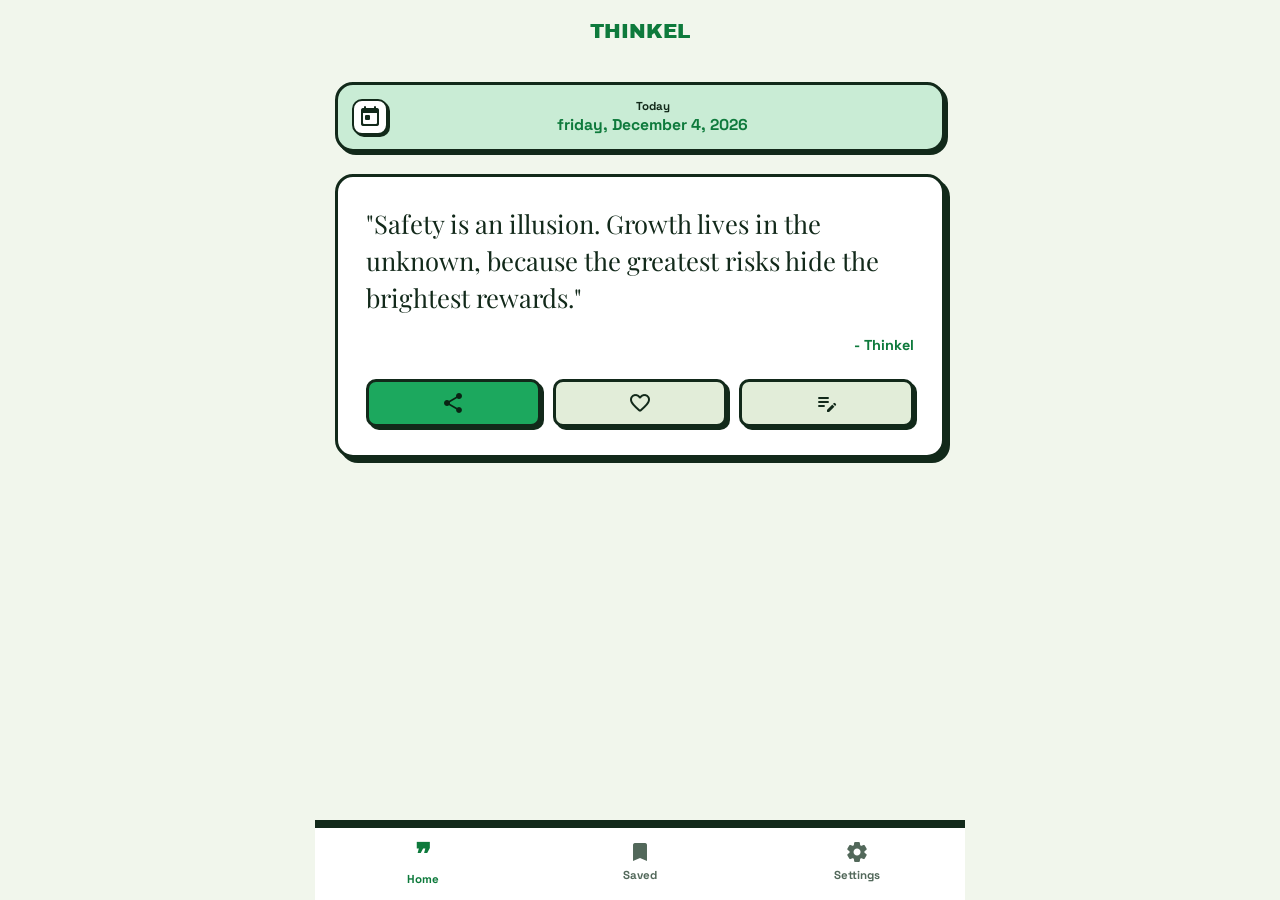
<file: index.html>
<!DOCTYPE html>
<html lang="en">
<head>
    <meta charset="UTF-8">
    <meta name="viewport" content="width=device-width, initial-scale=1.0, viewport-fit=cover">
    <meta name="mobile-web-app-capable" content="yes">
    <meta name="apple-mobile-web-app-capable" content="yes">
    <meta name="apple-mobile-web-app-status-bar-style" content="black-translucent">
    <meta name="theme-color" content="#F1F6EC">
    <link rel="manifest" href="manifest.json">
    <link rel="icon" href="data:image/svg+xml,%3Csvg xmlns='http://www.w3.org/2000/svg' viewBox='0 0 32 32'%3E%3Crect x='2' y='4' width='27' height='27' rx='6' fill='%231CA85E'/%3E%3Crect x='5' y='1' width='27' height='27' rx='6' fill='%23FFFFFF' stroke='%2312291A' stroke-width='2'/%3E%3Ctext x='18' y='21' font-size='15' font-family='Arial Black,Arial,sans-serif' font-weight='900' text-anchor='middle' fill='%2312291A'%3ET%3C/text%3E%3C/svg%3E">
    <link rel="apple-touch-icon" href="icons/icon-192x192.png">

    <title>Thinkel – Daily Inspiration | Dnevna inspiracija</title>
    <meta name="description" content="A new thought-provoking quote every day — save favorites, write private notes and share any quote as a 9:16 image. Free bilingual (EN/SI) PWA.">
    <link rel="canonical" href="https://thinkel.labram.workers.dev/">

    <!-- Open Graph -->
    <meta property="og:type" content="website">
    <meta property="og:site_name" content="Thinkel">
    <meta property="og:url" content="https://thinkel.labram.workers.dev/">
    <meta property="og:title" content="Thinkel – Daily Inspiration | Dnevna inspiracija">
    <meta property="og:description" content="A new quote every day, favorites, notes and a wallpaper editor. | Vsak dan nov citat za razmislek, priljubljeni citati, zapiski in urejevalnik ozadij.">
    <meta property="og:image" content="https://thinkel.labram.workers.dev/og-image.png">
    <meta property="og:image:width" content="1200">
    <meta property="og:image:height" content="630">
    <meta property="og:image:alt" content="Thinkel – dnevna inspiracija | daily inspiration">
    <meta property="og:locale" content="en_US">
    <meta property="og:locale:alternate" content="sl_SI">

    <!-- Twitter Card -->
    <meta name="twitter:card" content="summary_large_image">
    <meta name="twitter:title" content="Thinkel – Daily Inspiration | Dnevna inspiracija">
    <meta name="twitter:description" content="A new quote every day. | Vsak dan nov citat za razmislek.">
    <meta name="twitter:image" content="https://thinkel.labram.workers.dev/og-image.png">

    <!-- Structured data -->
    <script type="application/ld+json">
    {
      "@context": "https://schema.org",
      "@type": "WebApplication",
      "name": "Thinkel",
      "alternateName": "Thinkel – Dnevna inspiracija",
      "url": "https://thinkel.labram.workers.dev/",
      "applicationCategory": "LifestyleApplication",
      "operatingSystem": "Any",
      "description": "A new thought-provoking quote every day, a personal journal and a wallpaper editor. Bilingual PWA (EN/SI).",
      "inLanguage": "en",
      "isAccessibleForFree": true,
      "offers": {
        "@type": "Offer",
        "price": "0",
        "priceCurrency": "EUR"
      }
    }
    </script>

    <link rel="preconnect" href="https://fonts.googleapis.com">
    <link rel="preconnect" href="https://fonts.gstatic.com" crossorigin>
    <link href="https://fonts.googleapis.com/icon?family=Material+Icons+Round" rel="stylesheet">
    <link href="https://fonts.googleapis.com/css2?family=Archivo+Black&family=Space+Grotesk:wght@400;500;700&family=Playfair+Display:ital,wght@0,400;0,700;1,400&display=swap" rel="stylesheet">
    <link rel="stylesheet" href="css/style.css?v=12">
</head>
<body data-page="home">

    <div id="app-container">
        <header>
            <h1>Thinkel</h1>
        </header>

        <main>
            <div class="card date-card">
                <button class="date-picker-btn" onclick="openDatePicker()" aria-label="Choose date">
                    <span class="material-icons-round" aria-hidden="true">today</span>
                </button>
                <div class="date-content">
                    <div id="date-label" class="date-label" data-i18n="today">Today</div>
                    <div id="current-date" class="date-text">...</div>
                </div>
                <input type="date" id="hidden-date-input" onchange="handleDateChange(this.value)" tabindex="-1" aria-label="Change date" style="opacity: 0; position: absolute; pointer-events: none; width:1px; height:1px;">
            </div>

            <div class="card">
                <div id="quote-content-wrapper">
                    <div id="daily-quote-text" class="quote-text">...</div>
                    <div id="daily-quote-author" class="quote-author"></div>
                    <div id="daily-quote-source" class="quote-source" style="display:none;"></div>
                    <div class="action-buttons">
                        <button class="action-btn primary" onclick="onShareClick()" aria-label="Share quote">
                            <span class="material-icons-round" aria-hidden="true">share</span>
                        </button>
                        <button id="btn-fav-daily" class="action-btn fav" onclick="toggleFavorite(currentQuote.id)" aria-label="Save to favorites">
                            <span class="material-icons-round" aria-hidden="true">favorite_border</span>
                        </button>
                        <button class="action-btn" onclick="openNotesModal()" aria-label="Add a thought">
                            <span class="material-icons-round" aria-hidden="true">edit_note</span>
                        </button>
                    </div>
                </div>
            </div>
        </main>

        <!-- Bottom Navigation -->
        <nav class="bottom-nav">
            <a href="./" class="nav-item active">
                <span class="nav-quote-icon" aria-hidden="true">❞</span>
                <span data-i18n="nav_today">Home</span>
            </a>
            <a href="saved" class="nav-item">
                <span class="material-icons-round" aria-hidden="true">bookmark</span>
                <span data-i18n="nav_saved">Saved</span>
            </a>
            <a href="settings" class="nav-item">
                <span class="material-icons-round" aria-hidden="true">settings</span>
                <span data-i18n="nav_settings">Settings</span>
            </a>
        </nav>
    </div>

    <!-- Notes Modal -->
    <div id="notes-modal" class="modal-overlay" role="dialog" aria-modal="true" aria-labelledby="notes-modal-title">
        <div class="modal-card">
            <div class="modal-header">
                <h3 class="modal-title" id="notes-modal-title" data-i18n="my_thoughts">My Thoughts</h3>
                <button class="btn btn-icon-only btn-secondary" style="width:auto;" onclick="closeNotesModal()">
                    <span class="material-icons-round" aria-hidden="true">close</span>
                </button>
            </div>
            <div id="modal-quote-ref" class="modal-quote-ref">
                <span id="modal-quote-text" class="modal-quote-text">...</span>
                <span id="modal-quote-author" class="modal-quote-author">...</span>
            </div>

            <textarea id="modal-note-input" class="modal-note-area" placeholder="..." oninput="saveNoteFromModal()"></textarea>
            <button class="btn btn-primary" onclick="closeNotesModal()" data-i18n="save_close">Save & Close</button>
        </div>
    </div>

    <!-- Share Modal -->
    <div id="share-modal" class="modal-overlay" role="dialog" aria-modal="true" aria-labelledby="share-modal-title">
        <div class="modal-card">
            <div class="modal-header">
                <h3 class="modal-title" id="share-modal-title" data-i18n="share_quote">Share Quote</h3>
                <button class="btn btn-icon-only btn-secondary" style="width:auto;" onclick="closeShareModal()">
                    <span class="material-icons-round" aria-hidden="true">close</span>
                </button>
            </div>
            <div id="share-quote-ref" class="modal-quote-ref">
                <span id="share-quote-text" class="modal-quote-text">...</span>
                <span id="share-quote-author" class="modal-quote-author">...</span>
            </div>

            <div class="share-options">
                <button class="share-option" onclick="shareDesktopAction('download')">
                    <span class="share-icon si-download"><span class="material-icons-round" aria-hidden="true">download</span></span>
                    <span class="share-label" data-i18n="share_download">Download image</span>
                    <span class="share-hint" data-i18n="share_hint_download">9:16 image</span>
                </button>
                <button class="share-option" onclick="shareDesktopAction('copy')">
                    <span class="share-icon si-copy"><span class="material-icons-round" aria-hidden="true">content_copy</span></span>
                    <span class="share-label" data-i18n="share_copy_text">Copy quote</span>
                    <span class="share-hint" data-i18n="share_hint_text">text + link</span>
                </button>
            </div>

            <p class="share-note" data-i18n="share_note">The image is 9:16 — perfect for an Instagram story or wallpaper. On phones, the Share button opens the system share sheet right away, with the image and the quote.</p>
        </div>
    </div>

    <!-- Toast -->
    <div id="toast" class="toast" role="status" aria-live="polite">
        <span class="material-icons-round toast-icon" aria-hidden="true">check_circle</span>
        <span id="toast-message">Message</span>
    </div>

    <script src="js/app.js?v=12"></script>
    <script>
        function openDatePicker() {
            const input = document.getElementById('hidden-date-input');
            if (input.showPicker) {
                try {
                    input.showPicker();
                } catch (e) {
                    input.click();
                }
            } else {
                input.click();
            }
        }

        // Initialize home page
        document.addEventListener('DOMContentLoaded', () => {
            loadSettings();
            loadDate();
            loadDailyQuote();
            updateTexts();
        });
    </script>
</body>
</html>
</file>
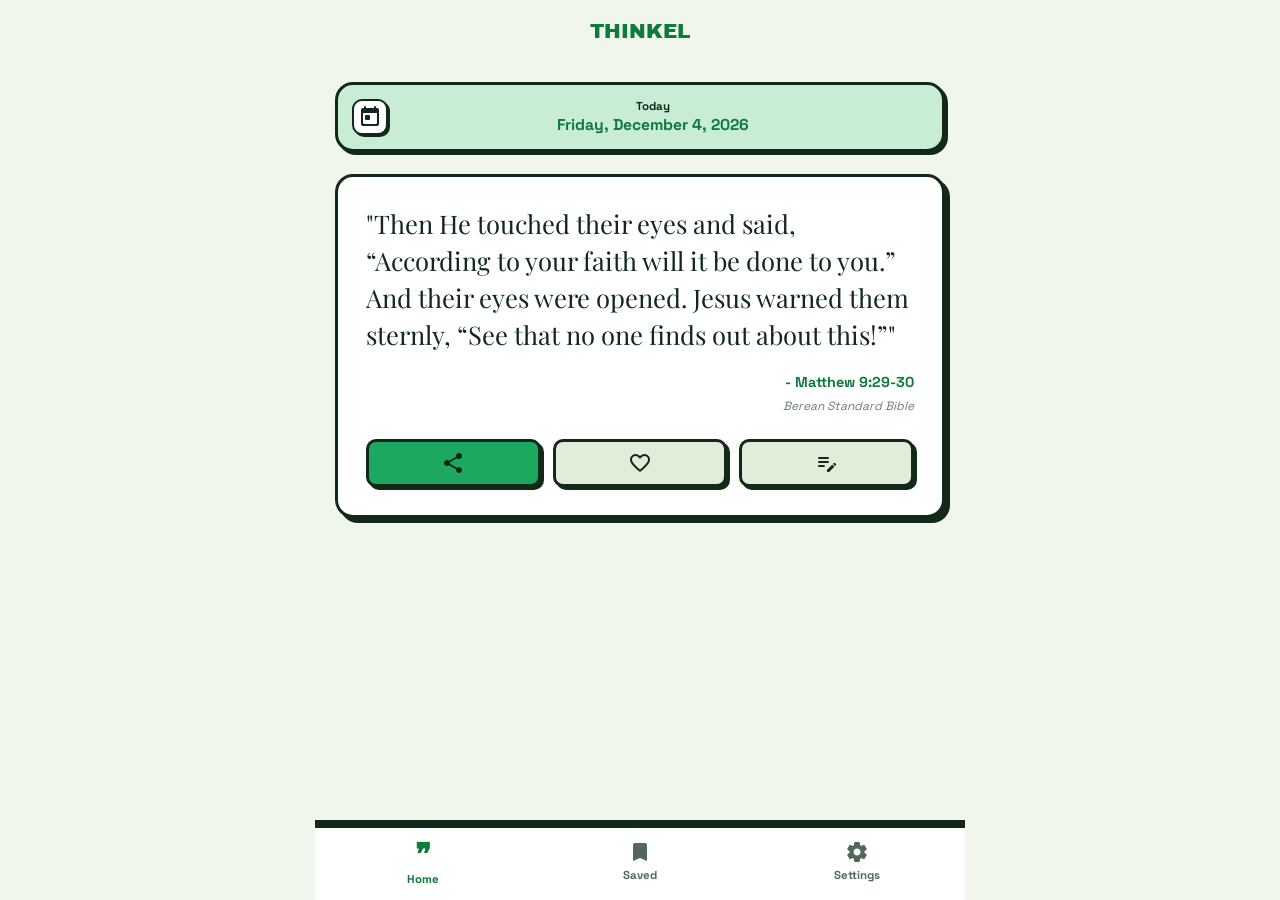
<file: public/index.html>
<!DOCTYPE html>
<html lang="en">
<head>
    <meta charset="UTF-8">
    <meta name="viewport" content="width=device-width, initial-scale=1.0, viewport-fit=cover">
    <meta name="mobile-web-app-capable" content="yes">
    <meta name="apple-mobile-web-app-capable" content="yes">
    <meta name="apple-mobile-web-app-status-bar-style" content="black-translucent">
    <meta name="theme-color" content="#F1F6EC">
    <link rel="manifest" href="manifest.json">
    <link rel="icon" href="data:image/svg+xml,%3Csvg xmlns='http://www.w3.org/2000/svg' viewBox='0 0 32 32'%3E%3Crect x='2' y='4' width='27' height='27' rx='6' fill='%231CA85E'/%3E%3Crect x='5' y='1' width='27' height='27' rx='6' fill='%23FFFFFF' stroke='%2312291A' stroke-width='2'/%3E%3Ctext x='18' y='21' font-size='15' font-family='Arial Black,Arial,sans-serif' font-weight='900' text-anchor='middle' fill='%2312291A'%3ET%3C/text%3E%3C/svg%3E">
    <link rel="apple-touch-icon" href="icons/icon-192x192.png">

    <title>Thinkel – Daily Gospel Verse</title>
    <meta name="description" content="A daily Bible verse — the Gospel passage of the day from the Berean Standard Bible (BSB). Save favorites, write private notes and share it as a 9:16 image. Free web app and PWA.">
    <meta name="keywords" content="daily bible verse, gospel of the day, daily gospel, berean standard bible, bsb, scripture, bible passages, liturgical calendar, christian web app, bible pwa">
    <meta name="author" content="Lovro Abram">
    <link rel="canonical" href="https://thinkel.labram.workers.dev/">

    <!-- Open Graph -->
    <meta property="og:type" content="website">
    <meta property="og:site_name" content="Thinkel">
    <meta property="og:url" content="https://thinkel.labram.workers.dev/">
    <meta property="og:title" content="Thinkel – Daily Gospel Verse">
    <meta property="og:description" content="A Gospel verse every day — favorites, notes and a wallpaper editor. Free Bible web app.">
    <meta property="og:image" content="https://thinkel.labram.workers.dev/og-image.png">
    <meta property="og:image:width" content="1200">
    <meta property="og:image:height" content="630">
    <meta property="og:image:alt" content="Thinkel – daily Gospel verse, Berean Standard Bible">
    <meta property="og:locale" content="en_US">

    <!-- Twitter Card -->
    <meta name="twitter:card" content="summary_large_image">
    <meta name="twitter:title" content="Thinkel – Daily Gospel Verse">
    <meta name="twitter:description" content="A Gospel verse every day — from the Berean Standard Bible.">
    <meta name="twitter:image" content="https://thinkel.labram.workers.dev/og-image.png">

    <!-- Structured data -->
    <script type="application/ld+json">
    {
      "@context": "https://schema.org",
      "@type": "WebApplication",
      "name": "Thinkel",
      "alternateName": "Thinkel – Daily Gospel Verse",
      "url": "https://thinkel.labram.workers.dev/",
      "applicationCategory": "LifestyleApplication",
      "operatingSystem": "Any",
      "description": "A Bible (Gospel) verse every day from the Berean Standard Bible (public domain), following the daily liturgical calendar. Save favorites, write notes and create wallpapers. Free English-language PWA.",
      "inLanguage": "en",
      "isAccessibleForFree": true,
      "offers": {
        "@type": "Offer",
        "price": "0",
        "priceCurrency": "EUR"
      }
    }
    </script>

    <link rel="preconnect" href="https://fonts.googleapis.com">
    <link rel="preconnect" href="https://fonts.gstatic.com" crossorigin>
    <link href="https://fonts.googleapis.com/icon?family=Material+Icons+Round" rel="stylesheet">
    <link href="https://fonts.googleapis.com/css2?family=Archivo+Black&family=Space+Grotesk:wght@400;500;700&family=Playfair+Display:ital,wght@0,400;0,700;1,400&display=swap" rel="stylesheet">
    <link rel="stylesheet" href="css/style.css?v=16">
</head>
<body data-page="home">

    <div id="app-container">
        <header>
            <h1>Thinkel</h1>
        </header>

        <main>
            <div class="card date-card">
                <button class="date-picker-btn" onclick="openDatePicker()" aria-label="Choose date">
                    <span class="material-icons-round" aria-hidden="true">today</span>
                </button>
                <div class="date-content">
                    <div id="date-label" class="date-label" data-i18n="today">Today</div>
                    <div id="current-date" class="date-text">...</div>
                </div>
                <input type="date" id="hidden-date-input" onchange="handleDateChange(this.value)" tabindex="-1" aria-label="Change date" style="opacity: 0; position: absolute; pointer-events: none; width:1px; height:1px;">
            </div>

            <div class="card">
                <div id="quote-content-wrapper">
                    <div id="daily-quote-text" class="quote-text">...</div>
                    <div id="daily-quote-author" class="quote-author"></div>
                    <div id="daily-quote-source" class="quote-source" style="display:none;"></div>
                    <div class="action-buttons">
                        <button class="action-btn primary" onclick="onShareClick()" aria-label="Share passage">
                            <span class="material-icons-round" aria-hidden="true">share</span>
                        </button>
                        <button id="btn-fav-daily" class="action-btn fav" onclick="toggleFavorite(currentQuote.id)" aria-label="Save to favorites">
                            <span class="material-icons-round" aria-hidden="true">favorite_border</span>
                        </button>
                        <button class="action-btn" onclick="openNotesModal()" aria-label="Add a thought">
                            <span class="material-icons-round" aria-hidden="true">edit_note</span>
                        </button>
                    </div>
                </div>
            </div>
        </main>

        <!-- Bottom Navigation -->
        <nav class="bottom-nav">
            <a href="./" class="nav-item active">
                <span class="nav-quote-icon" aria-hidden="true">❞</span>
                <span data-i18n="nav_today">Home</span>
            </a>
            <a href="saved" class="nav-item">
                <span class="material-icons-round" aria-hidden="true">bookmark</span>
                <span data-i18n="nav_saved">Saved</span>
            </a>
            <a href="settings" class="nav-item">
                <span class="material-icons-round" aria-hidden="true">settings</span>
                <span data-i18n="nav_settings">Settings</span>
            </a>
        </nav>
    </div>

    <!-- Notes Modal -->
    <div id="notes-modal" class="modal-overlay" role="dialog" aria-modal="true" aria-labelledby="notes-modal-title">
        <div class="modal-card">
            <div class="modal-header">
                <h3 class="modal-title" id="notes-modal-title" data-i18n="my_thoughts">My Thoughts</h3>
                <button class="btn btn-icon-only btn-secondary" style="width:auto;" onclick="closeNotesModal()">
                    <span class="material-icons-round" aria-hidden="true">close</span>
                </button>
            </div>
            <div id="modal-quote-ref" class="modal-quote-ref">
                <span id="modal-quote-text" class="modal-quote-text">...</span>
                <span id="modal-quote-author" class="modal-quote-author">...</span>
            </div>

            <textarea id="modal-note-input" class="modal-note-area" placeholder="..." oninput="saveNoteFromModal()"></textarea>
            <button class="btn btn-primary" onclick="closeNotesModal()" data-i18n="save_close">Save & Close</button>
        </div>
    </div>

    <!-- Share Modal -->
    <div id="share-modal" class="modal-overlay" role="dialog" aria-modal="true" aria-labelledby="share-modal-title">
        <div class="modal-card">
            <div class="modal-header">
                <h3 class="modal-title" id="share-modal-title" data-i18n="share_quote">Share Passage</h3>
                <button class="btn btn-icon-only btn-secondary" style="width:auto;" onclick="closeShareModal()">
                    <span class="material-icons-round" aria-hidden="true">close</span>
                </button>
            </div>
            <div id="share-quote-ref" class="modal-quote-ref">
                <span id="share-quote-text" class="modal-quote-text">...</span>
                <span id="share-quote-author" class="modal-quote-author">...</span>
            </div>

            <div class="share-options">
                <button class="share-option" onclick="shareDesktopAction('download')">
                    <span class="share-icon si-download"><span class="material-icons-round" aria-hidden="true">download</span></span>
                    <span class="share-label" data-i18n="share_download">Download image</span>
                    <span class="share-hint" data-i18n="share_hint_download">9:16 image</span>
                </button>
                <button class="share-option" onclick="shareDesktopAction('copy')">
                    <span class="share-icon si-copy"><span class="material-icons-round" aria-hidden="true">content_copy</span></span>
                    <span class="share-label" data-i18n="share_copy_text">Copy passage</span>
                    <span class="share-hint" data-i18n="share_hint_text">text + link</span>
                </button>
            </div>

            <p class="share-note" data-i18n="share_note">The image is 9:16 — perfect for an Instagram story or wallpaper. On phones, the Share button opens the system share sheet right away, with the image and the passage.</p>
        </div>
    </div>

    <!-- Toast -->
    <div id="toast" class="toast" role="status" aria-live="polite">
        <span class="material-icons-round toast-icon" aria-hidden="true">check_circle</span>
        <span id="toast-message">Message</span>
    </div>

    <script src="js/app.js?v=16"></script>
    <script>
        function openDatePicker() {
            const input = document.getElementById('hidden-date-input');
            if (input.showPicker) {
                try {
                    input.showPicker();
                } catch (e) {
                    input.click();
                }
            } else {
                input.click();
            }
        }

        // Initialize home page
        document.addEventListener('DOMContentLoaded', () => {
            loadSettings();
            loadDate();
            loadDailyQuote();
            updateTexts();
        });
    </script>
</body>
</html>
</file>
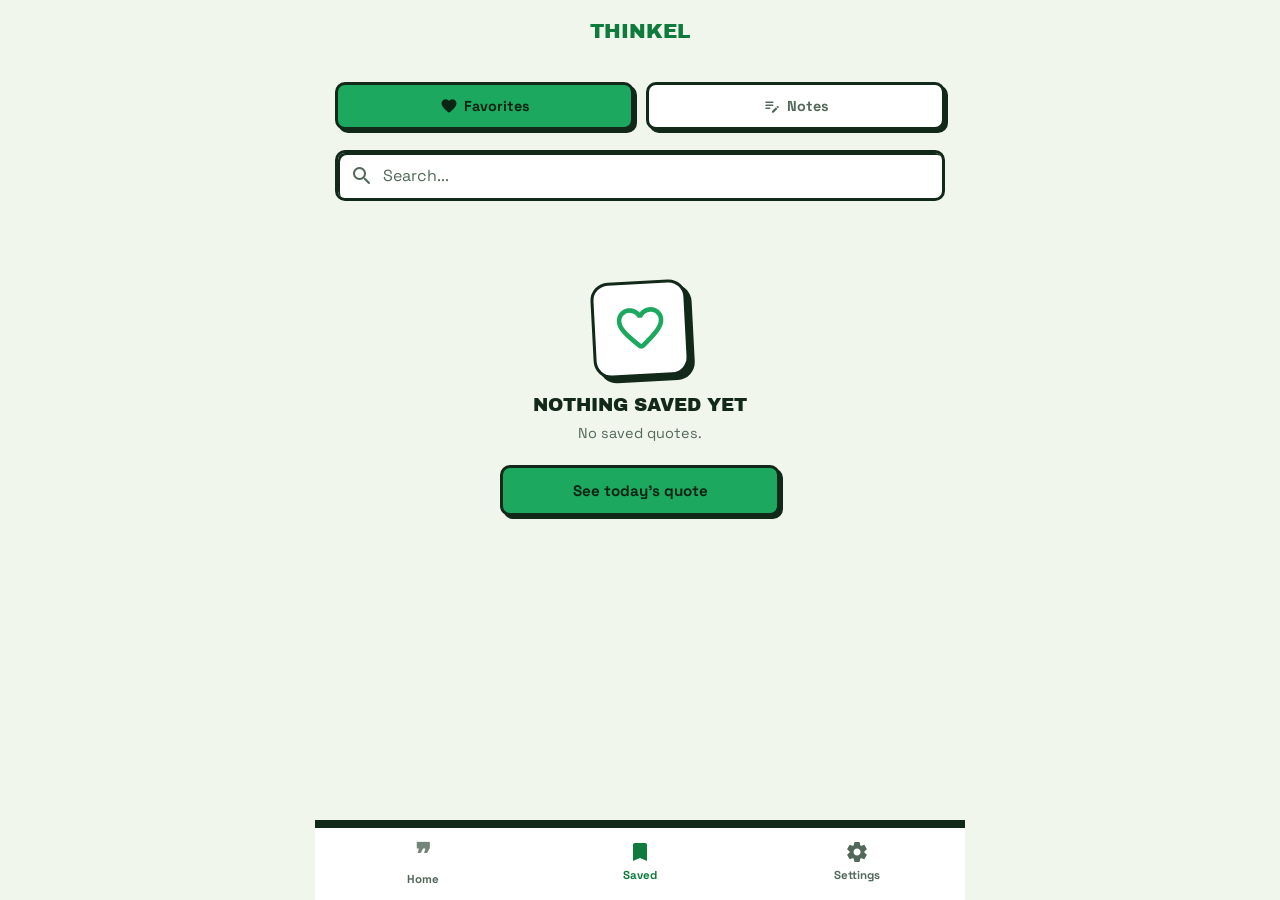
<file: saved.html>
<!DOCTYPE html>
<html lang="en">
<head>
    <meta charset="UTF-8">
    <meta name="viewport" content="width=device-width, initial-scale=1.0, viewport-fit=cover">
    <meta name="mobile-web-app-capable" content="yes">
    <meta name="apple-mobile-web-app-capable" content="yes">
    <meta name="apple-mobile-web-app-status-bar-style" content="black-translucent">
    <meta name="theme-color" content="#F1F6EC">
    <link rel="manifest" href="manifest.json">
    <link rel="icon" href="data:image/svg+xml,%3Csvg xmlns='http://www.w3.org/2000/svg' viewBox='0 0 32 32'%3E%3Crect x='2' y='4' width='27' height='27' rx='6' fill='%231CA85E'/%3E%3Crect x='5' y='1' width='27' height='27' rx='6' fill='%23FFFFFF' stroke='%2312291A' stroke-width='2'/%3E%3Ctext x='18' y='21' font-size='15' font-family='Arial Black,Arial,sans-serif' font-weight='900' text-anchor='middle' fill='%2312291A'%3ET%3C/text%3E%3C/svg%3E">
    <link rel="apple-touch-icon" href="icons/icon-192x192.png">
    
    <title>Saved | Shranjeno – Thinkel</title>
    <meta name="description" content="Your saved quotes and personal notes in the Thinkel app.">
    <meta name="robots" content="noindex, follow">
    <link rel="canonical" href="https://thinkel.labram.workers.dev/saved">
    
    <!-- Open Graph -->
    <meta property="og:type" content="website">
    <meta property="og:site_name" content="Thinkel">
    <meta property="og:url" content="https://thinkel.labram.workers.dev/saved">
    <meta property="og:title" content="Saved | Shranjeno – Thinkel">
    <meta property="og:description" content="Your saved quotes and personal notes. | Vaši shranjeni citati in osebni zapiski.">
    <meta property="og:image" content="https://thinkel.labram.workers.dev/og-image.png">
    <meta property="og:locale" content="en_US">
    <meta property="og:locale:alternate" content="sl_SI">
    
    <link rel="preconnect" href="https://fonts.googleapis.com">
    <link rel="preconnect" href="https://fonts.gstatic.com" crossorigin>
    <link href="https://fonts.googleapis.com/icon?family=Material+Icons+Round" rel="stylesheet">
    <link href="https://fonts.googleapis.com/css2?family=Archivo+Black&family=Space+Grotesk:wght@400;500;700&family=Playfair+Display:ital,wght@0,400;0,700;1,400&display=swap" rel="stylesheet">
    <link rel="stylesheet" href="css/style.css?v=12">
</head>
<body data-page="saved">

    <div id="app-container">
        <header>
            <h1>Thinkel</h1>
        </header>

        <main>
            <h2 class="vh" data-i18n="nav_saved">Saved</h2>
            <div class="saved-tabs" role="tablist" aria-label="Saved content">
                <button type="button" class="saved-tab active" id="tab-fav" role="tab" aria-selected="true" aria-controls="saved-favorites-container" onclick="switchSavedTab('fav')">
                    <span class="material-icons-round" aria-hidden="true">favorite</span>
                    <span data-i18n="favorites">Favorites</span>
                </button>
                <button type="button" class="saved-tab" id="tab-notes" role="tab" aria-selected="false" aria-controls="saved-notes-container" onclick="switchSavedTab('notes')">
                    <span class="material-icons-round" aria-hidden="true">edit_note</span>
                    <span data-i18n="notes">Notes</span>
                </button>
            </div>

            <div class="search-container">
                <div class="search-input-wrapper">
                    <span class="material-icons-round" aria-hidden="true">search</span>
                    <input type="text" id="search-input" class="search-input" placeholder="Search..." oninput="handleSearch(this.value)">
                </div>
            </div>

            <div id="saved-favorites-container" role="tabpanel" aria-labelledby="tab-fav">
                <div id="favorites-list"></div>
                <div id="no-favorites" class="empty-state" style="display:none;">
                    <span class="material-icons-round empty-icon" aria-hidden="true">favorite_border</span>
                    <div class="empty-title" data-i18n="empty_fav_title">Nothing saved yet</div>
                    <p data-i18n="no_fav">No saved quotes.</p>
                    <a href="./" class="btn btn-primary" data-i18n="empty_cta">See today's quote</a>
                </div>
            </div>

            <div id="saved-notes-container" role="tabpanel" aria-labelledby="tab-notes" style="display: none;">
                <div id="notes-list"></div>
                <div id="no-notes" class="empty-state" style="display:none;">
                    <span class="material-icons-round empty-icon" aria-hidden="true">edit_note</span>
                    <div class="empty-title" data-i18n="empty_notes_title">No thoughts yet</div>
                    <p data-i18n="no_notes">No thoughts written.</p>
                    <a href="./" class="btn btn-primary" data-i18n="empty_cta">See today's quote</a>
                </div>
            </div>
        </main>

        <!-- Bottom Navigation -->
        <nav class="bottom-nav">
            <a href="./" class="nav-item">
                <span class="nav-quote-icon" aria-hidden="true">❞</span>
                <span data-i18n="nav_today">Home</span>
            </a>
            <a href="saved" class="nav-item active">
                <span class="material-icons-round" aria-hidden="true">bookmark</span>
                <span data-i18n="nav_saved">Saved</span>
            </a>
            <a href="settings" class="nav-item">
                <span class="material-icons-round" aria-hidden="true">settings</span>
                <span data-i18n="nav_settings">Settings</span>
            </a>
        </nav>
    </div>

    <!-- Notes Modal -->
    <div id="notes-modal" class="modal-overlay" role="dialog" aria-modal="true" aria-labelledby="notes-modal-title">
        <div class="modal-card">
            <div class="modal-header">
                <h3 class="modal-title" id="notes-modal-title" data-i18n="my_thoughts">My Thoughts</h3>
                <button class="btn btn-icon-only btn-secondary" style="width:auto;" onclick="closeNotesModal()">
                    <span class="material-icons-round" aria-hidden="true">close</span>
                </button>
            </div>
            <div id="modal-quote-ref" class="modal-quote-ref">
                <span id="modal-quote-text" class="modal-quote-text">...</span>
                <span id="modal-quote-author" class="modal-quote-author">...</span>
            </div>
            
            <textarea id="modal-note-input" class="modal-note-area" placeholder="..." oninput="saveNoteFromModal()"></textarea>
            <button class="btn btn-primary" onclick="closeNotesModal()" data-i18n="save_close">Save & Close</button>
        </div>
    </div>

    <!-- Delete Modal -->
    <div id="delete-modal" class="modal-overlay" role="dialog" aria-modal="true" aria-labelledby="delete-modal-title" onclick="closeDeleteModal(event)">
        <div class="modal-card">
            <span class="material-icons-round" aria-hidden="true" style="color:var(--red); font-size:48px; display:block; width:100%; text-align:center; margin-bottom:15px;">warning</span>
            <h3 class="modal-title" style="text-align:center;" id="delete-modal-title" data-i18n="delete_confirm_title">Remove Favorite?</h3>
            <p style="color:var(--ink-soft); margin-bottom:25px; text-align:center;" id="delete-modal-text" data-i18n="delete_confirm_text">Are you sure you want to remove this quote from your favorites?</p>
            <div style="display:flex; flex-direction:column; gap:10px;">
                <button class="btn btn-secondary" onclick="closeDeleteModal(null, true)" data-i18n="cancel">Cancel</button>
                <button class="btn btn-danger" id="confirm-delete-btn" onclick="confirmDelete()" data-i18n="delete_yes">Yes, Delete</button>
            </div>
        </div>
    </div>

    <!-- Toast -->
    <div id="toast" class="toast" role="status" aria-live="polite">
        <span class="material-icons-round toast-icon" aria-hidden="true">check_circle</span>
        <span id="toast-message">Message</span>
    </div>

    <script src="js/app.js?v=12"></script>
    <script>
        // Initialize saved page
        document.addEventListener('DOMContentLoaded', () => {
            loadSettings();
            updateTexts();
            document.getElementById('search-input').value = "";
            searchQuery = "";
            renderSaved();
        });
    </script>
</body>
</html>
</file>
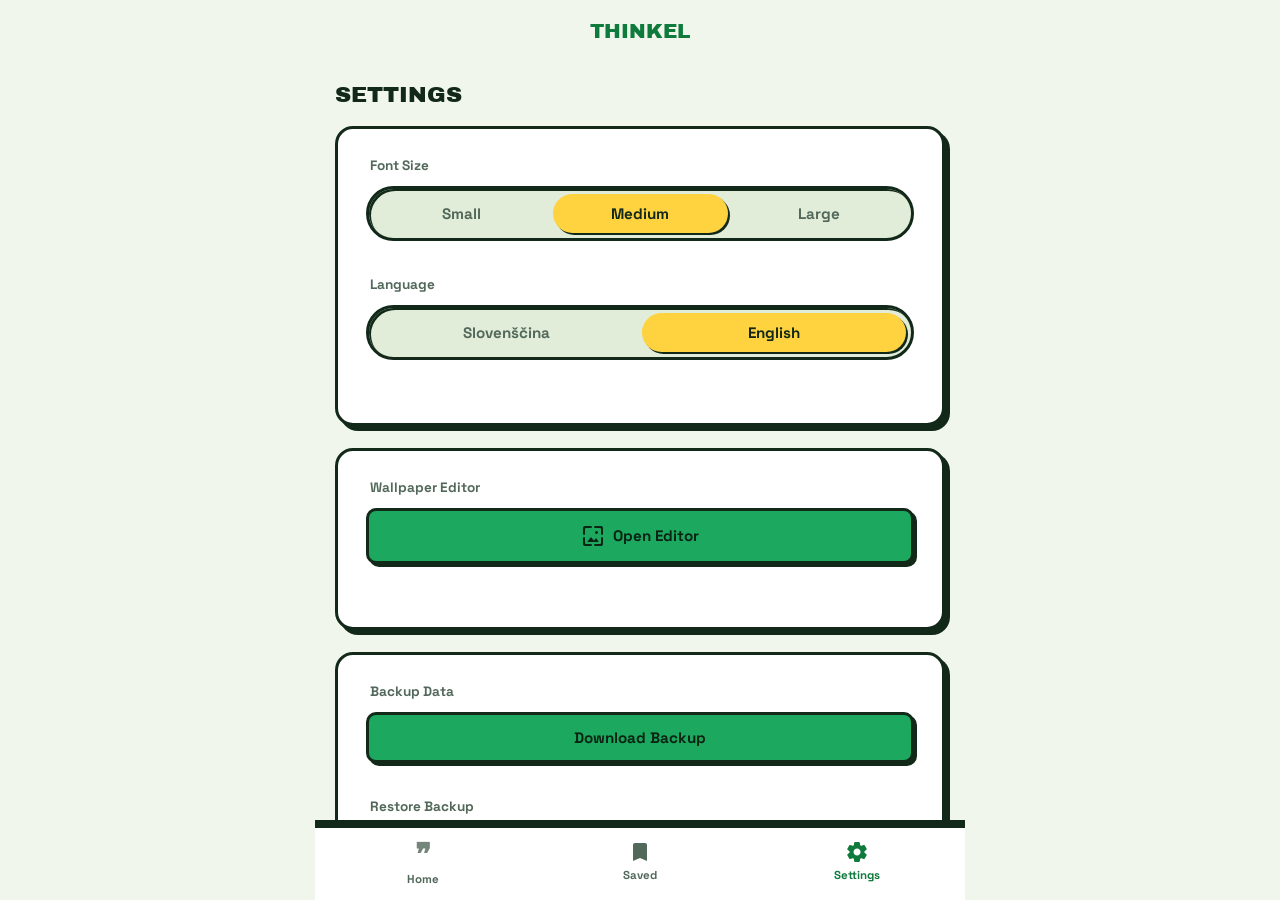
<file: settings.html>
<!DOCTYPE html>
<html lang="en">
<head>
    <meta charset="UTF-8">
    <meta name="viewport" content="width=device-width, initial-scale=1.0, viewport-fit=cover">
    <meta name="mobile-web-app-capable" content="yes">
    <meta name="apple-mobile-web-app-capable" content="yes">
    <meta name="apple-mobile-web-app-status-bar-style" content="black-translucent">
    <meta name="theme-color" content="#F1F6EC">
    <link rel="manifest" href="manifest.json">
    <link rel="icon" href="data:image/svg+xml,%3Csvg xmlns='http://www.w3.org/2000/svg' viewBox='0 0 32 32'%3E%3Crect x='2' y='4' width='27' height='27' rx='6' fill='%231CA85E'/%3E%3Crect x='5' y='1' width='27' height='27' rx='6' fill='%23FFFFFF' stroke='%2312291A' stroke-width='2'/%3E%3Ctext x='18' y='21' font-size='15' font-family='Arial Black,Arial,sans-serif' font-weight='900' text-anchor='middle' fill='%2312291A'%3ET%3C/text%3E%3C/svg%3E">
    <link rel="apple-touch-icon" href="icons/icon-192x192.png">
    
    <title>Settings | Nastavitve – Thinkel</title>
    <meta name="description" content="Thinkel app settings: font size, language, wallpaper editor, backup.">
    <meta name="robots" content="noindex, follow">
    <link rel="canonical" href="https://thinkel.labram.workers.dev/settings">
    
    <!-- Open Graph -->
    <meta property="og:type" content="website">
    <meta property="og:site_name" content="Thinkel">
    <meta property="og:url" content="https://thinkel.labram.workers.dev/settings">
    <meta property="og:title" content="Settings | Nastavitve – Thinkel">
    <meta property="og:description" content="Thinkel app settings. | Nastavitve aplikacije Thinkel.">
    <meta property="og:image" content="https://thinkel.labram.workers.dev/og-image.png">
    <meta property="og:locale" content="en_US">
    <meta property="og:locale:alternate" content="sl_SI">
    
    <link rel="preconnect" href="https://fonts.googleapis.com">
    <link rel="preconnect" href="https://fonts.gstatic.com" crossorigin>
    <link href="https://fonts.googleapis.com/icon?family=Material+Icons+Round" rel="stylesheet">
    <link href="https://fonts.googleapis.com/css2?family=Archivo+Black&family=Space+Grotesk:wght@400;500;700&family=Playfair+Display:ital,wght@0,400;0,700;1,400&display=swap" rel="stylesheet">
    <link rel="stylesheet" href="css/style.css?v=12">
</head>
<body data-page="settings">

    <div id="app-container">
        <header>
            <h1>Thinkel</h1>
        </header>

        <main>
            <h2 style="margin-top:0; font-size: 1.4rem; color: var(--ink); font-family: var(--font-display); font-weight: 400; text-transform: uppercase;" data-i18n="settings">Settings</h2>
            
            <div id="install-pwa-btn" class="card" style="display: none; align-items: center; justify-content: space-between; border-color: var(--green); padding: 20px;">
                <div style="display: flex; align-items: center; gap: 15px;">
                    <span class="material-icons-round" aria-hidden="true" style="color: var(--accent-color); font-size: 32px;">download_for_offline</span>
                    <div>
                        <div style="font-weight: 700; color: var(--text-primary);" data-i18n="pwa_install_title">Download App</div>
                        <div style="font-size: 0.8rem; color: var(--text-secondary);" data-i18n="pwa_install_desc">Use Thinkel anywhere, even offline.</div>
                    </div>
                </div>
                <button class="btn btn-primary" onclick="installPWA()" style="width: auto; padding: 10px 20px;" data-i18n="pwa_install_btn">Install</button>
            </div>

            <div class="card">
                <div class="setting-item">
                    <label class="setting-label" id="font-size-label" data-i18n="font_size">Font Size</label>
                    <div class="segment-control" id="font-control" role="radiogroup" aria-labelledby="font-size-label">
                        <div class="segment-pill" aria-hidden="true"></div>
                        <button type="button" class="segment-opt" role="radio" aria-checked="false" data-value="small" onclick="changeFontSize('small')" data-i18n="small">Small</button>
                        <button type="button" class="segment-opt" role="radio" aria-checked="false" data-value="medium" onclick="changeFontSize('medium')" data-i18n="medium">Medium</button>
                        <button type="button" class="segment-opt" role="radio" aria-checked="false" data-value="large" onclick="changeFontSize('large')" data-i18n="large">Large</button>
                    </div>
                </div>

                <div class="setting-item">
                    <label class="setting-label" id="lang-label" data-i18n="language">Language</label>
                    <div class="segment-control" id="lang-control" role="radiogroup" aria-labelledby="lang-label">
                        <div class="segment-pill" aria-hidden="true"></div>
                        <button type="button" class="segment-opt" role="radio" aria-checked="false" data-value="sl" onclick="changeLanguage('sl')">Slovenščina</button>
                        <button type="button" class="segment-opt" role="radio" aria-checked="false" data-value="en" onclick="changeLanguage('en')">English</button>
                    </div>
                </div>
            </div>

            <div class="card">
                <div class="setting-item">
                    <span class="setting-label" data-i18n="wallpaper_editor">Wallpaper Editor</span>
                    <div class="setting-control">
                        <a href="wallpaper" class="btn btn-primary" style="text-decoration: none;">
                            <span class="material-icons-round" aria-hidden="true">wallpaper</span>
                            <span data-i18n="open_wallpaper">Open Editor</span>
                        </a>
                    </div>
                </div>
            </div>

            <div class="card">
                <div class="setting-item">
                    <span class="setting-label" data-i18n="backup">Backup Data</span>
                    <div class="setting-control">
                        <button class="btn btn-primary" onclick="exportBackup()" data-i18n="download_backup">Download Backup</button>
                    </div>
                </div>
                <div class="setting-item" style="border-bottom: none;">
                    <span class="setting-label" data-i18n="restore">Restore Backup</span>
                    <div class="setting-control">
                        <input type="file" id="restore-file" accept=".thinkel,.json" onchange="importBackup(this)">
                        <label for="restore-file" class="btn btn-secondary" data-i18n="restore">Restore Backup</label>
                    </div>
                </div>
            </div>
        </main>

        <!-- Bottom Navigation -->
        <nav class="bottom-nav">
            <a href="./" class="nav-item">
                <span class="nav-quote-icon" aria-hidden="true">❞</span>
                <span data-i18n="nav_today">Home</span>
            </a>
            <a href="saved" class="nav-item">
                <span class="material-icons-round" aria-hidden="true">bookmark</span>
                <span data-i18n="nav_saved">Saved</span>
            </a>
            <a href="settings" class="nav-item active">
                <span class="material-icons-round" aria-hidden="true">settings</span>
                <span data-i18n="nav_settings">Settings</span>
            </a>
        </nav>
    </div>

    <!-- Toast -->
    <div id="toast" class="toast" role="status" aria-live="polite">
        <span class="material-icons-round toast-icon" aria-hidden="true">check_circle</span>
        <span id="toast-message">Message</span>
    </div>

    <script src="js/app.js?v=12"></script>
    <script>
        // Initialize settings page
        document.addEventListener('DOMContentLoaded', () => {
            loadSettings();
            updateTexts();
            requestAnimationFrame(() => {
                updateControlUI('font-control', localStorage.getItem('fontSize') || 'medium');
                updateControlUI('lang-control', (typeof resolveInitialLang === 'function') ? resolveInitialLang() : (localStorage.getItem('lang') || 'en'));
            });
        });
    </script>
</body>
</html>
</file>
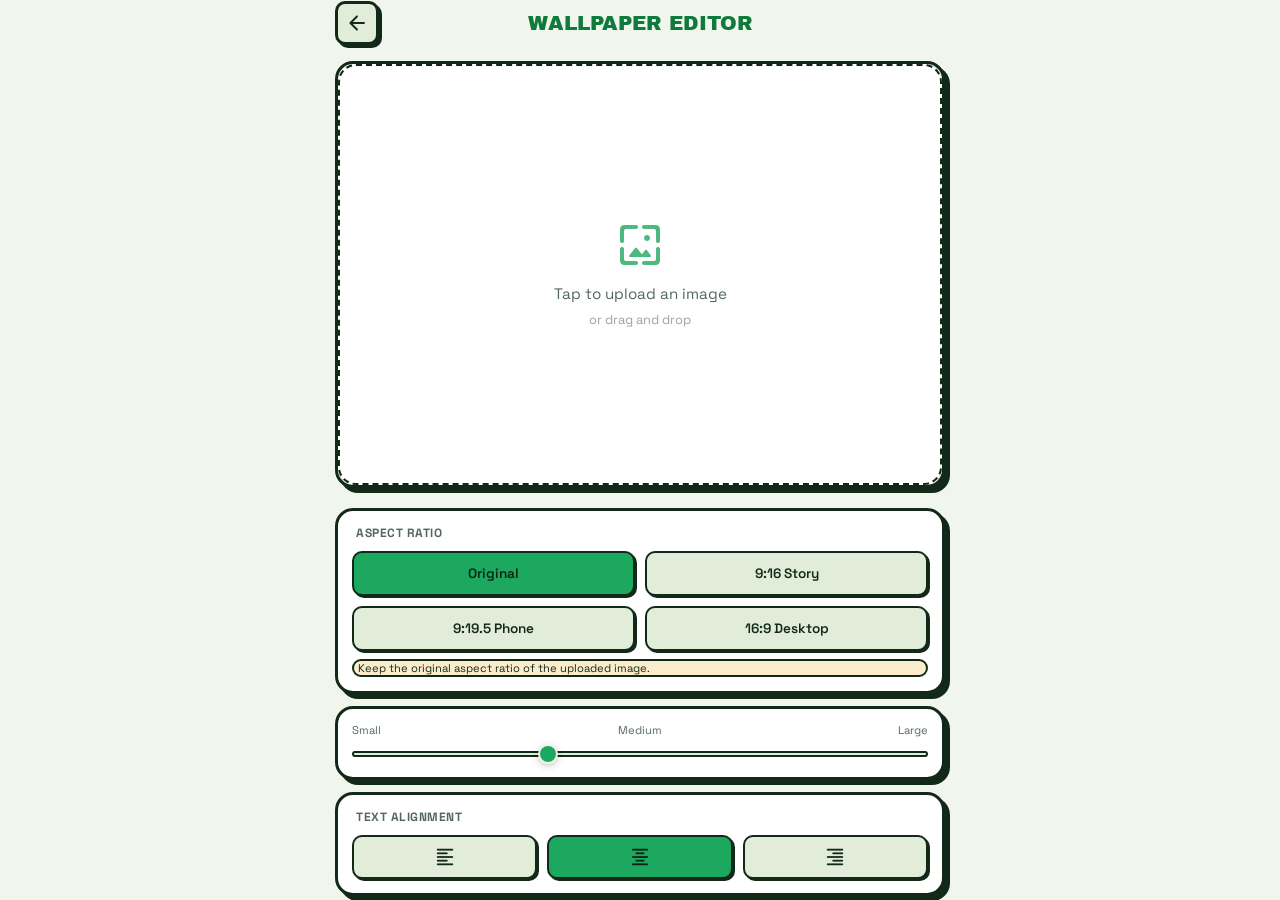
<file: wallpaper.html>
<!DOCTYPE html>
<html lang="en">
<head>
    <meta charset="UTF-8">
    <meta name="viewport" content="width=device-width, initial-scale=1.0, viewport-fit=cover">
    <meta name="mobile-web-app-capable" content="yes">
    <meta name="apple-mobile-web-app-capable" content="yes">
    <meta name="apple-mobile-web-app-status-bar-style" content="black-translucent">
    <meta name="theme-color" content="#F1F6EC">
    <link rel="manifest" href="manifest.json">
    <link rel="icon" href="data:image/svg+xml,%3Csvg xmlns='http://www.w3.org/2000/svg' viewBox='0 0 32 32'%3E%3Crect x='2' y='4' width='27' height='27' rx='6' fill='%231CA85E'/%3E%3Crect x='5' y='1' width='27' height='27' rx='6' fill='%23FFFFFF' stroke='%2312291A' stroke-width='2'/%3E%3Ctext x='18' y='21' font-size='15' font-family='Arial Black,Arial,sans-serif' font-weight='900' text-anchor='middle' fill='%2312291A'%3ET%3C/text%3E%3C/svg%3E">
    <link rel="apple-touch-icon" href="icons/icon-192x192.png">
    
    <title>Wallpaper Editor | Urejevalnik ozadij – Thinkel</title>
    <meta name="description" content="Create your own quote wallpaper: choose aspect ratio (9:16 story, 9:19.5 phone, 16:9 desktop), font, color and text position. | Ustvarite lastno ozadje s citatom: izberite razmerje stranic (9:16 zgodba, 9:19.5 telefon, 16:9 namizje), pisavo, barvo in položaj besedila.">
    <meta name="robots" content="noindex, follow">
    <link rel="canonical" href="https://thinkel.labram.workers.dev/wallpaper">

    <meta property="og:type" content="website">
    <meta property="og:site_name" content="Thinkel">
    <meta property="og:url" content="https://thinkel.labram.workers.dev/wallpaper">
    <meta property="og:title" content="Wallpaper Editor | Urejevalnik ozadij – Thinkel">
    <meta property="og:description" content="Create your own quote wallpaper. | Ustvarite lastno ozadje s citatom.">
    <meta property="og:image" content="https://thinkel.labram.workers.dev/og-image.png">
    <meta property="og:locale" content="en_US">
    <meta property="og:locale:alternate" content="sl_SI">
    
    <link href="https://fonts.googleapis.com/icon?family=Material+Icons+Round" rel="stylesheet">
    <link href="https://fonts.googleapis.com/css2?family=Archivo+Black&family=Space+Grotesk:wght@400;500;700&family=Lato:wght@300;400;700&family=Playfair+Display:ital,wght@0,400;0,700;1,400&family=Caveat:wght@400;700&family=Montserrat:wght@400;600&family=Merriweather:wght@300;400;700&family=Dancing+Script:wght@400;700&display=swap" rel="stylesheet">
    <link rel="stylesheet" href="css/style.css?v=12">
    
    <style>
        :root {
            --base-font-size: 16px;
            --quote-font-size: 1.6rem;
        }
        
        html, body {
            height: 100%;
            height: 100dvh;
            overflow: hidden;
            margin: 0;
            padding: 0;
            font-size: var(--base-font-size);
        }
        
        #wallpaper-page {
            height: 100%;
            height: 100dvh;
            overflow: hidden;
        }
        
        #wallpaper-page #app-container {
            height: 100%;
            display: flex;
            flex-direction: column;
        }
        
        #wallpaper-page main {
            flex: 1;
            padding: 0;
            display: flex;
            flex-direction: column;
            overflow: hidden;
            min-height: 0;
        }
        
        .editor-container {
            flex: 1;
            display: flex;
            flex-direction: column;
            overflow: hidden;
            min-height: 0;
        }
        
        /* Preview Section */
        .preview-section {
            flex: 0 0 45%;
            position: relative;
            background: var(--surface-color);
            margin: 15px 20px 10px 20px;
            border-radius: var(--radius-xl);
            overflow: hidden;
            box-shadow: var(--shadow-soft);
            min-height: 200px;
        }
        
        #canvas-preview {
            width: 100%;
            height: 100%;
            object-fit: contain;
            background: linear-gradient(45deg, rgba(0,0,0,0.1) 25%, transparent 25%), 
                        linear-gradient(-45deg, rgba(0,0,0,0.1) 25%, transparent 25%), 
                        linear-gradient(45deg, transparent 75%, rgba(0,0,0,0.1) 75%), 
                        linear-gradient(-45deg, transparent 75%, rgba(0,0,0,0.1) 75%);
            background-size: 20px 20px;
            background-position: 0 0, 0 10px, 10px -10px, -10px 0px;
            background-color: rgba(0,0,0,0.05);
            display: block;
        }
        
        .upload-overlay {
            position: absolute;
            top: 0;
            left: 0;
            width: 100%;
            height: 100%;
            display: flex;
            flex-direction: column;
            align-items: center;
            justify-content: center;
            background: var(--surface-color);
            border: 2px dashed var(--surface-light);
            border-radius: var(--radius-xl);
            cursor: pointer;
            transition: border-color 0.2s, background-color 0.2s, transform 0.2s var(--ease);
        }
        
        .upload-overlay:hover, .upload-overlay.drag-active {
            border-color: var(--accent-color);
            background: var(--surface-light);
        }
        
        .upload-icon {
            font-size: 48px;
            color: var(--accent-color);
            margin-bottom: 15px;
            opacity: 0.8;
        }
        
        .upload-text {
            color: var(--text-secondary);
            text-align: center;
            padding: 0 20px;
            font-size: 0.95rem;
        }
        
        .upload-hint {
            font-size: 0.8rem;
            color: var(--text-secondary);
            opacity: 0.6;
            margin-top: 8px;
        }
        
        .change-image-btn {
            position: absolute;
            top: 15px;
            right: 15px;
            padding: 8px 16px;
            font-size: 0.8rem;
            cursor: pointer;
            display: none;
            align-items: center;
            gap: 6px;
            z-index: 10;
            transition: transform 0.2s var(--ease), box-shadow 0.2s var(--ease);
        }
        
        .change-image-btn.visible {
            display: flex;
        }
        
        .change-image-btn:active {
            transform: scale(0.95);
        }
        
        .image-info {
            position: absolute;
            bottom: 10px;
            left: 10px;
            padding: 4px 8px;
            font-size: 0.7rem;
            display: none;
        }
        
        .image-info.visible {
            display: block;
        }
        
        /* Controls Section */
        .controls-section {
            flex: 1;
            overflow-y: auto;
            overflow-x: hidden;
            -webkit-overflow-scrolling: touch;
            overscroll-behavior-y: contain;
            padding: 10px 20px 40px 20px;
        }
        
        .controls-section::-webkit-scrollbar {
            display: none;
        }
        
        .control-group {
            margin-bottom: 16px;
            background: var(--surface-color);
            padding: 14px;
            border-radius: var(--radius-md);
            border: 1px solid rgba(18,41,26,0.08);
            flex-shrink: 0;
        }
        
        .control-label {
            font-size: 0.75rem;
            color: var(--text-secondary);
            display: block;
            margin-bottom: 10px;
            text-transform: uppercase;
            letter-spacing: 0.5px;
            font-weight: 700;
        }
        
        /* Font Selector */
        .font-selector {
            display: grid;
            grid-template-columns: repeat(3, 1fr);
            gap: 8px;
        }
        
        .font-option {
            padding: 10px 4px;
            background: var(--surface-light);
            border: 2px solid transparent;
            border-radius: var(--radius-md);
            color: var(--text-secondary);
            text-align: center;
            cursor: pointer;
            transition: background-color 0.2s, color 0.2s, border-color 0.2s, transform 0.12s var(--ease);
            font-size: 0.8rem;
            white-space: nowrap;
            overflow: hidden;
            text-overflow: ellipsis;
            tap-highlight-color: transparent;
            -webkit-tap-highlight-color: transparent;
        }
        
        .font-option.active {
            border-color: var(--accent-color);
            color: var(--accent-color);
            background: rgba(129, 199, 132, 0.15);
        }
        
        .font-option.playfair { font-family: 'Playfair Display', serif; font-size: 0.9rem; }
        .font-option.lato { font-family: 'Lato', sans-serif; }
        .font-option.caveat { font-family: 'Caveat', cursive; font-size: 1rem; }
        .font-option.montserrat { font-family: 'Montserrat', sans-serif; font-weight: 600; }
        .font-option.merriweather { font-family: 'Merriweather', serif; font-size: 0.75rem; }
        .font-option.dancing { font-family: 'Dancing Script', cursive; font-size: 1rem; }
        
        /* Color Section */
        .color-row {
            display: flex;
            gap: 12px;
            align-items: center;
        }
        
        .color-swatch {
            width: 44px;
            height: 44px;
            border-radius: 50%;
            border: 3px solid transparent;
            cursor: pointer;
            transition: transform 0.12s var(--ease), border-color 0.2s, box-shadow 0.2s;
            position: relative;
            box-shadow: 0 2px 6px rgba(18,41,26,0.2);
            flex-shrink: 0;
        }
        
        .color-swatch.active {
            border-color: var(--accent-color);
            transform: scale(1.1);
            box-shadow: 0 0 0 2px var(--surface-color), 0 0 0 4px var(--accent-color);
        }
        
        .color-swatch.white { background: #ffffff; }
        .color-swatch.black { background: #000000; }
        
        .color-wheel {
            background: conic-gradient(from 0deg, #ff0000, #ffff00, #00ff00, #00ffff, #0000ff, #ff00ff, #ff0000);
            position: relative;
            overflow: hidden;
        }
        
        .color-wheel::after {
            content: 'colorize';
            font-family: 'Material Icons Round';
            position: absolute;
            top: 50%;
            left: 50%;
            transform: translate(-50%, -50%);
            color: white;
            font-size: 24px;
            text-shadow: 0 1px 3px rgba(0,0,0,0.5);
            pointer-events: none;
        }
        
        /* Color Picker Modal */
        .color-modal-overlay {
            position: fixed;
            top: 0;
            left: 0;
            width: 100%;
            height: 100%;
            height: 100dvh;
            background: rgba(18, 41, 26, 0.45);
            backdrop-filter: blur(8px);
            -webkit-backdrop-filter: blur(8px);
            z-index: 1000;
            display: flex;
            align-items: center;
            justify-content: center;
            opacity: 0;
            pointer-events: none;
            transition: opacity 0.3s ease;
            padding: 20px;
        }
        
        .color-modal-overlay.open {
            opacity: 1;
            pointer-events: auto;
        }
        
        .color-modal-card {
            background: var(--surface-color);
            width: 100%;
            max-width: 320px;
            border-radius: var(--radius-xl);
            padding: 25px;
            transform: scale(0.9);
            transition: transform 0.3s cubic-bezier(0.175, 0.885, 0.32, 1.275);
            max-height: 90vh;
            overflow-y: auto;
        }
        
        .color-modal-overlay.open .color-modal-card {
            transform: scale(1);
        }
        
        .color-modal-title {
            font-size: 1.2rem;
            color: var(--text-primary);
            margin: 0 0 20px 0;
            text-align: center;
            font-family: var(--font-quote);
        }
        
        .color-input-wrapper {
            position: relative;
            width: 100%;
            height: 50px;
            margin-bottom: 20px;
            border-radius: var(--radius-md);
            overflow: hidden;
            cursor: pointer;
        }
        
        #color-picker-input {
            position: absolute;
            top: -50%;
            left: -50%;
            width: 200%;
            height: 200%;
            padding: 0;
            margin: 0;
            cursor: pointer;
            border: none;
        }
        
        .color-input-label {
            position: absolute;
            top: 0;
            left: 0;
            width: 100%;
            height: 100%;
            display: flex;
            align-items: center;
            justify-content: center;
            background: var(--surface-light);
            color: var(--text-secondary);
            font-weight: 600;
            pointer-events: none;
            border-radius: var(--radius-md);
        }
        
        .recent-colors {
            margin-bottom: 20px;
        }
        
        .recent-label {
            font-size: 0.8rem;
            color: var(--text-secondary);
            margin-bottom: 10px;
            display: block;
        }
        
        .recent-grid {
            display: flex;
            gap: 10px;
            flex-wrap: wrap;
        }
        
        .recent-color {
            width: 40px;
            height: 40px;
            border-radius: 50%;
            cursor: pointer;
            border: 2px solid rgba(18,41,26,0.25);
            transition: transform 0.2s;
            box-shadow: 0 2px 4px rgba(18,41,26,0.15);
        }
        
        .recent-color:active {
            transform: scale(0.9);
        }
        
        .recent-color.empty {
            background: var(--surface-light);
            border: 2px dashed var(--text-secondary);
            opacity: 0.3;
        }
        
        .close-color-modal {
            width: 100%;
            padding: 14px;
            background: var(--surface-light);
            border: none;
            border-radius: var(--radius-md);
            color: var(--text-primary);
            font-weight: 600;
            cursor: pointer;
            font-family: var(--font-ui);
            font-size: 1rem;
            touch-action: manipulation;
        }
        
        /* Sliders */
        .slider-container {
            margin-bottom: 8px;
        }
        
        .slider-labels {
            display: flex;
            justify-content: space-between;
            font-size: 0.7rem;
            color: var(--text-secondary);
            margin-bottom: 4px;
        }
        
        input[type="range"] {
            -webkit-appearance: none;
            width: 100%;
            height: 6px;
            border-radius: 3px;
            background: var(--surface-light);
            outline: none;
            margin: 6px 0;
        }
        
        input[type="range"]::-webkit-slider-thumb {
            -webkit-appearance: none;
            width: 20px;
            height: 20px;
            border-radius: 50%;
            background: var(--accent-color);
            cursor: pointer;
            box-shadow: 0 2px 6px rgba(18,41,26,0.25);
            border: 2px solid var(--bg-color);
            transition: transform 0.1s;
        }
        
        input[type="range"]::-webkit-slider-thumb:active {
            transform: scale(1.2);
        }
        
        /* Reversed slider for Right Margin */
        input[type="range"].reversed {
            direction: rtl;
        }
        
        /* Lock Button */
        .lock-container {
            display: flex;
            align-items: center;
            justify-content: center;
            margin: -5px 0 10px 0;
        }
        
        .lock-btn {
            background: rgba(129, 199, 132, 0.2);
            border: 2px solid var(--accent-color);
            color: var(--accent-color);
            width: 36px;
            height: 36px;
            border-radius: 50%;
            display: flex;
            align-items: center;
            justify-content: center;
            cursor: pointer;
            transition: transform 0.12s var(--ease), background-color 0.2s, color 0.2s;
            font-size: 18px;
        }
        
        .lock-btn.unlocked {
            background: var(--surface-light);
            border-color: var(--text-secondary);
            color: var(--text-secondary);
            opacity: 0.5;
        }
        
        .lock-btn:active {
            transform: scale(0.9);
        }
        
        /* Alignment */
        .alignment-row {
            display: flex;
            gap: 10px;
        }
        
        .align-btn {
            flex: 1;
            height: 44px;
            background: var(--surface-light);
            border: 2px solid transparent;
            border-radius: var(--radius-md);
            color: var(--text-secondary);
            cursor: pointer;
            display: flex;
            align-items: center;
            justify-content: center;
            transition: background-color 0.2s, color 0.2s, transform 0.12s var(--ease);
            touch-action: manipulation;
        }
        
        .align-btn.active {
            border-color: var(--accent-color);
            color: var(--accent-color);
            background: rgba(129, 199, 132, 0.15);
        }
        
        .align-btn .material-icons-round {
            font-size: 22px;
        }
        
        /* Aspect Ratio Buttons */
        .ratio-row {
            display: grid;
            grid-template-columns: 1fr 1fr;
            gap: 10px;
        }
        
        .ratio-btn {
            background: var(--surface-light);
            border: 2px solid transparent;
            border-radius: var(--radius-md);
            color: var(--text-secondary);
            padding: 12px 8px;
            font-size: 0.85rem;
            font-weight: 600;
            cursor: pointer;
            transition: background-color 0.2s, color 0.2s, border-color 0.2s;
            font-family: var(--font-ui);
            touch-action: manipulation;
        }
        
        .ratio-btn.active {
            border-color: var(--accent-color);
            color: var(--accent-color);
            background: rgba(129, 199, 132, 0.15);
        }
        
        .ratio-hint {
            font-size: 0.7rem;
            color: var(--text-secondary);
            margin-top: 8px;
            padding-left: 4px;
        }
        
        /* Download Button */
        .download-btn {
            background: var(--accent-color);
            color: var(--bg-color);
            border: none;
            padding: 16px 28px;
            border-radius: 50px;
            font-size: 1rem;
            font-weight: 700;
            cursor: pointer;
            width: 100%;
            max-width: 300px;
            display: flex;
            align-items: center;
            justify-content: center;
            gap: 10px;
            margin: 20px auto 30px auto;
            transition: transform 0.15s var(--ease), box-shadow 0.15s var(--ease);
            text-transform: uppercase;
            letter-spacing: 0;
            position: relative;
            overflow: hidden;
            touch-action: manipulation;
            -webkit-tap-highlight-color: transparent;
        }
        
        .download-btn::before {
            content: '';
            position: absolute;
            top: 0;
            left: 0;
            width: 100%;
            height: 100%;
            background: linear-gradient(90deg, transparent, rgba(255,255,255,0.3), transparent);
            transform: translateX(-100%);
            pointer-events: none;
        }
        
        .download-btn:active {
            transform: translateY(2px) scale(0.98);
            box-shadow: 1px 1px 0 0 var(--shadow-c);
        }
        
        .download-btn:disabled {
            opacity: 0.4;
            cursor: not-allowed;
            background: var(--surface-light);
            color: var(--text-secondary);
            box-shadow: none;
        }
        
        .download-btn .material-icons-round {
            font-size: 20px;
        }
        
        #wallpaper-page .toast {
            position: fixed;
            top: 20px;
            left: 50%;
            transform: translateX(-50%) translateY(-100px);
            z-index: 2000;
        }
        
        #wallpaper-page .bottom-nav {
            display: none;
        }
        
        @media (min-width: 768px) {
            .preview-section {
                flex: 0 0 50%;
            }
            
            .controls-section {
                padding-bottom: 20px;
            }
            
            .download-btn {
                width: auto;
                min-width: 250px;
            }
        }
        
        @media (max-height: 600px) {
            .preview-section {
                flex: 0 0 40%;
                margin: 10px 15px 5px 15px;
            }
            
            .control-group {
                padding: 10px;
                margin-bottom: 8px;
            }
            
            .controls-section {
                padding: 5px 15px 20px 15px;
            }
        }
        /* ── Neo-brutal overlay (v3, light-only) — harmonises editor chrome with the shared tokens ── */
        html, body { overflow-x: clip; }

        .preview-section,
        .editor-container .control-group,
        .color-modal-card {
            border: var(--border-w) solid var(--ink);
            border-radius: var(--r-xl);
            box-shadow: var(--shadow-md);
            background: var(--surface);
        }

        .upload-overlay {
            border: 2px dashed var(--ink);
            background: var(--surface);
            border-radius: var(--r-xl);
        }
        .upload-overlay:hover,
        .upload-overlay.drag-active {
            background: var(--surface-2);
            border-color: var(--ink);
        }

        .change-image-btn,
        .lock-btn,
        .ratio-btn,
        .font-option,
        .align-btn,
        .close-color-modal {
            border: 2px solid var(--ink);
            border-radius: var(--r-md);
            background: var(--surface-2);
            color: var(--ink);
            box-shadow: 2px 2px 0 0 var(--shadow-c);
            transition: transform 0.12s var(--ease), box-shadow 0.12s var(--ease);
        }

        .change-image-btn:hover,
        .ratio-btn:hover,
        .font-option:hover,
        .align-btn:hover,
        .close-color-modal:hover { transform: translate(-1px, -1px); box-shadow: 3px 3px 0 0 var(--shadow-c); }

        .ratio-btn.active,
        .font-option.active,
        .align-btn.active {
            background: var(--green);
            color: var(--on-green);
            border-color: var(--ink);
        }

        .download-btn {
            border: var(--border-w) solid var(--ink);
            border-radius: var(--r-md);
            background: var(--green);
            color: var(--on-green);
            font-weight: 700;
            box-shadow: var(--shadow-sm);
            transition: transform 0.15s var(--ease), box-shadow 0.15s var(--ease);
        }

        .download-btn:hover:not(:disabled) { transform: translate(-2px, -2px); box-shadow: 5px 5px 0 0 var(--shadow-c); }
        .download-btn:disabled { opacity: 0.45; box-shadow: none; cursor: not-allowed; }

        .image-info,
        .ratio-hint {
            background: var(--gold-tint);
            border: 2px solid var(--ink);
            border-radius: var(--r-md);
            color: var(--ink);
        }

        @media (prefers-reduced-motion: reduce) {
            * { transition: none !important; animation: none !important; }
        }

        /* v12 a11y: font/color/align controls are real <button>s now — strip UA chrome */
        .font-option, .color-swatch, .align-btn {
            font-family: inherit;
            -webkit-appearance: none;
            appearance: none;
        }
        .color-swatch { padding: 0; }
    </style>
</head>
<body id="wallpaper-page">

    <div id="app-container">
        <header style="padding: 12px 20px; flex-shrink: 0;">
            <button class="back-btn" onclick="window.location.href='settings'" style="display: flex; position: absolute; left: 20px; top: 50%; transform: translateY(-50%);" aria-label="Back to settings">
                <span class="material-icons-round" aria-hidden="true">arrow_back</span>
            </button>
            <h1 data-i18n="wp_title">Wallpaper Editor</h1>
        </header>

        <main>
            <div class="editor-container">
                <!-- Top: Preview -->
                <div class="preview-section" id="drop-zone">
                    <input type="file" id="image-input" accept="image/*" style="display: none;">
                    <canvas id="canvas-preview"></canvas>
                    <div class="upload-overlay" id="upload-prompt" onclick="document.getElementById('image-input').click()">
                        <span class="material-icons-round upload-icon">wallpaper</span>
                        <div class="upload-text" data-i18n="wp_upload">Tap to upload an image</div>
                        <div class="upload-hint" data-i18n="wp_drag">or drag and drop</div>
                    </div>
                    <button class="change-image-btn" id="change-btn" onclick="document.getElementById('image-input').click()">
                        <span class="material-icons-round" style="font-size: 18px;">edit</span>
                        <span data-i18n="wp_change">Change</span>
                    </button>
                    <div class="image-info" id="image-info"></div>
                </div>

                <!-- Bottom: Controls -->
                <div class="controls-section">
                    <!-- 0. Aspect Ratio -->
                    <div class="control-group" style="margin-bottom: 12px;">
                        <label class="control-label" data-i18n="wp_ratio">Aspect Ratio</label>
                        <div class="ratio-row">
                            <button class="ratio-btn active" data-ratio="original" onclick="changeRatio('original', this)" data-i18n="wp_ratio_original">Original</button>
                            <button class="ratio-btn" data-ratio="9:16" onclick="changeRatio('9:16', this)" data-i18n="wp_ratio_story">9:16 Story</button>
                            <button class="ratio-btn" data-ratio="9:19.5" onclick="changeRatio('9:19.5', this)" data-i18n="wp_ratio_phone">9:19.5 Phone</button>
                            <button class="ratio-btn" data-ratio="16:9" onclick="changeRatio('16:9', this)" data-i18n="wp_ratio_desktop">16:9 Desktop</button>
                        </div>
                        <div class="ratio-hint" id="ratio-hint">Keep the original aspect ratio of the uploaded image.</div>
                    </div>

                    <!-- 1. Font Size -->
                    <div class="control-group" style="margin-bottom: 12px;">
                        <div class="slider-labels">
                            <span data-i18n="wp_small">Small</span>
                            <span id="size-val">Medium</span>
                            <span data-i18n="wp_large">Large</span>
                        </div>
                        <input type="range" id="font-size" min="20" max="80" value="40">
                    </div>

                    <!-- 2. Text Alignment -->
                    <div class="control-group" style="margin-bottom: 12px;">
                        <label class="control-label" data-i18n="wp_align">Text Alignment</label>
                        <div class="alignment-row">
                            <button class="align-btn" onclick="changeAlign('left', this)" title="Left" data-i18n-title="wp_left">
                                <span class="material-icons-round" aria-hidden="true">format_align_left</span>
                            </button>
                            <button class="align-btn active" onclick="changeAlign('center', this)" title="Center" data-i18n-title="wp_center">
                                <span class="material-icons-round" aria-hidden="true">format_align_center</span>
                            </button>
                            <button class="align-btn" onclick="changeAlign('right', this)" title="Right" data-i18n-title="wp_right">
                                <span class="material-icons-round" aria-hidden="true">format_align_right</span>
                            </button>
                        </div>
                    </div>

                    <!-- 3. Vertical Position -->
                    <div class="control-group" style="margin-bottom: 12px;">
                        <label class="control-label" data-i18n="wp_vertical">Vertical Position</label>
                        <div class="slider-labels">
                            <span data-i18n="wp_top">Top</span>
                            <span id="top-val">50%</span>
                            <span data-i18n="wp_bottom">Bottom</span>
                        </div>
                        <input type="range" id="top-offset" min="5" max="95" value="50">
                    </div>

                    <!-- 4. Left & Right Margins -->
                    <div class="control-group" style="margin-bottom: 12px;">
                        <div class="lock-container">
                            <button class="lock-btn" id="lock-btn" onclick="toggleLock()" title="Lock margins together" data-i18n-title="wp_lock">
                                <span class="material-icons-round" id="lock-icon">lock</span>
                            </button>
                        </div>
                        
                        <div style="display: grid; grid-template-columns: 1fr 1fr; gap: 15px;">
                            <div>
                                <div class="slider-labels">
                                    <span data-i18n="wp_left_margin">Left margin</span>
                                    <span id="left-val">10%</span>
                                </div>
                                <input type="range" id="left-offset" min="0" max="40" value="10">
                            </div>
                            <div>
                                <div class="slider-labels">
                                    <span data-i18n="wp_right_margin">Right margin</span>
                                    <span id="right-val">10%</span>
                                </div>
                                <!-- Reversed: 0 on right, 40 on left visually -->
                                <input type="range" id="right-offset" class="reversed" min="0" max="40" value="30">
                            </div>
                        </div>
                    </div>

                    <!-- 5. Font Selection -->
                    <div class="control-group" style="margin-bottom: 12px;">
                        <label class="control-label" data-i18n="wp_font">Font Style</label>
                        <div class="font-selector">
                            <button class="font-option playfair active" type="button" aria-pressed="true" onclick="changeFont('Playfair Display', this)" data-i18n="wp_f_classic">Classic</button>
                            <button class="font-option lato" type="button" aria-pressed="false" onclick="changeFont('Lato', this)" data-i18n="wp_f_clean">Clean</button>
                            <button class="font-option caveat" type="button" aria-pressed="false" onclick="changeFont('Caveat', this)" data-i18n="wp_f_relaxed">Relaxed</button>
                            <button class="font-option montserrat" type="button" aria-pressed="false" onclick="changeFont('Montserrat', this)" data-i18n="wp_f_modern">Modern</button>
                            <button class="font-option merriweather" type="button" aria-pressed="false" onclick="changeFont('Merriweather', this)" data-i18n="wp_f_elegant">Elegant</button>
                            <button class="font-option dancing" type="button" aria-pressed="false" onclick="changeFont('Dancing Script', this)" data-i18n="wp_f_script">Handwriting</button>
                        </div>
                    </div>

                    <!-- 6. Color Selection (Last) -->
                    <div class="control-group" style="margin-bottom: 16px;">
                        <label class="control-label" data-i18n="wp_color">Text Color</label>
                        <div class="color-row">
                            <button class="color-swatch white active" type="button" aria-pressed="true" onclick="changeColor('#ffffff', this)" title="White" aria-label="White" data-i18n-title="wp_c_white"></button>
                            <button class="color-swatch black" type="button" aria-pressed="false" onclick="changeColor('#000000', this)" title="Black" aria-label="Black" data-i18n-title="wp_c_black"></button>
                            <button class="color-swatch color-wheel" type="button" aria-pressed="false" onclick="openColorPicker()" title="Custom color" aria-label="Custom color" data-i18n-title="wp_c_custom"></button>
                        </div>
                    </div>

                    <!-- Download Button -->
                    <button class="download-btn" id="download-btn" onclick="downloadWallpaper()" disabled>
                        <span class="material-icons-round" aria-hidden="true">download</span>
                        <span data-i18n="wp_save">Save Wallpaper</span>
                    </button>
                </div>
            </div>
        </main>
    </div>

    <!-- Color Picker Modal -->
    <div id="color-modal" class="color-modal-overlay" role="dialog" aria-modal="true" aria-labelledby="color-modal-title" onclick="closeColorPicker(event)">
        <div class="color-modal-card" onclick="event.stopPropagation()">
            <h3 class="color-modal-title" id="color-modal-title" data-i18n="wp_pick">Pick a color</h3>
            
            <div class="color-input-wrapper" onclick="document.getElementById('color-picker-input').click()">
                <input type="color" id="color-picker-input" onchange="handleColorPick(this.value)">
                <div class="color-input-label" id="current-color-display" style="background: #81C784;" data-i18n="wp_choose">
                    Tap to choose a color
                </div>
            </div>
            
            <div class="recent-colors">
                <span class="recent-label" data-i18n="wp_recent">Recent colors</span>
                <div class="recent-grid" id="recent-colors-grid">
                    <div class="recent-color empty"></div>
                    <div class="recent-color empty"></div>
                    <div class="recent-color empty"></div>
                    <div class="recent-color empty"></div>
                    <div class="recent-color empty"></div>
                    <div class="recent-color empty"></div>
                </div>
            </div>
            
            <button class="close-color-modal" onclick="closeColorPicker()" data-i18n="wp_done">Done</button>
        </div>
    </div>

    <!-- Toast -->
    <div id="toast" class="toast" role="status" aria-live="polite">
        <span class="material-icons-round toast-icon">check_circle</span>
        <span id="toast-message">Wallpaper saved!</span>
    </div>

    <script>
        // Fallback quotes data
        const fallbackQuotes = {
            sl: [
                {"id": 1, "text": "Edini način, da narediš odlično delo, je, da imaš radi tisto, kar delaš.", "author": "Steve Jobs"},
                {"id": 2, "text": "Bodi sprememba, ki jo želiš videti v svetu.", "author": "Mahatma Gandhi"},
                {"id": 3, "text": "Vsaka pot se začne s prvim korakom.", "author": "Lao Tzu"}
            ],
            en: [
                {"id": 1, "text": "The only way to do great work is to love what you do.", "author": "Steve Jobs"},
                {"id": 2, "text": "Be the change you wish to see in the world.", "author": "Mahatma Gandhi"},
                {"id": 3, "text": "Every journey begins with a single step.", "author": "Lao Tzu"}
            ]
        };
        
        let currentQuotes = [];
        let currentQuote = null;
        // Language: saved choice wins, first visit auto-detects (v12 audit fix)
        let currentLang = (function () {
            const saved = localStorage.getItem('lang');
            if (saved === 'sl' || saved === 'en') return saved;
            const nav = (navigator.languages && navigator.languages[0]) || navigator.language || '';
            return String(nav).toLowerCase().startsWith('sl') ? 'sl' : 'en';
        })();
        let recentColors = JSON.parse(localStorage.getItem('recentColors') || '[]');
        let marginsLocked = true;
        
        // === WALLPAPER UI TRANSLATIONS (EN default, SL via Settings) ===
        const WPI18N = {
            en: {
                wp_title: 'Wallpaper Editor',
                wp_upload: 'Tap to upload an image', wp_drag: 'or drag and drop', wp_change: 'Change',
                wp_ratio: 'Aspect Ratio',
                wp_ratio_original: 'Original', wp_ratio_story: '9:16 Story', wp_ratio_phone: '9:19.5 Phone', wp_ratio_desktop: '16:9 Desktop',
                hint_original: 'Keep the original aspect ratio of the uploaded image.',
                hint_export: 'Export: {w} \u00D7 {h} px (image is center-cropped).',
                wp_small: 'Small', wp_medium: 'Medium', wp_large: 'Large',
                wp_align: 'Text Alignment', wp_left: 'Left', wp_center: 'Center', wp_right: 'Right',
                wp_vertical: 'Vertical Position', wp_top: 'Top', wp_bottom: 'Bottom',
                wp_lock: 'Lock margins together', wp_left_margin: 'Left margin', wp_right_margin: 'Right margin',
                wp_font: 'Font Style',
                wp_f_classic: 'Classic', wp_f_clean: 'Clean', wp_f_relaxed: 'Relaxed', wp_f_modern: 'Modern', wp_f_elegant: 'Elegant', wp_f_script: 'Handwriting',
                wp_color: 'Text Color', wp_c_white: 'White', wp_c_black: 'Black', wp_c_custom: 'Custom color',
                wp_save: 'Save Wallpaper',
                wp_pick: 'Pick a color', wp_choose: 'Tap to choose a color', wp_recent: 'Recent colors', wp_done: 'Done',
                toast_saved_default: 'Wallpaper saved!',
                toast_image_loaded: 'Image loaded ({w}\u00D7{h})',
                toast_saved: 'Saved: {w}\u00D7{h}px',
                toast_color: 'Color updated'
            },
            sl: {
                wp_title: 'Urejevalnik ozadij',
                wp_upload: 'Tapnite za nalaganje slike', wp_drag: 'ali povlecite in spustite', wp_change: 'Spremeni',
                wp_ratio: 'Razmerje stranic',
                wp_ratio_original: 'Izvorno', wp_ratio_story: '9:16 Zgodba', wp_ratio_phone: '9:19.5 Telefon', wp_ratio_desktop: '16:9 Namizje',
                hint_original: 'Ohrani izvirno razmerje naložene slike.',
                hint_export: 'Izvoz: {w} \u00D7 {h} px (slika se osredinsko obreže).',
                wp_small: 'Majhna', wp_medium: 'Srednja', wp_large: 'Velika',
                wp_align: 'Poravnava besedila', wp_left: 'Levo', wp_center: 'Sredina', wp_right: 'Desno',
                wp_vertical: 'Vertikalni položaj', wp_top: 'Zgoraj', wp_bottom: 'Spodaj',
                wp_lock: 'Zakleni robove skupaj', wp_left_margin: 'Levi rob', wp_right_margin: 'Desni rob',
                wp_font: 'Slog pisave',
                wp_f_classic: 'Klasična', wp_f_clean: 'Čista', wp_f_relaxed: 'Sproščena', wp_f_modern: 'Moderna', wp_f_elegant: 'Elegantna', wp_f_script: 'Rokopis',
                wp_color: 'Barva besedila', wp_c_white: 'Bela', wp_c_black: 'Črna', wp_c_custom: 'Poljubna barva',
                wp_save: 'Shrani ozadje',
                wp_pick: 'Izberi barvo', wp_choose: 'Tapnite za izbiro barve', wp_recent: 'Nedavne barve', wp_done: 'Končano',
                toast_saved_default: 'Ozadje shranjeno!',
                toast_image_loaded: 'Slika naložena ({w}\u00D7{h})',
                toast_saved: 'Shranjeno: {w}\u00D7{h}px',
                toast_color: 'Barva posodobljena'
            }
        };
        
        function wpT(key) {
            const dict = WPI18N[currentLang] || WPI18N.en;
            return dict[key] || WPI18N.en[key] || key;
        }
        
        // Apply the active language to all static wallpaper UI elements
        function applyWallpaperLanguage() {
            document.title = currentLang === 'sl'
                ? 'Urejevalnik ozadij – Thinkel'
                : 'Wallpaper Editor – Thinkel';
            document.documentElement.lang = currentLang === 'sl' ? 'sl' : 'en';   // screen-reader voice (v12)
            document.querySelectorAll('[data-i18n]').forEach(el => {
                const key = el.getAttribute('data-i18n');
                if (wpT(key) !== key) el.textContent = wpT(key);
            });
            document.querySelectorAll('[data-i18n-title]').forEach(el => {
                const key = el.getAttribute('data-i18n-title');
                if (wpT(key) !== key) el.setAttribute('title', wpT(key));
            });
            // Default slider value label (size-val is dynamic afterwards)
            const sizeVal = document.getElementById('size-val');
            if (sizeVal) sizeVal.textContent = wpT('wp_medium');
            // Ratio hint matches the current mode
            updateRatioHint();
        }
        
        function updateRatioHint() {
            const hint = document.getElementById('ratio-hint');
            if (!hint) return;
            if (ratioMode === 'original') {
                hint.textContent = wpT('hint_original');
            } else {
                const p = RATIO_PRESETS[ratioMode];
                hint.textContent = wpT('hint_export').replace('{w}', p.w).replace('{h}', p.h);
            }
        }
        
        // Store original image and dimensions
        let currentImage = null;
        let originalImage = null;
        let originalWidth = 0;
        let originalHeight = 0;
        
        let settings = {
            text: '',
            font: 'Playfair Display',
            color: '#ffffff',
            align: 'center',
            top: 50,
            leftOffset: 10,
            rightOffset: 10,
            fontSize: 40,
            shadow: true
        };

        const canvas = document.getElementById('canvas-preview');
        const ctx = canvas.getContext('2d');
        
        // Aspect ratio presets: null = keep original image ratio
        const RATIO_PRESETS = {
            'original': null,
            '9:16': { w: 1080, h: 1920 },
            '9:19.5': { w: 1080, h: 2340 },
            '16:9': { w: 1920, h: 1080 }
        };
        let ratioMode = 'original';
        
        function changeRatio(mode, element) {
            ratioMode = mode;
            document.querySelectorAll('.ratio-btn').forEach(el => el.classList.remove('active'));
            if (element) element.classList.add('active');
            updateRatioHint();
            if (currentImage) {
                setupCanvas();
                drawCanvas();
            }
        }
        
        // Apply settings from localStorage (font size; the app is light-only since v3)
        function loadAppSettings() {
            // Font size from settings
            const fontSize = localStorage.getItem('fontSize') || 'medium';
            applyFontSize(fontSize);
        }
        
        function applyFontSize(size) {
            const root = document.documentElement;
            if (size === 'small') {
                root.style.setProperty('--base-font-size', '14px');
                root.style.setProperty('--quote-font-size', '1.4rem');
            } else if (size === 'large') {
                root.style.setProperty('--base-font-size', '18px');
                root.style.setProperty('--quote-font-size', '1.8rem');
            } else {
                root.style.setProperty('--base-font-size', '16px');
                root.style.setProperty('--quote-font-size', '1.6rem');
            }
        }
        
        // Load daily quote
        async function loadDailyQuote() {
            try {
                const fileName = currentLang === 'sl' ? 'data/sl.citati.json' : 'data/en.citati.json';
                // cache: 'no-cache' => JSON edits on Neocities appear after a simple reload
                const response = await fetch(fileName, { cache: 'no-cache' });
                if (!response.ok) throw new Error('Failed to load');
                const data = await response.json();
                currentQuotes = data.citati || data.quotes || [];
            } catch (error) {
                console.error(`Could not load quotes JSON (if this is a SyntaxError, the JSON file has a syntax mistake, e.g. a missing comma):`, error);
                currentQuotes = fallbackQuotes[currentLang] || fallbackQuotes.en;
            }
            
            const today = new Date();
            const year = today.getFullYear();
            const month = today.getMonth();
            const day = today.getDate();
            const seed = (year * 10000) + (month * 100) + day;
            const index = seed % currentQuotes.length;
            currentQuote = currentQuotes[index];
            
            settings.text = currentQuote.text || currentQuote.besedilo || "";
            
            if (currentImage) drawCanvas();
        }

        // Event Listeners
        document.getElementById('image-input').addEventListener('change', handleImageUpload);
        
        const dropZone = document.getElementById('drop-zone');
        dropZone.addEventListener('dragover', (e) => {
            e.preventDefault();
            document.getElementById('upload-prompt').classList.add('drag-active');
        });
        dropZone.addEventListener('dragleave', () => document.getElementById('upload-prompt').classList.remove('drag-active'));
        dropZone.addEventListener('drop', (e) => {
            e.preventDefault();
            document.getElementById('upload-prompt').classList.remove('drag-active');
            if (e.dataTransfer.files.length > 0) {
                document.getElementById('image-input').files = e.dataTransfer.files;
                handleImageUpload({ target: document.getElementById('image-input') });
            }
        });

        // Sliders
        document.getElementById('font-size').addEventListener('input', (e) => {
            settings.fontSize = parseInt(e.target.value);
            document.getElementById('size-val').textContent = settings.fontSize < 35 ? wpT('wp_small') : settings.fontSize > 60 ? wpT('wp_large') : wpT('wp_medium');
            drawCanvas();
        });

        document.getElementById('top-offset').addEventListener('input', (e) => {
            settings.top = parseInt(e.target.value);
            document.getElementById('top-val').textContent = settings.top + '%';
            drawCanvas();
        });

        document.getElementById('left-offset').addEventListener('input', (e) => {
            const val = parseInt(e.target.value);
            settings.leftOffset = val;
            document.getElementById('left-val').textContent = val + '%';
            
            if (marginsLocked) {
                settings.rightOffset = val;
                document.getElementById('right-offset').value = val;
                document.getElementById('right-val').textContent = val + '%';
            }
            drawCanvas();
        });

        document.getElementById('right-offset').addEventListener('input', (e) => {
            const val = parseInt(e.target.value);
            settings.rightOffset = val;
            document.getElementById('right-val').textContent = val + '%';
            
            if (marginsLocked) {
                settings.leftOffset = val;
                document.getElementById('left-offset').value = val;
                document.getElementById('left-val').textContent = val + '%';
            }
            drawCanvas();
        });

        function toggleLock() {
            marginsLocked = !marginsLocked;
            const btn = document.getElementById('lock-btn');
            const icon = document.getElementById('lock-icon');
            
            if (marginsLocked) {
                btn.classList.remove('unlocked');
                icon.textContent = 'lock';
                const leftVal = parseInt(document.getElementById('left-offset').value);
                settings.leftOffset = leftVal;
                settings.rightOffset = leftVal;
                document.getElementById('right-offset').value = leftVal;
                document.getElementById('left-val').textContent = leftVal + '%';
                document.getElementById('right-val').textContent = leftVal + '%';
                drawCanvas();
            } else {
                btn.classList.add('unlocked');
                icon.textContent = 'lock_open';
            }
        }

        function handleImageUpload(e) {
            const file = e.target.files[0];
            if (!file) return;

            const reader = new FileReader();
            reader.onload = (event) => {
                const img = new Image();
                img.onload = () => {
                    originalWidth = img.width;
                    originalHeight = img.height;
                    originalImage = img;
                    
                    const infoEl = document.getElementById('image-info');
                    infoEl.textContent = `${originalWidth} × ${originalHeight}`;
                    infoEl.classList.add('visible');
                    
                    currentImage = img;
                    setupCanvas();
                    document.getElementById('upload-prompt').style.display = 'none';
                    document.getElementById('change-btn').classList.add('visible');
                    document.getElementById('download-btn').disabled = false;
                    
                    drawCanvas();
                    showToast(wpT('toast_image_loaded').replace('{w}', originalWidth).replace('{h}', originalHeight));
                };
                img.src = event.target.result;
            };
            reader.readAsDataURL(file);
        }

        // Size the preview canvas according to the selected aspect ratio
        function setupCanvas() {
            let targetW, targetH;
            if (ratioMode === 'original') {
                targetW = originalWidth;
                targetH = originalHeight;
            } else {
                const p = RATIO_PRESETS[ratioMode];
                targetW = p.w;
                targetH = p.h;
            }
            
            let displayWidth = targetW;
            let displayHeight = targetH;
            const maxDisplayWidth = 1080;
            const maxDisplayHeight = 1920;
            
            if (displayWidth > maxDisplayWidth) {
                const ratio = maxDisplayWidth / displayWidth;
                displayHeight = displayHeight * ratio;
                displayWidth = maxDisplayWidth;
            }
            if (displayHeight > maxDisplayHeight) {
                const ratio = maxDisplayHeight / displayHeight;
                displayWidth = displayWidth * ratio;
                displayHeight = maxDisplayHeight;
            }
            
            canvas.width = Math.round(displayWidth);
            canvas.height = Math.round(displayHeight);
        }

        // Draw image covering the full target area (center crop)
        function drawCoverCrop(context, img, w, h) {
            const scale = Math.max(w / img.width, h / img.height);
            const sw = w / scale;
            const sh = h / scale;
            const sx = (img.width - sw) / 2;
            const sy = (img.height - sh) / 2;
            context.drawImage(img, sx, sy, sw, sh, 0, 0, w, h);
        }

        function drawCanvas() {
            if (!currentImage || !originalImage) return;
            
            ctx.clearRect(0, 0, canvas.width, canvas.height);
            if (ratioMode === 'original') {
                ctx.drawImage(originalImage, 0, 0, canvas.width, canvas.height);
            } else {
                drawCoverCrop(ctx, originalImage, canvas.width, canvas.height);
            }
            
            if (settings.text) {
                drawTextPreview();
            }
        }

        function drawTextPreview() {
            const leftX = (settings.leftOffset / 100) * canvas.width;
            const rightX = canvas.width - ((settings.rightOffset / 100) * canvas.width);
            const maxWidth = rightX - leftX;
            const centerY = (settings.top / 100) * canvas.height;
            
            // Consistent with export: font size scales with canvas width
            const sizeUnit = canvas.width / 400;
            const displayFontSize = settings.fontSize * sizeUnit;
            
            ctx.font = `${displayFontSize}px "${settings.font}"`;
            ctx.fillStyle = settings.color;
            ctx.textBaseline = 'middle';
            
            if (settings.shadow) {
                ctx.shadowColor = 'rgba(0,0,0,0.6)';
                ctx.shadowBlur = 8 * sizeUnit;
                ctx.shadowOffsetX = 2 * sizeUnit;
                ctx.shadowOffsetY = 2 * sizeUnit;
            }
            
            const lineHeight = displayFontSize * 1.3;
            const words = settings.text.split(' ');
            let line = '';
            let lines = [];
            
            for (let n = 0; n < words.length; n++) {
                const testLine = line + words[n] + ' ';
                if (ctx.measureText(testLine).width > maxWidth && n > 0) {
                    lines.push(line);
                    line = words[n] + ' ';
                } else {
                    line = testLine;
                }
            }
            lines.push(line);
            
            const totalHeight = lines.length * lineHeight;
            const startY = centerY - (totalHeight / 2) + (lineHeight / 2);
            
            lines.forEach((lineText, i) => {
                let x;
                if (settings.align === 'left') {
                    x = leftX;
                } else if (settings.align === 'right') {
                    x = rightX;
                } else {
                    x = leftX + (maxWidth / 2);
                }
                ctx.textAlign = settings.align;
                ctx.fillText(lineText.trim(), x, startY + (i * lineHeight));
            });
            
            ctx.shadowColor = 'transparent';
            ctx.shadowBlur = 0;
        }

        function downloadWallpaper() {
            if (!originalImage) return;
            
            let outW, outH;
            if (ratioMode === 'original') {
                outW = originalWidth;
                outH = originalHeight;
            } else {
                const preset = RATIO_PRESETS[ratioMode];
                outW = preset.w;
                outH = preset.h;
            }
            
            const exportCanvas = document.createElement('canvas');
            exportCanvas.width = outW;
            exportCanvas.height = outH;
            const exportCtx = exportCanvas.getContext('2d');
            
            if (ratioMode === 'original') {
                exportCtx.drawImage(originalImage, 0, 0, outW, outH);
            } else {
                drawCoverCrop(exportCtx, originalImage, outW, outH);
            }
            
            if (settings.text) {
                const leftX = (settings.leftOffset / 100) * outW;
                const rightX = outW - ((settings.rightOffset / 100) * outW);
                const maxWidth = rightX - leftX;
                const centerY = (settings.top / 100) * outH;
                
                const sizeUnit = outW / 400;
                const fontSize = settings.fontSize * sizeUnit;
                
                exportCtx.font = `${fontSize}px "${settings.font}"`;
                exportCtx.fillStyle = settings.color;
                exportCtx.textBaseline = 'middle';
                
                if (settings.shadow) {
                    exportCtx.shadowColor = 'rgba(0,0,0,0.6)';
                    exportCtx.shadowBlur = 8 * sizeUnit;
                    exportCtx.shadowOffsetX = 2 * sizeUnit;
                    exportCtx.shadowOffsetY = 2 * sizeUnit;
                }
                
                const lineHeight = fontSize * 1.3;
                const words = settings.text.split(' ');
                let line = '';
                let lines = [];
                
                for (let n = 0; n < words.length; n++) {
                    const testLine = line + words[n] + ' ';
                    if (exportCtx.measureText(testLine).width > maxWidth && n > 0) {
                        lines.push(line);
                        line = words[n] + ' ';
                    } else {
                        line = testLine;
                    }
                }
                lines.push(line);
                
                const totalHeight = lines.length * lineHeight;
                const startY = centerY - (totalHeight / 2) + (lineHeight / 2);
                
                lines.forEach((lineText, i) => {
                    let x;
                    if (settings.align === 'left') {
                        x = leftX;
                    } else if (settings.align === 'right') {
                        x = rightX;
                    } else {
                        x = leftX + (maxWidth / 2);
                    }
                    exportCtx.textAlign = settings.align;
                    exportCtx.fillText(lineText.trim(), x, startY + (i * lineHeight));
                });
            }
            
            const link = document.createElement('a');
            link.download = `thinkel-wallpaper-${outW}x${outH}-${new Date().toISOString().split('T')[0]}.png`;
            link.href = exportCanvas.toDataURL('image/png', 1.0);
            link.click();
            
            showToast(wpT('toast_saved').replace('{w}', outW).replace('{h}', outH));
        }

        function changeFont(font, element) {
            settings.font = font;
            document.querySelectorAll('.font-option').forEach(el => {
                el.classList.remove('active');
                el.setAttribute('aria-pressed', 'false');
            });
            element.classList.add('active');
            element.setAttribute('aria-pressed', 'true');
            drawCanvas();
        }

        function changeColor(color, element) {
            settings.color = color;
            document.querySelectorAll('.color-swatch').forEach(el => {
                if (!el.classList.contains('color-wheel')) {
                    el.classList.remove('active');
                    el.setAttribute('aria-pressed', 'false');
                }
            });
            if (element) {
                element.classList.add('active');
                element.setAttribute('aria-pressed', 'true');
            }
            drawCanvas();
        }

        function changeAlign(align, element) {
            settings.align = align;
            document.querySelectorAll('.align-btn').forEach(el => {
                el.classList.remove('active');
                el.setAttribute('aria-pressed', 'false');
            });
            element.classList.add('active');
            element.setAttribute('aria-pressed', 'true');
            drawCanvas();
        }

        let lastColorTrigger = null;

        function openColorPicker() {
            lastColorTrigger = document.activeElement;
            updateRecentColorsDisplay();
            const modal = document.getElementById('color-modal');
            modal.classList.add('open');
            document.body.classList.add('modal-open');
            const done = modal.querySelector('.close-color-modal');
            if (done) setTimeout(() => done.focus(), 80);
        }

        function closeColorPicker(e) {
            if (!e || e.target.id === 'color-modal' || e.target.classList.contains('close-color-modal')) {
                const modal = document.getElementById('color-modal');
                modal.classList.remove('open');
                document.body.classList.remove('modal-open');
                if (lastColorTrigger && typeof lastColorTrigger.focus === 'function') lastColorTrigger.focus();
                lastColorTrigger = null;
            }
        }

        // Escape closes the color modal (this page does not load js/app.js)
        document.addEventListener('keydown', (e) => {
            if (e.key === 'Escape' && document.getElementById('color-modal').classList.contains('open')) {
                closeColorPicker();
            }
        });

        function handleColorPick(color) {
            settings.color = color;
            document.getElementById('current-color-display').style.background = color;
            document.querySelectorAll('.color-swatch:not(.color-wheel)').forEach(el => el.classList.remove('active'));
            addToRecentColors(color);
            updateRecentColorsDisplay();
            drawCanvas();
            showToast(wpT('toast_color'));
        }

        function addToRecentColors(color) {
            recentColors = recentColors.filter(c => c !== color);
            recentColors.unshift(color);
            recentColors = recentColors.slice(0, 6);
            localStorage.setItem('recentColors', JSON.stringify(recentColors));
        }

        function updateRecentColorsDisplay() {
            const grid = document.getElementById('recent-colors-grid');
            grid.innerHTML = '';
            
            for (let i = 0; i < 6; i++) {
                const div = document.createElement('div');
                if (recentColors[i]) {
                    div.className = 'recent-color';
                    div.style.background = recentColors[i];
                    div.onclick = () => selectRecentColor(recentColors[i]);
                } else {
                    div.className = 'recent-color empty';
                }
                grid.appendChild(div);
            }
        }

        function selectRecentColor(color) {
            settings.color = color;
            document.getElementById('current-color-display').style.background = color;
            document.getElementById('color-picker-input').value = color;
            document.querySelectorAll('.color-swatch:not(.color-wheel)').forEach(el => el.classList.remove('active'));
            addToRecentColors(color);
            drawCanvas();
        }

        function showToast(message) {
            const toast = document.getElementById('toast');
            document.getElementById('toast-message').textContent = message;
            toast.classList.add('show');
            setTimeout(() => toast.classList.remove('show'), 3000);
        }

        // Init
        document.addEventListener('DOMContentLoaded', () => {
            loadAppSettings(); // Apply font size and theme from settings
            applyWallpaperLanguage(); // Apply UI language (EN default, follows Settings)
            updateRecentColorsDisplay();
            loadDailyQuote();
        });

        window.addEventListener('resize', () => {
            if (currentImage) drawCanvas();
        });
    </script>
</body>
</html>
</file>
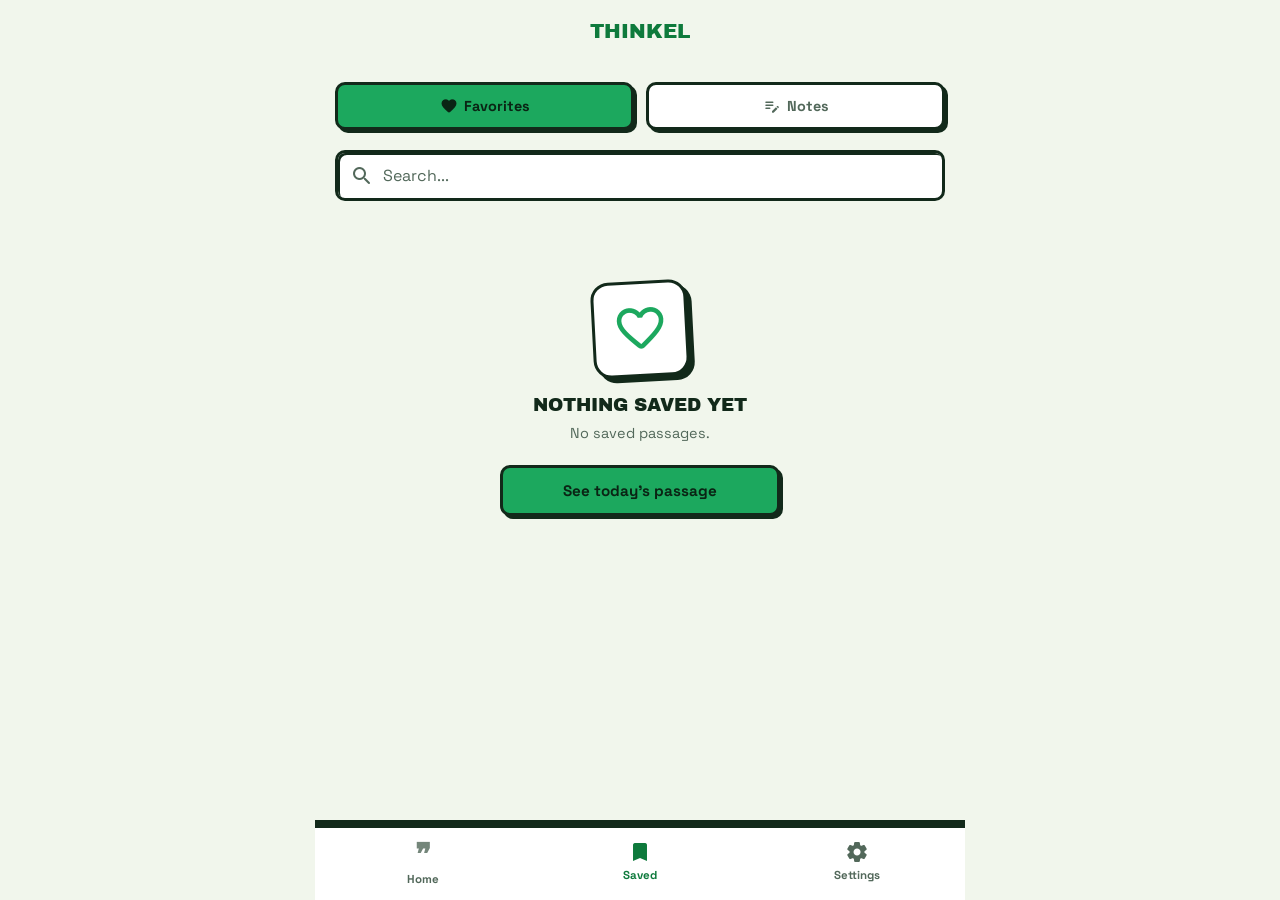
<file: public/saved.html>
<!DOCTYPE html>
<html lang="en">
<head>
    <meta charset="UTF-8">
    <meta name="viewport" content="width=device-width, initial-scale=1.0, viewport-fit=cover">
    <meta name="mobile-web-app-capable" content="yes">
    <meta name="apple-mobile-web-app-capable" content="yes">
    <meta name="apple-mobile-web-app-status-bar-style" content="black-translucent">
    <meta name="theme-color" content="#F1F6EC">
    <link rel="manifest" href="manifest.json">
    <link rel="icon" href="data:image/svg+xml,%3Csvg xmlns='http://www.w3.org/2000/svg' viewBox='0 0 32 32'%3E%3Crect x='2' y='4' width='27' height='27' rx='6' fill='%231CA85E'/%3E%3Crect x='5' y='1' width='27' height='27' rx='6' fill='%23FFFFFF' stroke='%2312291A' stroke-width='2'/%3E%3Ctext x='18' y='21' font-size='15' font-family='Arial Black,Arial,sans-serif' font-weight='900' text-anchor='middle' fill='%2312291A'%3ET%3C/text%3E%3C/svg%3E">
    <link rel="apple-touch-icon" href="icons/icon-192x192.png">
    
    <title>Saved Passages – Thinkel</title>
    <meta name="description" content="Your saved Bible passages and personal notes in the Thinkel app.">
    <meta name="robots" content="noindex, follow">
    <link rel="canonical" href="https://thinkel.labram.workers.dev/saved">
    
    <!-- Open Graph -->
    <meta property="og:type" content="website">
    <meta property="og:site_name" content="Thinkel">
    <meta property="og:url" content="https://thinkel.labram.workers.dev/saved">
    <meta property="og:title" content="Saved Passages – Thinkel">
    <meta property="og:description" content="Your saved Bible passages and personal notes.">
    <meta property="og:image" content="https://thinkel.labram.workers.dev/og-image.png">
    <meta property="og:locale" content="en_US">
    
    <link rel="preconnect" href="https://fonts.googleapis.com">
    <link rel="preconnect" href="https://fonts.gstatic.com" crossorigin>
    <link href="https://fonts.googleapis.com/icon?family=Material+Icons+Round" rel="stylesheet">
    <link href="https://fonts.googleapis.com/css2?family=Archivo+Black&family=Space+Grotesk:wght@400;500;700&family=Playfair+Display:ital,wght@0,400;0,700;1,400&display=swap" rel="stylesheet">
    <link rel="stylesheet" href="css/style.css?v=16">
</head>
<body data-page="saved">

    <div id="app-container">
        <header>
            <h1>Thinkel</h1>
        </header>

        <main>
            <h2 class="vh" data-i18n="nav_saved">Saved</h2>
            <div class="saved-tabs" role="tablist" aria-label="Saved content">
                <button type="button" class="saved-tab active" id="tab-fav" role="tab" aria-selected="true" aria-controls="saved-favorites-container" onclick="switchSavedTab('fav')">
                    <span class="material-icons-round" aria-hidden="true">favorite</span>
                    <span data-i18n="favorites">Favorites</span>
                </button>
                <button type="button" class="saved-tab" id="tab-notes" role="tab" aria-selected="false" aria-controls="saved-notes-container" onclick="switchSavedTab('notes')">
                    <span class="material-icons-round" aria-hidden="true">edit_note</span>
                    <span data-i18n="notes">Notes</span>
                </button>
            </div>

            <div class="search-container">
                <div class="search-input-wrapper">
                    <span class="material-icons-round" aria-hidden="true">search</span>
                    <input type="text" id="search-input" class="search-input" placeholder="Search..." oninput="handleSearch(this.value)">
                </div>
            </div>

            <div id="saved-favorites-container" role="tabpanel" aria-labelledby="tab-fav">
                <div id="favorites-list"></div>
                <div id="no-favorites" class="empty-state" style="display:none;">
                    <span class="material-icons-round empty-icon" aria-hidden="true">favorite_border</span>
                    <div class="empty-title" data-i18n="empty_fav_title">Nothing saved yet</div>
                    <p data-i18n="no_fav">No saved passages.</p>
                    <a href="./" class="btn btn-primary" data-i18n="empty_cta">See today's passage</a>
                </div>
            </div>

            <div id="saved-notes-container" role="tabpanel" aria-labelledby="tab-notes" style="display: none;">
                <div id="notes-list"></div>
                <div id="no-notes" class="empty-state" style="display:none;">
                    <span class="material-icons-round empty-icon" aria-hidden="true">edit_note</span>
                    <div class="empty-title" data-i18n="empty_notes_title">No thoughts yet</div>
                    <p data-i18n="no_notes">No thoughts written.</p>
                    <a href="./" class="btn btn-primary" data-i18n="empty_cta">See today's passage</a>
                </div>
            </div>
        </main>

        <!-- Bottom Navigation -->
        <nav class="bottom-nav">
            <a href="./" class="nav-item">
                <span class="nav-quote-icon" aria-hidden="true">❞</span>
                <span data-i18n="nav_today">Home</span>
            </a>
            <a href="saved" class="nav-item active">
                <span class="material-icons-round" aria-hidden="true">bookmark</span>
                <span data-i18n="nav_saved">Saved</span>
            </a>
            <a href="settings" class="nav-item">
                <span class="material-icons-round" aria-hidden="true">settings</span>
                <span data-i18n="nav_settings">Settings</span>
            </a>
        </nav>
    </div>

    <!-- Notes Modal -->
    <div id="notes-modal" class="modal-overlay" role="dialog" aria-modal="true" aria-labelledby="notes-modal-title">
        <div class="modal-card">
            <div class="modal-header">
                <h3 class="modal-title" id="notes-modal-title" data-i18n="my_thoughts">My Thoughts</h3>
                <button class="btn btn-icon-only btn-secondary" style="width:auto;" onclick="closeNotesModal()">
                    <span class="material-icons-round" aria-hidden="true">close</span>
                </button>
            </div>
            <div id="modal-quote-ref" class="modal-quote-ref">
                <span id="modal-quote-text" class="modal-quote-text">...</span>
                <span id="modal-quote-author" class="modal-quote-author">...</span>
            </div>
            
            <textarea id="modal-note-input" class="modal-note-area" placeholder="..." oninput="saveNoteFromModal()"></textarea>
            <button class="btn btn-primary" onclick="closeNotesModal()" data-i18n="save_close">Save & Close</button>
        </div>
    </div>

    <!-- Delete Modal -->
    <div id="delete-modal" class="modal-overlay" role="dialog" aria-modal="true" aria-labelledby="delete-modal-title" onclick="closeDeleteModal(event)">
        <div class="modal-card">
            <span class="material-icons-round" aria-hidden="true" style="color:var(--red); font-size:48px; display:block; width:100%; text-align:center; margin-bottom:15px;">warning</span>
            <h3 class="modal-title" style="text-align:center;" id="delete-modal-title" data-i18n="delete_confirm_title">Remove Favorite?</h3>
            <p style="color:var(--ink-soft); margin-bottom:25px; text-align:center;" id="delete-modal-text" data-i18n="delete_confirm_text">Are you sure you want to remove this passage from your favorites?</p>
            <div style="display:flex; flex-direction:column; gap:10px;">
                <button class="btn btn-secondary" onclick="closeDeleteModal(null, true)" data-i18n="cancel">Cancel</button>
                <button class="btn btn-danger" id="confirm-delete-btn" onclick="confirmDelete()" data-i18n="delete_yes">Yes, Delete</button>
            </div>
        </div>
    </div>

    <!-- Toast -->
    <div id="toast" class="toast" role="status" aria-live="polite">
        <span class="material-icons-round toast-icon" aria-hidden="true">check_circle</span>
        <span id="toast-message">Message</span>
    </div>

    <script src="js/app.js?v=16"></script>
    <script>
        // Initialize saved page
        document.addEventListener('DOMContentLoaded', () => {
            loadSettings();
            updateTexts();
            document.getElementById('search-input').value = "";
            searchQuery = "";
            renderSaved();
        });
    </script>
</body>
</html>
</file>
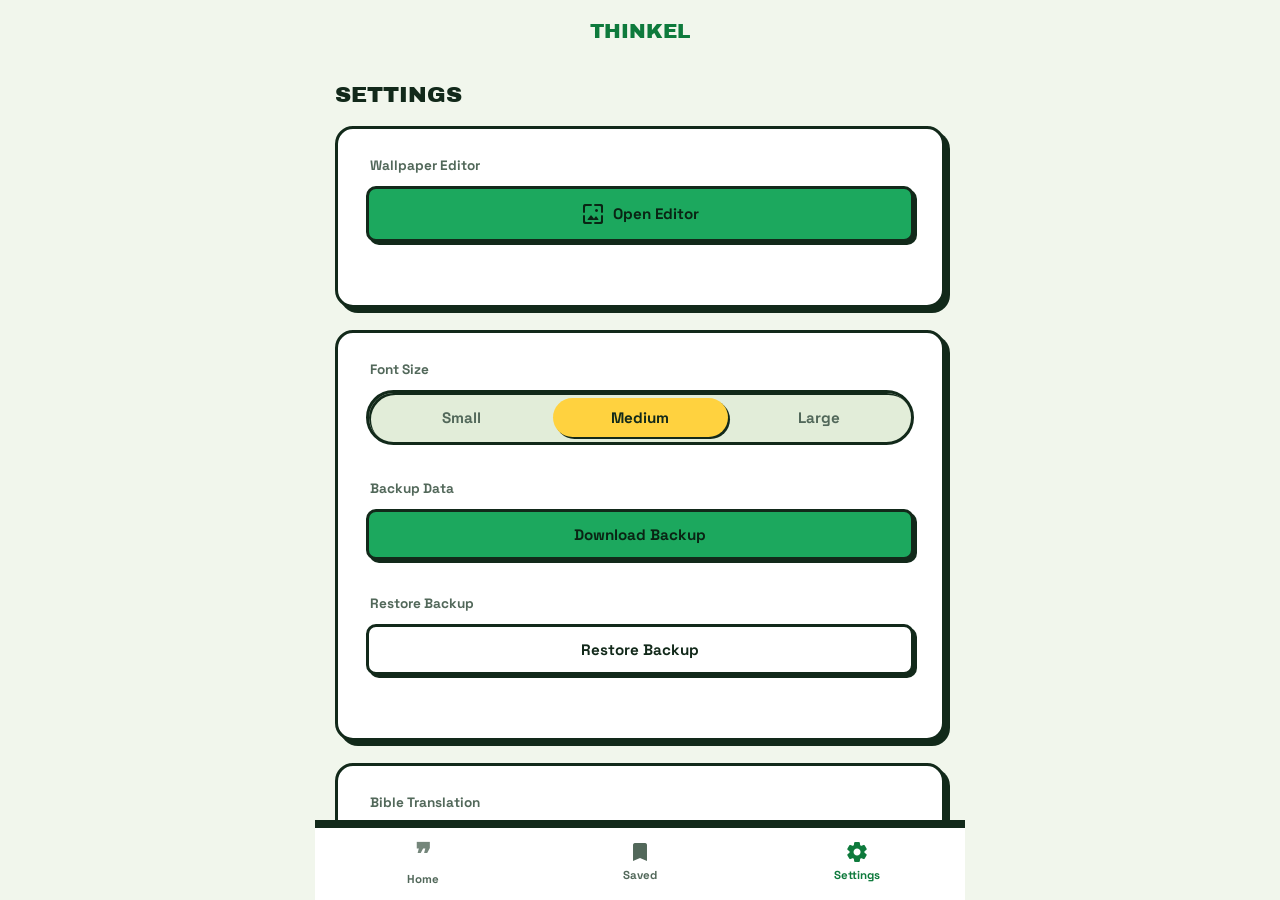
<file: public/settings.html>
<!DOCTYPE html>
<html lang="en">
<head>
    <meta charset="UTF-8">
    <meta name="viewport" content="width=device-width, initial-scale=1.0, viewport-fit=cover">
    <meta name="mobile-web-app-capable" content="yes">
    <meta name="apple-mobile-web-app-capable" content="yes">
    <meta name="apple-mobile-web-app-status-bar-style" content="black-translucent">
    <meta name="theme-color" content="#F1F6EC">
    <link rel="manifest" href="manifest.json">
    <link rel="icon" href="data:image/svg+xml,%3Csvg xmlns='http://www.w3.org/2000/svg' viewBox='0 0 32 32'%3E%3Crect x='2' y='4' width='27' height='27' rx='6' fill='%231CA85E'/%3E%3Crect x='5' y='1' width='27' height='27' rx='6' fill='%23FFFFFF' stroke='%2312291A' stroke-width='2'/%3E%3Ctext x='18' y='21' font-size='15' font-family='Arial Black,Arial,sans-serif' font-weight='900' text-anchor='middle' fill='%2312291A'%3ET%3C/text%3E%3C/svg%3E">
    <link rel="apple-touch-icon" href="icons/icon-192x192.png">
    
    <title>Settings – Thinkel</title>
    <meta name="description" content="Thinkel app settings: font size, wallpaper editor, backup.">
    <meta name="robots" content="noindex, follow">
    <link rel="canonical" href="https://thinkel.labram.workers.dev/settings">
    
    <!-- Open Graph -->
    <meta property="og:type" content="website">
    <meta property="og:site_name" content="Thinkel">
    <meta property="og:url" content="https://thinkel.labram.workers.dev/settings">
    <meta property="og:title" content="Settings – Thinkel">
    <meta property="og:description" content="Thinkel app settings: font size, wallpaper editor, backup.">
    <meta property="og:image" content="https://thinkel.labram.workers.dev/og-image.png">
    <meta property="og:locale" content="en_US">
    
    <link rel="preconnect" href="https://fonts.googleapis.com">
    <link rel="preconnect" href="https://fonts.gstatic.com" crossorigin>
    <link href="https://fonts.googleapis.com/icon?family=Material+Icons+Round" rel="stylesheet">
    <link href="https://fonts.googleapis.com/css2?family=Archivo+Black&family=Space+Grotesk:wght@400;500;700&family=Playfair+Display:ital,wght@0,400;0,700;1,400&display=swap" rel="stylesheet">
    <link rel="stylesheet" href="css/style.css?v=16">
</head>
<body data-page="settings">

    <div id="app-container">
        <header>
            <h1>Thinkel</h1>
        </header>

        <main>
            <h2 style="margin-top:0; font-size: 1.4rem; color: var(--ink); font-family: var(--font-display); font-weight: 400; text-transform: uppercase;" data-i18n="settings">Settings</h2>
            
            <div id="install-pwa-btn" class="card" style="display: none; align-items: center; justify-content: space-between; border-color: var(--green); padding: 20px;">
                <div style="display: flex; align-items: center; gap: 15px;">
                    <span class="material-icons-round" aria-hidden="true" style="color: var(--accent-color); font-size: 32px;">download_for_offline</span>
                    <div>
                        <div style="font-weight: 700; color: var(--text-primary);" data-i18n="pwa_install_title">Download App</div>
                        <div style="font-size: 0.8rem; color: var(--text-secondary);" data-i18n="pwa_install_desc">Use Thinkel anywhere, even offline.</div>
                    </div>
                </div>
                <button class="btn btn-primary" onclick="installPWA()" style="width: auto; padding: 10px 20px;" data-i18n="pwa_install_btn">Install</button>
            </div>

            <div class="card">
                <div class="setting-item" style="border-bottom: none;">
                    <span class="setting-label" data-i18n="wallpaper_editor">Wallpaper Editor</span>
                    <div class="setting-control">
                        <a href="wallpaper" class="btn btn-primary" style="text-decoration: none;">
                            <span class="material-icons-round" aria-hidden="true">wallpaper</span>
                            <span data-i18n="open_wallpaper">Open Editor</span>
                        </a>
                    </div>
                </div>
            </div>

            <div class="card">
                <div class="setting-item">
                    <label class="setting-label" id="font-size-label" data-i18n="font_size">Font Size</label>
                    <div class="segment-control" id="font-control" role="radiogroup" aria-labelledby="font-size-label">
                        <div class="segment-pill" aria-hidden="true"></div>
                        <button type="button" class="segment-opt" role="radio" aria-checked="false" data-value="small" onclick="changeFontSize('small')" data-i18n="small">Small</button>
                        <button type="button" class="segment-opt" role="radio" aria-checked="false" data-value="medium" onclick="changeFontSize('medium')" data-i18n="medium">Medium</button>
                        <button type="button" class="segment-opt" role="radio" aria-checked="false" data-value="large" onclick="changeFontSize('large')" data-i18n="large">Large</button>
                    </div>
                </div>
                <div class="setting-item">
                    <span class="setting-label" data-i18n="backup">Backup Data</span>
                    <div class="setting-control">
                        <button class="btn btn-primary" onclick="exportBackup()" data-i18n="download_backup">Download Backup</button>
                    </div>
                </div>
                <div class="setting-item" style="border-bottom: none;">
                    <span class="setting-label" data-i18n="restore">Restore Backup</span>
                    <div class="setting-control">
                        <input type="file" id="restore-file" accept=".thinkel,.json" onchange="importBackup(this)">
                        <label for="restore-file" class="btn btn-secondary" data-i18n="restore">Restore Backup</label>
                    </div>
                </div>
            </div>

            <div class="card">
                <div class="setting-item" style="border-bottom: none;">
                    <span class="setting-label">Bible Translation</span>
                    <div style="font-size: 0.85rem; color: var(--text-secondary); line-height: 1.55; text-align: right;">
                        Berean Standard Bible (BSB) — public domain.
                        Produced in cooperation with Bible Hub, Discovery Bible,
                        OpenBible.com and the Berean Bible Translation Committee.
                    </div>
                </div>
            </div>
        </main>

        <!-- Bottom Navigation -->
        <nav class="bottom-nav">
            <a href="./" class="nav-item">
                <span class="nav-quote-icon" aria-hidden="true">❞</span>
                <span data-i18n="nav_today">Home</span>
            </a>
            <a href="saved" class="nav-item">
                <span class="material-icons-round" aria-hidden="true">bookmark</span>
                <span data-i18n="nav_saved">Saved</span>
            </a>
            <a href="settings" class="nav-item active">
                <span class="material-icons-round" aria-hidden="true">settings</span>
                <span data-i18n="nav_settings">Settings</span>
            </a>
        </nav>
    </div>

    <!-- Toast -->
    <div id="toast" class="toast" role="status" aria-live="polite">
        <span class="material-icons-round toast-icon" aria-hidden="true">check_circle</span>
        <span id="toast-message">Message</span>
    </div>

    <script src="js/app.js?v=16"></script>
    <script>
        // Initialize settings page
        document.addEventListener('DOMContentLoaded', () => {
            loadSettings();
            updateTexts();
            requestAnimationFrame(() => {
                updateControlUI('font-control', localStorage.getItem('fontSize') || 'medium');
            });
        });
    </script>
</body>
</html>
</file>
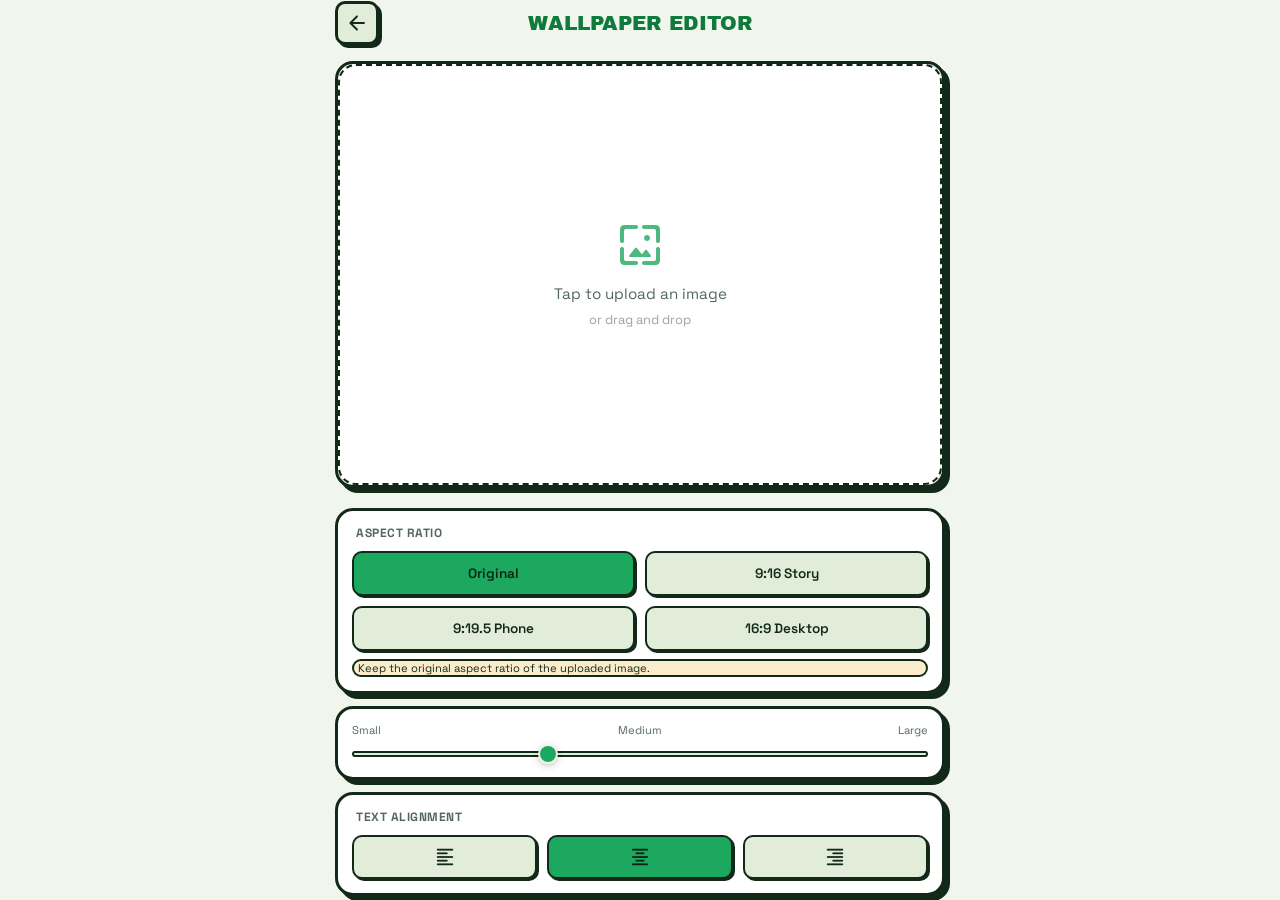
<file: public/wallpaper.html>
<!DOCTYPE html>
<html lang="en">
<head>
    <meta charset="UTF-8">
    <meta name="viewport" content="width=device-width, initial-scale=1.0, viewport-fit=cover">
    <meta name="mobile-web-app-capable" content="yes">
    <meta name="apple-mobile-web-app-capable" content="yes">
    <meta name="apple-mobile-web-app-status-bar-style" content="black-translucent">
    <meta name="theme-color" content="#F1F6EC">
    <link rel="manifest" href="manifest.json">
    <link rel="icon" href="data:image/svg+xml,%3Csvg xmlns='http://www.w3.org/2000/svg' viewBox='0 0 32 32'%3E%3Crect x='2' y='4' width='27' height='27' rx='6' fill='%231CA85E'/%3E%3Crect x='5' y='1' width='27' height='27' rx='6' fill='%23FFFFFF' stroke='%2312291A' stroke-width='2'/%3E%3Ctext x='18' y='21' font-size='15' font-family='Arial Black,Arial,sans-serif' font-weight='900' text-anchor='middle' fill='%2312291A'%3ET%3C/text%3E%3C/svg%3E">
    <link rel="apple-touch-icon" href="icons/icon-192x192.png">
    
    <title>Wallpaper Editor – Thinkel</title>
    <meta name="description" content="Create your own Bible verse wallpaper: choose aspect ratio (9:16 story, 9:19.5 phone, 16:9 desktop), font, color and text position.">
    <link rel="canonical" href="https://thinkel.labram.workers.dev/wallpaper">

    <meta property="og:type" content="website">
    <meta property="og:site_name" content="Thinkel">
    <meta property="og:url" content="https://thinkel.labram.workers.dev/wallpaper">
    <meta property="og:title" content="Wallpaper Editor – Thinkel">
    <meta property="og:description" content="Create your own Bible verse wallpaper.">
    <meta property="og:image" content="https://thinkel.labram.workers.dev/og-image.png">
    <meta property="og:locale" content="en_US">
    
    <link href="https://fonts.googleapis.com/icon?family=Material+Icons+Round" rel="stylesheet">
    <link href="https://fonts.googleapis.com/css2?family=Archivo+Black&family=Space+Grotesk:wght@400;500;700&family=Lato:wght@300;400;700&family=Playfair+Display:ital,wght@0,400;0,700;1,400&family=Caveat:wght@400;700&family=Montserrat:wght@400;600&family=Merriweather:wght@300;400;700&family=Dancing+Script:wght@400;700&display=swap" rel="stylesheet">
    <link rel="stylesheet" href="css/style.css?v=16">
    
    <style>
        :root {
            --base-font-size: 16px;
            --quote-font-size: 1.6rem;
        }
        
        html, body {
            height: 100%;
            height: 100dvh;
            overflow: hidden;
            margin: 0;
            padding: 0;
            font-size: var(--base-font-size);
        }
        
        #wallpaper-page {
            height: 100%;
            height: 100dvh;
            overflow: hidden;
        }
        
        #wallpaper-page #app-container {
            height: 100%;
            display: flex;
            flex-direction: column;
        }
        
        #wallpaper-page main {
            flex: 1;
            padding: 0;
            display: flex;
            flex-direction: column;
            overflow: hidden;
            min-height: 0;
        }
        
        .editor-container {
            flex: 1;
            display: flex;
            flex-direction: column;
            overflow: hidden;
            min-height: 0;
        }
        
        /* Preview Section */
        .preview-section {
            flex: 0 0 45%;
            position: relative;
            background: var(--surface-color);
            margin: 15px 20px 10px 20px;
            border-radius: var(--radius-xl);
            overflow: hidden;
            box-shadow: var(--shadow-soft);
            min-height: 200px;
        }
        
        #canvas-preview {
            width: 100%;
            height: 100%;
            object-fit: contain;
            background: linear-gradient(45deg, rgba(0,0,0,0.1) 25%, transparent 25%), 
                        linear-gradient(-45deg, rgba(0,0,0,0.1) 25%, transparent 25%), 
                        linear-gradient(45deg, transparent 75%, rgba(0,0,0,0.1) 75%), 
                        linear-gradient(-45deg, transparent 75%, rgba(0,0,0,0.1) 75%);
            background-size: 20px 20px;
            background-position: 0 0, 0 10px, 10px -10px, -10px 0px;
            background-color: rgba(0,0,0,0.05);
            display: block;
        }
        
        .upload-overlay {
            position: absolute;
            top: 0;
            left: 0;
            width: 100%;
            height: 100%;
            display: flex;
            flex-direction: column;
            align-items: center;
            justify-content: center;
            background: var(--surface-color);
            border: 2px dashed var(--surface-light);
            border-radius: var(--radius-xl);
            cursor: pointer;
            transition: border-color 0.2s, background-color 0.2s, transform 0.2s var(--ease);
        }
        
        .upload-overlay:hover, .upload-overlay.drag-active {
            border-color: var(--accent-color);
            background: var(--surface-light);
        }
        
        .upload-icon {
            font-size: 48px;
            color: var(--accent-color);
            margin-bottom: 15px;
            opacity: 0.8;
        }
        
        .upload-text {
            color: var(--text-secondary);
            text-align: center;
            padding: 0 20px;
            font-size: 0.95rem;
        }
        
        .upload-hint {
            font-size: 0.8rem;
            color: var(--text-secondary);
            opacity: 0.6;
            margin-top: 8px;
        }
        
        .change-image-btn {
            position: absolute;
            top: 15px;
            right: 15px;
            padding: 8px 16px;
            font-size: 0.8rem;
            cursor: pointer;
            display: none;
            align-items: center;
            gap: 6px;
            z-index: 10;
            transition: transform 0.2s var(--ease), box-shadow 0.2s var(--ease);
        }
        
        .change-image-btn.visible {
            display: flex;
        }
        
        .change-image-btn:active {
            transform: scale(0.95);
        }
        
        .image-info {
            position: absolute;
            bottom: 10px;
            left: 10px;
            padding: 4px 8px;
            font-size: 0.7rem;
            display: none;
        }
        
        .image-info.visible {
            display: block;
        }
        
        /* Controls Section */
        .controls-section {
            flex: 1;
            overflow-y: auto;
            overflow-x: hidden;
            -webkit-overflow-scrolling: touch;
            overscroll-behavior-y: contain;
            padding: 10px 20px 40px 20px;
        }
        
        .controls-section::-webkit-scrollbar {
            display: none;
        }
        
        .control-group {
            margin-bottom: 16px;
            background: var(--surface-color);
            padding: 14px;
            border-radius: var(--radius-md);
            border: 1px solid rgba(18,41,26,0.08);
            flex-shrink: 0;
        }
        
        .control-label {
            font-size: 0.75rem;
            color: var(--text-secondary);
            display: block;
            margin-bottom: 10px;
            text-transform: uppercase;
            letter-spacing: 0.5px;
            font-weight: 700;
        }
        
        /* Font Selector */
        .font-selector {
            display: grid;
            grid-template-columns: repeat(3, 1fr);
            gap: 8px;
        }
        
        .font-option {
            padding: 10px 4px;
            background: var(--surface-light);
            border: 2px solid transparent;
            border-radius: var(--radius-md);
            color: var(--text-secondary);
            text-align: center;
            cursor: pointer;
            transition: background-color 0.2s, color 0.2s, border-color 0.2s, transform 0.12s var(--ease);
            font-size: 0.8rem;
            white-space: nowrap;
            overflow: hidden;
            text-overflow: ellipsis;
            tap-highlight-color: transparent;
            -webkit-tap-highlight-color: transparent;
        }
        
        .font-option.active {
            border-color: var(--accent-color);
            color: var(--accent-color);
            background: rgba(129, 199, 132, 0.15);
        }
        
        .font-option.playfair { font-family: 'Playfair Display', serif; font-size: 0.9rem; }
        .font-option.lato { font-family: 'Lato', sans-serif; }
        .font-option.caveat { font-family: 'Caveat', cursive; font-size: 1rem; }
        .font-option.montserrat { font-family: 'Montserrat', sans-serif; font-weight: 600; }
        .font-option.merriweather { font-family: 'Merriweather', serif; font-size: 0.75rem; }
        .font-option.dancing { font-family: 'Dancing Script', cursive; font-size: 1rem; }
        
        /* Color Section */
        .color-row {
            display: flex;
            gap: 12px;
            align-items: center;
        }
        
        .color-swatch {
            width: 44px;
            height: 44px;
            border-radius: 50%;
            border: 3px solid transparent;
            cursor: pointer;
            transition: transform 0.12s var(--ease), border-color 0.2s, box-shadow 0.2s;
            position: relative;
            box-shadow: 0 2px 6px rgba(18,41,26,0.2);
            flex-shrink: 0;
        }
        
        .color-swatch.active {
            border-color: var(--accent-color);
            transform: scale(1.1);
            box-shadow: 0 0 0 2px var(--surface-color), 0 0 0 4px var(--accent-color);
        }
        
        .color-swatch.white { background: #ffffff; }
        .color-swatch.black { background: #000000; }
        
        .color-wheel {
            background: conic-gradient(from 0deg, #ff0000, #ffff00, #00ff00, #00ffff, #0000ff, #ff00ff, #ff0000);
            position: relative;
            overflow: hidden;
        }
        
        .color-wheel::after {
            content: 'colorize';
            font-family: 'Material Icons Round';
            position: absolute;
            top: 50%;
            left: 50%;
            transform: translate(-50%, -50%);
            color: white;
            font-size: 24px;
            text-shadow: 0 1px 3px rgba(0,0,0,0.5);
            pointer-events: none;
        }
        
        /* Color Picker Modal */
        .color-modal-overlay {
            position: fixed;
            top: 0;
            left: 0;
            width: 100%;
            height: 100%;
            height: 100dvh;
            background: rgba(18, 41, 26, 0.45);
            backdrop-filter: blur(8px);
            -webkit-backdrop-filter: blur(8px);
            z-index: 1000;
            display: flex;
            align-items: center;
            justify-content: center;
            opacity: 0;
            pointer-events: none;
            transition: opacity 0.3s ease;
            padding: 20px;
        }
        
        .color-modal-overlay.open {
            opacity: 1;
            pointer-events: auto;
        }
        
        .color-modal-card {
            background: var(--surface-color);
            width: 100%;
            max-width: 320px;
            border-radius: var(--radius-xl);
            padding: 25px;
            transform: scale(0.9);
            transition: transform 0.3s cubic-bezier(0.175, 0.885, 0.32, 1.275);
            max-height: 90vh;
            overflow-y: auto;
        }
        
        .color-modal-overlay.open .color-modal-card {
            transform: scale(1);
        }
        
        .color-modal-title {
            font-size: 1.2rem;
            color: var(--text-primary);
            margin: 0 0 20px 0;
            text-align: center;
            font-family: var(--font-quote);
        }
        
        .color-input-wrapper {
            position: relative;
            width: 100%;
            height: 50px;
            margin-bottom: 20px;
            border-radius: var(--radius-md);
            overflow: hidden;
            cursor: pointer;
        }
        
        #color-picker-input {
            position: absolute;
            top: -50%;
            left: -50%;
            width: 200%;
            height: 200%;
            padding: 0;
            margin: 0;
            cursor: pointer;
            border: none;
        }
        
        .color-input-label {
            position: absolute;
            top: 0;
            left: 0;
            width: 100%;
            height: 100%;
            display: flex;
            align-items: center;
            justify-content: center;
            background: var(--surface-light);
            color: var(--text-secondary);
            font-weight: 600;
            pointer-events: none;
            border-radius: var(--radius-md);
        }
        
        .recent-colors {
            margin-bottom: 20px;
        }
        
        .recent-label {
            font-size: 0.8rem;
            color: var(--text-secondary);
            margin-bottom: 10px;
            display: block;
        }
        
        .recent-grid {
            display: flex;
            gap: 10px;
            flex-wrap: wrap;
        }
        
        .recent-color {
            width: 40px;
            height: 40px;
            border-radius: 50%;
            cursor: pointer;
            border: 2px solid rgba(18,41,26,0.25);
            transition: transform 0.2s;
            box-shadow: 0 2px 4px rgba(18,41,26,0.15);
        }
        
        .recent-color:active {
            transform: scale(0.9);
        }
        
        .recent-color.empty {
            background: var(--surface-light);
            border: 2px dashed var(--text-secondary);
            opacity: 0.3;
        }
        
        .close-color-modal {
            width: 100%;
            padding: 14px;
            background: var(--surface-light);
            border: none;
            border-radius: var(--radius-md);
            color: var(--text-primary);
            font-weight: 600;
            cursor: pointer;
            font-family: var(--font-ui);
            font-size: 1rem;
            touch-action: manipulation;
        }
        
        /* Sliders */
        .slider-container {
            margin-bottom: 8px;
        }
        
        .slider-labels {
            display: flex;
            justify-content: space-between;
            font-size: 0.7rem;
            color: var(--text-secondary);
            margin-bottom: 4px;
        }
        
        input[type="range"] {
            -webkit-appearance: none;
            width: 100%;
            height: 6px;
            border-radius: 3px;
            background: var(--surface-light);
            outline: none;
            margin: 6px 0;
        }
        
        input[type="range"]::-webkit-slider-thumb {
            -webkit-appearance: none;
            width: 20px;
            height: 20px;
            border-radius: 50%;
            background: var(--accent-color);
            cursor: pointer;
            box-shadow: 0 2px 6px rgba(18,41,26,0.25);
            border: 2px solid var(--bg-color);
            transition: transform 0.1s;
        }
        
        input[type="range"]::-webkit-slider-thumb:active {
            transform: scale(1.2);
        }
        
        /* Reversed slider for Right Margin */
        input[type="range"].reversed {
            direction: rtl;
        }
        
        /* Lock Button */
        .lock-container {
            display: flex;
            align-items: center;
            justify-content: center;
            margin: -5px 0 10px 0;
        }
        
        .lock-btn {
            background: rgba(129, 199, 132, 0.2);
            border: 2px solid var(--accent-color);
            color: var(--accent-color);
            width: 36px;
            height: 36px;
            border-radius: 50%;
            display: flex;
            align-items: center;
            justify-content: center;
            cursor: pointer;
            transition: transform 0.12s var(--ease), background-color 0.2s, color 0.2s;
            font-size: 18px;
        }
        
        .lock-btn.unlocked {
            background: var(--surface-light);
            border-color: var(--text-secondary);
            color: var(--text-secondary);
            opacity: 0.5;
        }
        
        .lock-btn:active {
            transform: scale(0.9);
        }
        
        /* Alignment */
        .alignment-row {
            display: flex;
            gap: 10px;
        }
        
        .align-btn {
            flex: 1;
            height: 44px;
            background: var(--surface-light);
            border: 2px solid transparent;
            border-radius: var(--radius-md);
            color: var(--text-secondary);
            cursor: pointer;
            display: flex;
            align-items: center;
            justify-content: center;
            transition: background-color 0.2s, color 0.2s, transform 0.12s var(--ease);
            touch-action: manipulation;
        }
        
        .align-btn.active {
            border-color: var(--accent-color);
            color: var(--accent-color);
            background: rgba(129, 199, 132, 0.15);
        }
        
        .align-btn .material-icons-round {
            font-size: 22px;
        }
        
        /* Aspect Ratio Buttons */
        .ratio-row {
            display: grid;
            grid-template-columns: 1fr 1fr;
            gap: 10px;
        }
        
        .ratio-btn {
            background: var(--surface-light);
            border: 2px solid transparent;
            border-radius: var(--radius-md);
            color: var(--text-secondary);
            padding: 12px 8px;
            font-size: 0.85rem;
            font-weight: 600;
            cursor: pointer;
            transition: background-color 0.2s, color 0.2s, border-color 0.2s;
            font-family: var(--font-ui);
            touch-action: manipulation;
        }
        
        .ratio-btn.active {
            border-color: var(--accent-color);
            color: var(--accent-color);
            background: rgba(129, 199, 132, 0.15);
        }
        
        .ratio-hint {
            font-size: 0.7rem;
            color: var(--text-secondary);
            margin-top: 8px;
            padding-left: 4px;
        }
        
        /* Download Button */
        .download-btn {
            background: var(--accent-color);
            color: var(--bg-color);
            border: none;
            padding: 16px 28px;
            border-radius: 50px;
            font-size: 1rem;
            font-weight: 700;
            cursor: pointer;
            width: 100%;
            max-width: 300px;
            display: flex;
            align-items: center;
            justify-content: center;
            gap: 10px;
            margin: 20px auto 30px auto;
            transition: transform 0.15s var(--ease), box-shadow 0.15s var(--ease);
            text-transform: uppercase;
            letter-spacing: 0;
            position: relative;
            overflow: hidden;
            touch-action: manipulation;
            -webkit-tap-highlight-color: transparent;
        }
        
        .download-btn::before {
            content: '';
            position: absolute;
            top: 0;
            left: 0;
            width: 100%;
            height: 100%;
            background: linear-gradient(90deg, transparent, rgba(255,255,255,0.3), transparent);
            transform: translateX(-100%);
            pointer-events: none;
        }
        
        .download-btn:active {
            transform: translateY(2px) scale(0.98);
            box-shadow: 1px 1px 0 0 var(--shadow-c);
        }
        
        .download-btn:disabled {
            opacity: 0.4;
            cursor: not-allowed;
            background: var(--surface-light);
            color: var(--text-secondary);
            box-shadow: none;
        }
        
        .download-btn .material-icons-round {
            font-size: 20px;
        }
        
        #wallpaper-page .toast {
            position: fixed;
            top: 20px;
            left: 50%;
            transform: translateX(-50%) translateY(-100px);
            z-index: 2000;
        }
        
        #wallpaper-page .bottom-nav {
            display: none;
        }
        
        @media (min-width: 768px) {
            .preview-section {
                flex: 0 0 50%;
            }
            
            .controls-section {
                padding-bottom: 20px;
            }
            
            .download-btn {
                width: auto;
                min-width: 250px;
            }
        }
        
        @media (max-height: 600px) {
            .preview-section {
                flex: 0 0 40%;
                margin: 10px 15px 5px 15px;
            }
            
            .control-group {
                padding: 10px;
                margin-bottom: 8px;
            }
            
            .controls-section {
                padding: 5px 15px 20px 15px;
            }
        }
        /* ── Neo-brutal overlay (v3, light-only) — harmonises editor chrome with the shared tokens ── */
        html, body { overflow-x: clip; }

        .preview-section,
        .editor-container .control-group,
        .color-modal-card {
            border: var(--border-w) solid var(--ink);
            border-radius: var(--r-xl);
            box-shadow: var(--shadow-md);
            background: var(--surface);
        }

        .upload-overlay {
            border: 2px dashed var(--ink);
            background: var(--surface);
            border-radius: var(--r-xl);
        }
        .upload-overlay:hover,
        .upload-overlay.drag-active {
            background: var(--surface-2);
            border-color: var(--ink);
        }

        .change-image-btn,
        .lock-btn,
        .ratio-btn,
        .font-option,
        .align-btn,
        .close-color-modal {
            border: 2px solid var(--ink);
            border-radius: var(--r-md);
            background: var(--surface-2);
            color: var(--ink);
            box-shadow: 2px 2px 0 0 var(--shadow-c);
            transition: transform 0.12s var(--ease), box-shadow 0.12s var(--ease);
        }

        .change-image-btn:hover,
        .ratio-btn:hover,
        .font-option:hover,
        .align-btn:hover,
        .close-color-modal:hover { transform: translate(-1px, -1px); box-shadow: 3px 3px 0 0 var(--shadow-c); }

        .ratio-btn.active,
        .font-option.active,
        .align-btn.active {
            background: var(--green);
            color: var(--on-green);
            border-color: var(--ink);
        }

        .download-btn {
            border: var(--border-w) solid var(--ink);
            border-radius: var(--r-md);
            background: var(--green);
            color: var(--on-green);
            font-weight: 700;
            box-shadow: var(--shadow-sm);
            transition: transform 0.15s var(--ease), box-shadow 0.15s var(--ease);
        }

        .download-btn:hover:not(:disabled) { transform: translate(-2px, -2px); box-shadow: 5px 5px 0 0 var(--shadow-c); }
        .download-btn:disabled { opacity: 0.45; box-shadow: none; cursor: not-allowed; }

        .image-info,
        .ratio-hint {
            background: var(--gold-tint);
            border: 2px solid var(--ink);
            border-radius: var(--r-md);
            color: var(--ink);
        }

        @media (prefers-reduced-motion: reduce) {
            * { transition: none !important; animation: none !important; }
        }

        /* v12 a11y: font/color/align controls are real <button>s now — strip UA chrome */
        .font-option, .color-swatch, .align-btn {
            font-family: inherit;
            -webkit-appearance: none;
            appearance: none;
        }
        .color-swatch { padding: 0; }
    </style>
</head>
<body id="wallpaper-page">

    <div id="app-container">
        <header style="padding: 12px 20px; flex-shrink: 0;">
            <button class="back-btn" onclick="window.location.href='settings'" style="display: flex; position: absolute; left: 20px; top: 50%; transform: translateY(-50%);" aria-label="Back to settings">
                <span class="material-icons-round" aria-hidden="true">arrow_back</span>
            </button>
            <h1 data-i18n="wp_title">Wallpaper Editor</h1>
        </header>

        <main>
            <div class="editor-container">
                <!-- Top: Preview -->
                <div class="preview-section" id="drop-zone">
                    <input type="file" id="image-input" accept="image/*" style="display: none;">
                    <canvas id="canvas-preview"></canvas>
                    <div class="upload-overlay" id="upload-prompt" onclick="document.getElementById('image-input').click()">
                        <span class="material-icons-round upload-icon">wallpaper</span>
                        <div class="upload-text" data-i18n="wp_upload">Tap to upload an image</div>
                        <div class="upload-hint" data-i18n="wp_drag">or drag and drop</div>
                    </div>
                    <button class="change-image-btn" id="change-btn" onclick="document.getElementById('image-input').click()">
                        <span class="material-icons-round" style="font-size: 18px;">edit</span>
                        <span data-i18n="wp_change">Change</span>
                    </button>
                    <div class="image-info" id="image-info"></div>
                </div>

                <!-- Bottom: Controls -->
                <div class="controls-section">
                    <!-- 0. Aspect Ratio -->
                    <div class="control-group" style="margin-bottom: 12px;">
                        <label class="control-label" data-i18n="wp_ratio">Aspect Ratio</label>
                        <div class="ratio-row">
                            <button class="ratio-btn active" data-ratio="original" onclick="changeRatio('original', this)" data-i18n="wp_ratio_original">Original</button>
                            <button class="ratio-btn" data-ratio="9:16" onclick="changeRatio('9:16', this)" data-i18n="wp_ratio_story">9:16 Story</button>
                            <button class="ratio-btn" data-ratio="9:19.5" onclick="changeRatio('9:19.5', this)" data-i18n="wp_ratio_phone">9:19.5 Phone</button>
                            <button class="ratio-btn" data-ratio="16:9" onclick="changeRatio('16:9', this)" data-i18n="wp_ratio_desktop">16:9 Desktop</button>
                        </div>
                        <div class="ratio-hint" id="ratio-hint">Keep the original aspect ratio of the uploaded image.</div>
                    </div>

                    <!-- 1. Font Size -->
                    <div class="control-group" style="margin-bottom: 12px;">
                        <div class="slider-labels">
                            <span data-i18n="wp_small">Small</span>
                            <span id="size-val">Medium</span>
                            <span data-i18n="wp_large">Large</span>
                        </div>
                        <input type="range" id="font-size" min="20" max="80" value="40">
                    </div>

                    <!-- 2. Text Alignment -->
                    <div class="control-group" style="margin-bottom: 12px;">
                        <label class="control-label" data-i18n="wp_align">Text Alignment</label>
                        <div class="alignment-row">
                            <button class="align-btn" onclick="changeAlign('left', this)" title="Left" data-i18n-title="wp_left">
                                <span class="material-icons-round" aria-hidden="true">format_align_left</span>
                            </button>
                            <button class="align-btn active" onclick="changeAlign('center', this)" title="Center" data-i18n-title="wp_center">
                                <span class="material-icons-round" aria-hidden="true">format_align_center</span>
                            </button>
                            <button class="align-btn" onclick="changeAlign('right', this)" title="Right" data-i18n-title="wp_right">
                                <span class="material-icons-round" aria-hidden="true">format_align_right</span>
                            </button>
                        </div>
                    </div>

                    <!-- 3. Vertical Position -->
                    <div class="control-group" style="margin-bottom: 12px;">
                        <label class="control-label" data-i18n="wp_vertical">Vertical Position</label>
                        <div class="slider-labels">
                            <span data-i18n="wp_top">Top</span>
                            <span id="top-val">50%</span>
                            <span data-i18n="wp_bottom">Bottom</span>
                        </div>
                        <input type="range" id="top-offset" min="5" max="95" value="50">
                    </div>

                    <!-- 4. Left & Right Margins -->
                    <div class="control-group" style="margin-bottom: 12px;">
                        <div class="lock-container">
                            <button class="lock-btn" id="lock-btn" onclick="toggleLock()" title="Lock margins together" data-i18n-title="wp_lock">
                                <span class="material-icons-round" id="lock-icon">lock</span>
                            </button>
                        </div>
                        
                        <div style="display: grid; grid-template-columns: 1fr 1fr; gap: 15px;">
                            <div>
                                <div class="slider-labels">
                                    <span data-i18n="wp_left_margin">Left margin</span>
                                    <span id="left-val">10%</span>
                                </div>
                                <input type="range" id="left-offset" min="0" max="40" value="10">
                            </div>
                            <div>
                                <div class="slider-labels">
                                    <span data-i18n="wp_right_margin">Right margin</span>
                                    <span id="right-val">10%</span>
                                </div>
                                <!-- Reversed: 0 on right, 40 on left visually -->
                                <input type="range" id="right-offset" class="reversed" min="0" max="40" value="30">
                            </div>
                        </div>
                    </div>

                    <!-- 5. Font Selection -->
                    <div class="control-group" style="margin-bottom: 12px;">
                        <label class="control-label" data-i18n="wp_font">Font Style</label>
                        <div class="font-selector">
                            <button class="font-option playfair active" type="button" aria-pressed="true" onclick="changeFont('Playfair Display', this)" data-i18n="wp_f_classic">Classic</button>
                            <button class="font-option lato" type="button" aria-pressed="false" onclick="changeFont('Lato', this)" data-i18n="wp_f_clean">Clean</button>
                            <button class="font-option caveat" type="button" aria-pressed="false" onclick="changeFont('Caveat', this)" data-i18n="wp_f_relaxed">Relaxed</button>
                            <button class="font-option montserrat" type="button" aria-pressed="false" onclick="changeFont('Montserrat', this)" data-i18n="wp_f_modern">Modern</button>
                            <button class="font-option merriweather" type="button" aria-pressed="false" onclick="changeFont('Merriweather', this)" data-i18n="wp_f_elegant">Elegant</button>
                            <button class="font-option dancing" type="button" aria-pressed="false" onclick="changeFont('Dancing Script', this)" data-i18n="wp_f_script">Handwriting</button>
                        </div>
                    </div>

                    <!-- 6. Color Selection (Last) -->
                    <div class="control-group" style="margin-bottom: 16px;">
                        <label class="control-label" data-i18n="wp_color">Text Color</label>
                        <div class="color-row">
                            <button class="color-swatch white active" type="button" aria-pressed="true" onclick="changeColor('#ffffff', this)" title="White" aria-label="White" data-i18n-title="wp_c_white"></button>
                            <button class="color-swatch black" type="button" aria-pressed="false" onclick="changeColor('#000000', this)" title="Black" aria-label="Black" data-i18n-title="wp_c_black"></button>
                            <button class="color-swatch color-wheel" type="button" aria-pressed="false" onclick="openColorPicker()" title="Custom color" aria-label="Custom color" data-i18n-title="wp_c_custom"></button>
                        </div>
                    </div>

                    <!-- Download Button -->
                    <button class="download-btn" id="download-btn" onclick="downloadWallpaper()" disabled>
                        <span class="material-icons-round" aria-hidden="true">download</span>
                        <span data-i18n="wp_save">Save Wallpaper</span>
                    </button>
                </div>
            </div>
        </main>
    </div>

    <!-- Color Picker Modal -->
    <div id="color-modal" class="color-modal-overlay" role="dialog" aria-modal="true" aria-labelledby="color-modal-title" onclick="closeColorPicker(event)">
        <div class="color-modal-card" onclick="event.stopPropagation()">
            <h3 class="color-modal-title" id="color-modal-title" data-i18n="wp_pick">Pick a color</h3>
            
            <div class="color-input-wrapper" onclick="document.getElementById('color-picker-input').click()">
                <input type="color" id="color-picker-input" onchange="handleColorPick(this.value)">
                <div class="color-input-label" id="current-color-display" style="background: #81C784;" data-i18n="wp_choose">
                    Tap to choose a color
                </div>
            </div>
            
            <div class="recent-colors">
                <span class="recent-label" data-i18n="wp_recent">Recent colors</span>
                <div class="recent-grid" id="recent-colors-grid">
                    <div class="recent-color empty"></div>
                    <div class="recent-color empty"></div>
                    <div class="recent-color empty"></div>
                    <div class="recent-color empty"></div>
                    <div class="recent-color empty"></div>
                    <div class="recent-color empty"></div>
                </div>
            </div>
            
            <button class="close-color-modal" onclick="closeColorPicker()" data-i18n="wp_done">Done</button>
        </div>
    </div>

    <!-- Toast -->
    <div id="toast" class="toast" role="status" aria-live="polite">
        <span class="material-icons-round toast-icon">check_circle</span>
        <span id="toast-message">Wallpaper saved!</span>
    </div>

    <script>
        // Fallback Bible passages (same ids as data/bsb.bible.json)
        const fallbackQuotes = [
            {"id": 162, "text": "“Do not judge, or you will be judged.", "author": "Matthew 7:1"},
            {"id": 1, "text": "So they hurried off and found Mary and Joseph and the Baby, who was lying in the manger.", "author": "Luke 2:16"},
            {"id": 79, "text": "Jesus said to her, “I am the resurrection and the life. Whoever believes in Me will live, even though he dies.", "author": "John 11:25"}
        ];
        
        let currentQuotes = [];
        let currentQuote = null;
        // English-only app
        let currentLang = 'en';
        let recentColors = JSON.parse(localStorage.getItem('recentColors') || '[]');
        let marginsLocked = true;
        
        // === WALLPAPER UI TEXTS (English) ===
        const WPI18N = {
            en: {
                wp_title: 'Wallpaper Editor',
                wp_upload: 'Tap to upload an image', wp_drag: 'or drag and drop', wp_change: 'Change',
                wp_ratio: 'Aspect Ratio',
                wp_ratio_original: 'Original', wp_ratio_story: '9:16 Story', wp_ratio_phone: '9:19.5 Phone', wp_ratio_desktop: '16:9 Desktop',
                hint_original: 'Keep the original aspect ratio of the uploaded image.',
                hint_export: 'Export: {w} \u00D7 {h} px (image is center-cropped).',
                wp_small: 'Small', wp_medium: 'Medium', wp_large: 'Large',
                wp_align: 'Text Alignment', wp_left: 'Left', wp_center: 'Center', wp_right: 'Right',
                wp_vertical: 'Vertical Position', wp_top: 'Top', wp_bottom: 'Bottom',
                wp_lock: 'Lock margins together', wp_left_margin: 'Left margin', wp_right_margin: 'Right margin',
                wp_font: 'Font Style',
                wp_f_classic: 'Classic', wp_f_clean: 'Clean', wp_f_relaxed: 'Relaxed', wp_f_modern: 'Modern', wp_f_elegant: 'Elegant', wp_f_script: 'Handwriting',
                wp_color: 'Text Color', wp_c_white: 'White', wp_c_black: 'Black', wp_c_custom: 'Custom color',
                wp_save: 'Save Wallpaper',
                wp_pick: 'Pick a color', wp_choose: 'Tap to choose a color', wp_recent: 'Recent colors', wp_done: 'Done',
                toast_saved_default: 'Wallpaper saved!',
                toast_image_loaded: 'Image loaded ({w}\u00D7{h})',
                toast_saved: 'Saved: {w}\u00D7{h}px',
                toast_color: 'Color updated'
            }
        };
        
        function wpT(key) {
            const dict = WPI18N[currentLang] || WPI18N.en;
            return dict[key] || WPI18N.en[key] || key;
        }
        
        // Apply the English texts to all static wallpaper UI elements
        function applyWallpaperLanguage() {
            document.title = 'Wallpaper Editor – Thinkel';
            document.documentElement.lang = 'en';
            document.querySelectorAll('[data-i18n]').forEach(el => {
                const key = el.getAttribute('data-i18n');
                if (wpT(key) !== key) el.textContent = wpT(key);
            });
            document.querySelectorAll('[data-i18n-title]').forEach(el => {
                const key = el.getAttribute('data-i18n-title');
                if (wpT(key) !== key) el.setAttribute('title', wpT(key));
            });
            // Default slider value label (size-val is dynamic afterwards)
            const sizeVal = document.getElementById('size-val');
            if (sizeVal) sizeVal.textContent = wpT('wp_medium');
            // Ratio hint matches the current mode
            updateRatioHint();
        }
        
        function updateRatioHint() {
            const hint = document.getElementById('ratio-hint');
            if (!hint) return;
            if (ratioMode === 'original') {
                hint.textContent = wpT('hint_original');
            } else {
                const p = RATIO_PRESETS[ratioMode];
                hint.textContent = wpT('hint_export').replace('{w}', p.w).replace('{h}', p.h);
            }
        }
        
        // Store original image and dimensions
        let currentImage = null;
        let originalImage = null;
        let originalWidth = 0;
        let originalHeight = 0;
        
        let settings = {
            text: '',
            font: 'Playfair Display',
            color: '#ffffff',
            align: 'center',
            top: 50,
            leftOffset: 10,
            rightOffset: 10,
            fontSize: 40,
            shadow: true
        };

        const canvas = document.getElementById('canvas-preview');
        const ctx = canvas.getContext('2d');
        
        // Aspect ratio presets: null = keep original image ratio
        const RATIO_PRESETS = {
            'original': null,
            '9:16': { w: 1080, h: 1920 },
            '9:19.5': { w: 1080, h: 2340 },
            '16:9': { w: 1920, h: 1080 }
        };
        let ratioMode = 'original';
        
        function changeRatio(mode, element) {
            ratioMode = mode;
            document.querySelectorAll('.ratio-btn').forEach(el => el.classList.remove('active'));
            if (element) element.classList.add('active');
            updateRatioHint();
            if (currentImage) {
                setupCanvas();
                drawCanvas();
            }
        }
        
        // Apply settings from localStorage (font size; the app is light-only since v3)
        function loadAppSettings() {
            // Font size from settings
            const fontSize = localStorage.getItem('fontSize') || 'medium';
            applyFontSize(fontSize);
        }
        
        function applyFontSize(size) {
            const root = document.documentElement;
            if (size === 'small') {
                root.style.setProperty('--base-font-size', '14px');
                root.style.setProperty('--quote-font-size', '1.4rem');
            } else if (size === 'large') {
                root.style.setProperty('--base-font-size', '18px');
                root.style.setProperty('--quote-font-size', '1.8rem');
            } else {
                root.style.setProperty('--base-font-size', '16px');
                root.style.setProperty('--quote-font-size', '1.6rem');
            }
        }
        
        // Load daily passage (liturgical calendar first, date-hash fallback)
        let liturgicalDays = null;
        let calendarWrapYear = 2026;
        async function loadCalendar() {
            if (liturgicalDays) return;
            try {
                const response = await fetch('data/calendar.json', { cache: 'no-cache' });
                if (!response.ok) throw new Error('Failed to load calendar');
                const data = await response.json();
                liturgicalDays = (data && data.days) ? data.days : {};
                calendarWrapYear = (data && data.wrapYear) || 2026;
            } catch (error) {
                console.warn('calendar.json could not be loaded — using date-hash selection.', error);
                liturgicalDays = {};
            }
        }

        async function loadDailyQuote() {
            try {
                const fileName = 'data/bsb.bible.json';
                // cache: 'no-cache' => data updates appear after a simple reload
                const response = await fetch(fileName, { cache: 'no-cache' });
                if (!response.ok) throw new Error('Failed to load');
                const data = await response.json();
                currentQuotes = data.passages || [];
            } catch (error) {
                console.error(`Could not load passages JSON (if this is a SyntaxError, the JSON file has a syntax mistake, e.g. a missing comma):`, error);
                currentQuotes = fallbackQuotes.slice();
            }
            await loadCalendar();
            
            const today = new Date();
            const year = today.getFullYear();
            const month = today.getMonth();
            const day = today.getDate();
            const pad = n => String(n).padStart(2, '0');
            const dateKey = `${year}-${pad(month + 1)}-${pad(day)}`;
            let quote = null;
            if (liturgicalDays) {
                let key = liturgicalDays[dateKey] ? dateKey : null;
                if (!key) {
                    let mm = pad(month + 1), dd = pad(day);
                    if (mm === '02' && dd === '29') dd = '28';
                    const wrapped = `${calendarWrapYear}-${mm}-${dd}`;
                    if (wrapped !== dateKey && liturgicalDays[wrapped]) key = wrapped;
                }
                if (key) quote = currentQuotes.find(q => q.id === liturgicalDays[key]);
            }
            if (!quote) {
                const seed = (year * 10000) + (month * 100) + day;
                quote = currentQuotes[seed % currentQuotes.length];
            }
            currentQuote = quote;
            
            settings.text = currentQuote.text || "";
            
            if (currentImage) drawCanvas();
        }

        // Event Listeners
        document.getElementById('image-input').addEventListener('change', handleImageUpload);
        
        const dropZone = document.getElementById('drop-zone');
        dropZone.addEventListener('dragover', (e) => {
            e.preventDefault();
            document.getElementById('upload-prompt').classList.add('drag-active');
        });
        dropZone.addEventListener('dragleave', () => document.getElementById('upload-prompt').classList.remove('drag-active'));
        dropZone.addEventListener('drop', (e) => {
            e.preventDefault();
            document.getElementById('upload-prompt').classList.remove('drag-active');
            if (e.dataTransfer.files.length > 0) {
                document.getElementById('image-input').files = e.dataTransfer.files;
                handleImageUpload({ target: document.getElementById('image-input') });
            }
        });

        // Sliders
        document.getElementById('font-size').addEventListener('input', (e) => {
            settings.fontSize = parseInt(e.target.value);
            document.getElementById('size-val').textContent = settings.fontSize < 35 ? wpT('wp_small') : settings.fontSize > 60 ? wpT('wp_large') : wpT('wp_medium');
            drawCanvas();
        });

        document.getElementById('top-offset').addEventListener('input', (e) => {
            settings.top = parseInt(e.target.value);
            document.getElementById('top-val').textContent = settings.top + '%';
            drawCanvas();
        });

        document.getElementById('left-offset').addEventListener('input', (e) => {
            const val = parseInt(e.target.value);
            settings.leftOffset = val;
            document.getElementById('left-val').textContent = val + '%';
            
            if (marginsLocked) {
                settings.rightOffset = val;
                document.getElementById('right-offset').value = val;
                document.getElementById('right-val').textContent = val + '%';
            }
            drawCanvas();
        });

        document.getElementById('right-offset').addEventListener('input', (e) => {
            const val = parseInt(e.target.value);
            settings.rightOffset = val;
            document.getElementById('right-val').textContent = val + '%';
            
            if (marginsLocked) {
                settings.leftOffset = val;
                document.getElementById('left-offset').value = val;
                document.getElementById('left-val').textContent = val + '%';
            }
            drawCanvas();
        });

        function toggleLock() {
            marginsLocked = !marginsLocked;
            const btn = document.getElementById('lock-btn');
            const icon = document.getElementById('lock-icon');
            
            if (marginsLocked) {
                btn.classList.remove('unlocked');
                icon.textContent = 'lock';
                const leftVal = parseInt(document.getElementById('left-offset').value);
                settings.leftOffset = leftVal;
                settings.rightOffset = leftVal;
                document.getElementById('right-offset').value = leftVal;
                document.getElementById('left-val').textContent = leftVal + '%';
                document.getElementById('right-val').textContent = leftVal + '%';
                drawCanvas();
            } else {
                btn.classList.add('unlocked');
                icon.textContent = 'lock_open';
            }
        }

        function handleImageUpload(e) {
            const file = e.target.files[0];
            if (!file) return;

            const reader = new FileReader();
            reader.onload = (event) => {
                const img = new Image();
                img.onload = () => {
                    originalWidth = img.width;
                    originalHeight = img.height;
                    originalImage = img;
                    
                    const infoEl = document.getElementById('image-info');
                    infoEl.textContent = `${originalWidth} × ${originalHeight}`;
                    infoEl.classList.add('visible');
                    
                    currentImage = img;
                    setupCanvas();
                    document.getElementById('upload-prompt').style.display = 'none';
                    document.getElementById('change-btn').classList.add('visible');
                    document.getElementById('download-btn').disabled = false;
                    
                    drawCanvas();
                    showToast(wpT('toast_image_loaded').replace('{w}', originalWidth).replace('{h}', originalHeight));
                };
                img.src = event.target.result;
            };
            reader.readAsDataURL(file);
        }

        // Size the preview canvas according to the selected aspect ratio
        function setupCanvas() {
            let targetW, targetH;
            if (ratioMode === 'original') {
                targetW = originalWidth;
                targetH = originalHeight;
            } else {
                const p = RATIO_PRESETS[ratioMode];
                targetW = p.w;
                targetH = p.h;
            }
            
            let displayWidth = targetW;
            let displayHeight = targetH;
            const maxDisplayWidth = 1080;
            const maxDisplayHeight = 1920;
            
            if (displayWidth > maxDisplayWidth) {
                const ratio = maxDisplayWidth / displayWidth;
                displayHeight = displayHeight * ratio;
                displayWidth = maxDisplayWidth;
            }
            if (displayHeight > maxDisplayHeight) {
                const ratio = maxDisplayHeight / displayHeight;
                displayWidth = displayWidth * ratio;
                displayHeight = maxDisplayHeight;
            }
            
            canvas.width = Math.round(displayWidth);
            canvas.height = Math.round(displayHeight);
        }

        // Draw image covering the full target area (center crop)
        function drawCoverCrop(context, img, w, h) {
            const scale = Math.max(w / img.width, h / img.height);
            const sw = w / scale;
            const sh = h / scale;
            const sx = (img.width - sw) / 2;
            const sy = (img.height - sh) / 2;
            context.drawImage(img, sx, sy, sw, sh, 0, 0, w, h);
        }

        function drawCanvas() {
            if (!currentImage || !originalImage) return;
            
            ctx.clearRect(0, 0, canvas.width, canvas.height);
            if (ratioMode === 'original') {
                ctx.drawImage(originalImage, 0, 0, canvas.width, canvas.height);
            } else {
                drawCoverCrop(ctx, originalImage, canvas.width, canvas.height);
            }
            
            if (settings.text) {
                drawTextPreview();
            }
        }

        function drawTextPreview() {
            const leftX = (settings.leftOffset / 100) * canvas.width;
            const rightX = canvas.width - ((settings.rightOffset / 100) * canvas.width);
            const maxWidth = rightX - leftX;
            const centerY = (settings.top / 100) * canvas.height;
            
            // Consistent with export: font size scales with canvas width
            const sizeUnit = canvas.width / 400;
            const displayFontSize = settings.fontSize * sizeUnit;
            
            ctx.font = `${displayFontSize}px "${settings.font}"`;
            ctx.fillStyle = settings.color;
            ctx.textBaseline = 'middle';
            
            if (settings.shadow) {
                ctx.shadowColor = 'rgba(0,0,0,0.6)';
                ctx.shadowBlur = 8 * sizeUnit;
                ctx.shadowOffsetX = 2 * sizeUnit;
                ctx.shadowOffsetY = 2 * sizeUnit;
            }
            
            const lineHeight = displayFontSize * 1.3;
            const words = settings.text.split(' ');
            let line = '';
            let lines = [];
            
            for (let n = 0; n < words.length; n++) {
                const testLine = line + words[n] + ' ';
                if (ctx.measureText(testLine).width > maxWidth && n > 0) {
                    lines.push(line);
                    line = words[n] + ' ';
                } else {
                    line = testLine;
                }
            }
            lines.push(line);
            
            const totalHeight = lines.length * lineHeight;
            const startY = centerY - (totalHeight / 2) + (lineHeight / 2);
            
            lines.forEach((lineText, i) => {
                let x;
                if (settings.align === 'left') {
                    x = leftX;
                } else if (settings.align === 'right') {
                    x = rightX;
                } else {
                    x = leftX + (maxWidth / 2);
                }
                ctx.textAlign = settings.align;
                ctx.fillText(lineText.trim(), x, startY + (i * lineHeight));
            });
            
            ctx.shadowColor = 'transparent';
            ctx.shadowBlur = 0;
        }

        function downloadWallpaper() {
            if (!originalImage) return;
            
            let outW, outH;
            if (ratioMode === 'original') {
                outW = originalWidth;
                outH = originalHeight;
            } else {
                const preset = RATIO_PRESETS[ratioMode];
                outW = preset.w;
                outH = preset.h;
            }
            
            const exportCanvas = document.createElement('canvas');
            exportCanvas.width = outW;
            exportCanvas.height = outH;
            const exportCtx = exportCanvas.getContext('2d');
            
            if (ratioMode === 'original') {
                exportCtx.drawImage(originalImage, 0, 0, outW, outH);
            } else {
                drawCoverCrop(exportCtx, originalImage, outW, outH);
            }
            
            if (settings.text) {
                const leftX = (settings.leftOffset / 100) * outW;
                const rightX = outW - ((settings.rightOffset / 100) * outW);
                const maxWidth = rightX - leftX;
                const centerY = (settings.top / 100) * outH;
                
                const sizeUnit = outW / 400;
                const fontSize = settings.fontSize * sizeUnit;
                
                exportCtx.font = `${fontSize}px "${settings.font}"`;
                exportCtx.fillStyle = settings.color;
                exportCtx.textBaseline = 'middle';
                
                if (settings.shadow) {
                    exportCtx.shadowColor = 'rgba(0,0,0,0.6)';
                    exportCtx.shadowBlur = 8 * sizeUnit;
                    exportCtx.shadowOffsetX = 2 * sizeUnit;
                    exportCtx.shadowOffsetY = 2 * sizeUnit;
                }
                
                const lineHeight = fontSize * 1.3;
                const words = settings.text.split(' ');
                let line = '';
                let lines = [];
                
                for (let n = 0; n < words.length; n++) {
                    const testLine = line + words[n] + ' ';
                    if (exportCtx.measureText(testLine).width > maxWidth && n > 0) {
                        lines.push(line);
                        line = words[n] + ' ';
                    } else {
                        line = testLine;
                    }
                }
                lines.push(line);
                
                const totalHeight = lines.length * lineHeight;
                const startY = centerY - (totalHeight / 2) + (lineHeight / 2);
                
                lines.forEach((lineText, i) => {
                    let x;
                    if (settings.align === 'left') {
                        x = leftX;
                    } else if (settings.align === 'right') {
                        x = rightX;
                    } else {
                        x = leftX + (maxWidth / 2);
                    }
                    exportCtx.textAlign = settings.align;
                    exportCtx.fillText(lineText.trim(), x, startY + (i * lineHeight));
                });
            }
            
            const link = document.createElement('a');
            link.download = `thinkel-wallpaper-${outW}x${outH}-${new Date().toISOString().split('T')[0]}.png`;
            link.href = exportCanvas.toDataURL('image/png', 1.0);
            link.click();
            
            showToast(wpT('toast_saved').replace('{w}', outW).replace('{h}', outH));
        }

        function changeFont(font, element) {
            settings.font = font;
            document.querySelectorAll('.font-option').forEach(el => {
                el.classList.remove('active');
                el.setAttribute('aria-pressed', 'false');
            });
            element.classList.add('active');
            element.setAttribute('aria-pressed', 'true');
            drawCanvas();
        }

        function changeColor(color, element) {
            settings.color = color;
            document.querySelectorAll('.color-swatch').forEach(el => {
                if (!el.classList.contains('color-wheel')) {
                    el.classList.remove('active');
                    el.setAttribute('aria-pressed', 'false');
                }
            });
            if (element) {
                element.classList.add('active');
                element.setAttribute('aria-pressed', 'true');
            }
            drawCanvas();
        }

        function changeAlign(align, element) {
            settings.align = align;
            document.querySelectorAll('.align-btn').forEach(el => {
                el.classList.remove('active');
                el.setAttribute('aria-pressed', 'false');
            });
            element.classList.add('active');
            element.setAttribute('aria-pressed', 'true');
            drawCanvas();
        }

        let lastColorTrigger = null;

        function openColorPicker() {
            lastColorTrigger = document.activeElement;
            updateRecentColorsDisplay();
            const modal = document.getElementById('color-modal');
            modal.classList.add('open');
            document.body.classList.add('modal-open');
            const done = modal.querySelector('.close-color-modal');
            if (done) setTimeout(() => done.focus(), 80);
        }

        function closeColorPicker(e) {
            if (!e || e.target.id === 'color-modal' || e.target.classList.contains('close-color-modal')) {
                const modal = document.getElementById('color-modal');
                modal.classList.remove('open');
                document.body.classList.remove('modal-open');
                if (lastColorTrigger && typeof lastColorTrigger.focus === 'function') lastColorTrigger.focus();
                lastColorTrigger = null;
            }
        }

        // Escape closes the color modal (this page does not load js/app.js)
        document.addEventListener('keydown', (e) => {
            if (e.key === 'Escape' && document.getElementById('color-modal').classList.contains('open')) {
                closeColorPicker();
            }
        });

        function handleColorPick(color) {
            settings.color = color;
            document.getElementById('current-color-display').style.background = color;
            document.querySelectorAll('.color-swatch:not(.color-wheel)').forEach(el => el.classList.remove('active'));
            addToRecentColors(color);
            updateRecentColorsDisplay();
            drawCanvas();
            showToast(wpT('toast_color'));
        }

        function addToRecentColors(color) {
            recentColors = recentColors.filter(c => c !== color);
            recentColors.unshift(color);
            recentColors = recentColors.slice(0, 6);
            localStorage.setItem('recentColors', JSON.stringify(recentColors));
        }

        function updateRecentColorsDisplay() {
            const grid = document.getElementById('recent-colors-grid');
            grid.innerHTML = '';
            
            for (let i = 0; i < 6; i++) {
                const div = document.createElement('div');
                if (recentColors[i]) {
                    div.className = 'recent-color';
                    div.style.background = recentColors[i];
                    div.onclick = () => selectRecentColor(recentColors[i]);
                } else {
                    div.className = 'recent-color empty';
                }
                grid.appendChild(div);
            }
        }

        function selectRecentColor(color) {
            settings.color = color;
            document.getElementById('current-color-display').style.background = color;
            document.getElementById('color-picker-input').value = color;
            document.querySelectorAll('.color-swatch:not(.color-wheel)').forEach(el => el.classList.remove('active'));
            addToRecentColors(color);
            drawCanvas();
        }

        function showToast(message) {
            const toast = document.getElementById('toast');
            document.getElementById('toast-message').textContent = message;
            toast.classList.add('show');
            setTimeout(() => toast.classList.remove('show'), 3000);
        }

        // Init
        document.addEventListener('DOMContentLoaded', () => {
            loadAppSettings(); // Apply font size and theme from settings
            applyWallpaperLanguage(); // Apply English UI texts
            updateRecentColorsDisplay();
            loadDailyQuote();
        });

        window.addEventListener('resize', () => {
            if (currentImage) drawCanvas();
        });
    </script>
</body>
</html>
</file>
<file: css/style.css>
/* hallmark · stamp: thinkel v12 · theme: custom "neo-brutalism" (by request) · genre: playful · job: read the daily quote, reflect, note thoughts, share as image · material: real (47 quotes per language, user's own notes) · absent: metrics, photos
   critique: signature = the daily quote card with its three full-width chunky actions; phone shares straight through the system sheet, desktop gets a 2-option modal
   sweep: floor-clean (tokens only, no transition:all, focus-visible everywhere, reduced-motion fallback, user scaling restored) */

/* ═══ SELF-HOSTED DISPLAY FONT ════════════════════════════
   Archivo Black hosted locally (v8): the h1 titles stay bold even
   when Google Fonts is slow/blocked. Same design as the Google
   release; declared after Google's stylesheet, so it wins the
   cascade for the 'Archivo Black' family. */
@font-face {
    font-family: 'Archivo Black';
    src: url('../fonts/ArchivoBlack-Regular.ttf') format('truetype');
    font-weight: 400;
    font-style: normal;
    font-display: swap;
}

/* ═══════════════════════════════════════════════════════════
   THINKEL — Neo-Brutalism design system
   LIGHT-ONLY (v3): fresh sage paper, white cards, vivid green.
   The dark theme was removed per user request — no .light-theme
   overrides exist any more; leftover body classes are harmless.
   ═══════════════════════════════════════════════════════════ */

:root {
    /* Light theme — fresh sage paper (the only theme) */
    --paper:        #F1F6EC;
    --surface:      #FFFFFF;
    --surface-2:    #E2EDD9;

    --ink:          #12291A;   /* text + line colour */
    --ink-soft:     #52685A;
    --shadow-c:     #12291A;   /* hard offset shadow */

    --green:        #1CA85E;
    --green-text:   #0E7A3C;   /* darker green for TEXT only — 5.4:1 on white,
                                  5.0:1 on paper (WCAG AA); --green stays for fills/borders */
    --green-deep:   #0E3D23;
    --green-tint:   #C9ECD5;
    --on-green:     #0A2414;

    --gold:         #F2A93B;
    --gold-tint:    #FBEDCB;
    --on-gold:      #3A2703;

    --red:          #E4572E;
    --red-tint:     #FBDFD3;
    --on-red:       #3D1505;

    --yellow:       #FFD23F;

    /* structure */
    --border-w:     3px;
    --r-xl:         18px;
    --r-md:         10px;
    --r-pill:       999px;
    --shadow-sm:    3px 3px 0 0 var(--shadow-c);
    --shadow-md:    5px 5px 0 0 var(--shadow-c);
    --shadow-lg:    8px 8px 0 0 var(--shadow-c);

    /* type */
    --font-display: 'Archivo Black', 'Space Grotesk', system-ui, sans-serif;
    --font-ui:      'Space Grotesk', 'Segoe UI', system-ui, sans-serif;
    --font-quote:   'Playfair Display', Georgia, serif;

    --base-font-size: 16px;
    --quote-font-size: 1.6rem;

    --safe-area-bottom: env(safe-area-inset-bottom, 20px);

    /* ── legacy aliases (wallpaper editor + old hooks rely on these) ── */
    --bg-color:       var(--paper);
    --surface-color:  var(--surface);
    --surface-light:  var(--surface-2);
    --accent-color:   var(--green);
    --accent-gold:    var(--gold);
    --text-primary:   var(--ink);
    --text-secondary: var(--ink-soft);
    --danger:         var(--red);
    --radius-xl:      var(--r-xl);
    --radius-md:      var(--r-md);
    --radius-sm:      8px;
    --shadow-soft:    var(--shadow-md);
}

/* ═══ RESET & BASE ═══════════════════════════════════════ */
* {
    box-sizing: border-box;
    -webkit-tap-highlight-color: transparent;
}

html, body {
    font-size: var(--base-font-size);
    overflow-x: clip;
}

body {
    margin: 0;
    padding: 0;
    font-family: var(--font-ui);
    background-color: var(--paper);
    color: var(--ink);
    height: 100vh;
    /* 100dvh = the actually VISIBLE height on a phone (URL bar taken into account) */
    height: 100dvh;
    display: flex;
    flex-direction: column;
    overflow-x: clip;
    overflow-y: hidden;   /* app shell: main scrolls, body never does */
    transition: background-color 0.3s, color 0.3s;
}

/* instant focus, everywhere (Floor 6) — ink outline: visible on every surface
   (gold was ≈1.9:1 on white, v12 audit fix) */
:focus-visible {
    outline: 3px solid var(--ink);
    outline-offset: 2px;
    border-radius: 4px;
}

/* ═══ CONTAINER ══════════════════════════════════════════ */
#app-container {
    width: 100%;
    height: 100%;
    display: flex;
    flex-direction: column;
    position: relative;
}

/* ═══ HEADER ═════════════════════════════════════════════ */
header {
    padding: 20px;
    text-align: center;
    z-index: 10;
    position: relative;
}

h1 {
    margin: 0;
    font-family: var(--font-display);
    font-weight: 400;
    font-size: 1.25rem;
    letter-spacing: 0;
    color: var(--green-text);   /* was --green: 2.8:1 on paper, below the 3:1 large-text minimum */
    text-transform: uppercase;
}

.back-btn {
    position: absolute;
    left: 20px;
    top: 50%;
    transform: translateY(-50%);
    background: var(--surface-2);
    border: var(--border-w) solid var(--ink);
    color: var(--ink);
    width: 44px;
    height: 44px;
    border-radius: var(--r-md);
    cursor: pointer;
    display: none;
    align-items: center;
    justify-content: center;
    box-shadow: var(--shadow-sm);
    transition: transform 0.15s var(--ease), box-shadow 0.15s var(--ease);
}

.back-btn.show { display: flex; }

.back-btn:active { transform: translateY(-50%) translate(2px, 2px); box-shadow: 1px 1px 0 0 var(--shadow-c); }

/* ═══ MAIN CONTENT ═══════════════════════════════════════ */
main {
    flex: 1;
    overflow-y: auto;
    padding: 20px;
    /* 100px for bottom-nav + safe-area for devices with a home button */
    padding-bottom: calc(110px + env(safe-area-inset-bottom, 0px));
    scrollbar-width: none;
}

main::-webkit-scrollbar { display: none; }

.view {
    display: none;
    animation: fadeIn 0.35s ease-out;
}

.view.active { display: block; }

@keyframes fadeIn {
    from { opacity: 0; transform: translateY(10px); }
    to   { opacity: 1; transform: translateY(0); }
}

/* ═══ CARDS ══════════════════════════════════════════════ */
.card {
    background: var(--surface);
    border: var(--border-w) solid var(--ink);
    border-radius: var(--r-xl);
    padding: 28px;
    margin-bottom: 22px;
    box-shadow: var(--shadow-md);
    position: relative;
}

/* ═══ DATE CARD ══════════════════════════════════════════ */
.date-card {
    padding: 14px 20px;
    text-align: center;
    background: var(--green-tint);
    box-shadow: var(--shadow-sm);
}

.date-picker-btn {
    position: absolute;
    left: 14px;
    top: 50%;
    transform: translateY(-50%);
    background: var(--surface);
    border: 2px solid var(--ink);
    color: var(--ink);
    width: 36px;
    height: 36px;
    border-radius: var(--r-md);
    display: flex;
    align-items: center;
    justify-content: center;
    cursor: pointer;
    box-shadow: 2px 2px 0 0 var(--shadow-c);
    transition: transform 0.12s var(--ease), box-shadow 0.12s var(--ease);
    z-index: 2;
}

.date-picker-btn:active {
    transform: translateY(-50%) translate(2px, 2px);
    box-shadow: 0 0 0 0 var(--shadow-c);
}

.date-content {
    padding-left: 25px;
    text-align: center;
    flex: 1;
}

.date-label {
    font-size: 0.72rem;
    color: var(--ink);
    font-weight: 700;
    letter-spacing: 0;
    margin-bottom: 2px;
}

.date-text {
    font-size: 0.98rem;
    letter-spacing: 0;
    color: var(--green-text);   /* was --green: 3.1:1, needs 4.5:1 (bold < 19px) */
    font-weight: 700;
}

/* ═══ QUOTE STYLES ═══════════════════════════════════════ */
.quote-text {
    font-family: var(--font-quote);
    font-size: var(--quote-font-size);
    line-height: 1.45;
    margin-bottom: 20px;
    color: var(--ink);
    transition: font-size 0.2s;
    overflow-wrap: break-word;
    min-width: 0;
}

.quote-author {
    font-family: var(--font-ui);
    font-size: 0.9rem;
    color: var(--green-text);   /* was --gold: 2.0:1 on white — severe WCAG fail (v12) */
    text-align: right;
    font-weight: 700;
    margin-bottom: 25px;
}

/* ═══ ACTION BUTTONS (the three — full card width) ════════ */
.action-buttons {
    display: grid;
    grid-template-columns: repeat(3, minmax(0, 1fr));
    gap: 12px;
}

.action-btn {
    background: var(--surface-2);
    border: var(--border-w) solid var(--ink);
    color: var(--ink);
    height: 48px;
    border-radius: var(--r-md);
    cursor: pointer;
    display: flex;
    align-items: center;
    justify-content: center;
    box-shadow: var(--shadow-sm);
    transition: transform 0.12s var(--ease), box-shadow 0.12s var(--ease);
}

.action-btn:hover { transform: translate(-1px, -1px); box-shadow: 4px 4px 0 0 var(--shadow-c); }
.action-btn:active { transform: translate(2px, 2px); box-shadow: 1px 1px 0 0 var(--shadow-c); }

.action-btn.primary {
    background: var(--green);
    color: var(--on-green);
}

.action-btn.fav.active {
    color: var(--red);
    background: var(--red-tint);
}

.action-btn .material-icons-round { font-size: 24px; }

@keyframes heartPop {
    0%   { transform: scale(1); }
    50%  { transform: scale(1.35) rotate(-6deg); }
    100% { transform: scale(1); }
}

.anim-pop { animation: heartPop 0.3s cubic-bezier(0.175, 0.885, 0.32, 1.275); }

/* ═══ LONG PRESS ═════════════════════════════════════════ */
.long-press-active {
    filter: blur(4px);
    opacity: 0.6;
    transition: filter 0.2s ease, opacity 0.2s ease;
    pointer-events: none;
}

.action-row {
    display: flex;
    justify-content: flex-end;
    gap: 10px;
    margin-top: 15px;
    padding-top: 15px;
    border-top: var(--border-w) dashed var(--surface-2);
    animation: fadeIn 0.2s ease-out;
}

/* ═══ SEARCH ═════════════════════════════════════════════ */
.search-container {
    position: sticky;
    top: 0;
    background: var(--paper);
    padding: 10px 0 20px 0;
    z-index: 5;
    margin-bottom: 10px;
}

.search-input-wrapper { position: relative; width: 100%; }

.search-input-wrapper .material-icons-round {
    position: absolute;
    left: 15px;
    top: 50%;
    transform: translateY(-50%);
    color: var(--ink-soft);
    pointer-events: none;
}

.search-input {
    width: 100%;
    padding: 12px 12px 12px 45px;
    border: var(--border-w) solid var(--ink);
    border-radius: var(--r-md);
    background: var(--surface);
    color: var(--ink);
    font-family: var(--font-ui);
    font-size: 1rem;
    outline: none;
    box-shadow: inset 2px 2px 0 0 var(--shadow-c);
    transition: border-color 0.2s;
}

.search-input:focus { border-color: var(--green-text); }
.search-input:focus-visible { outline: 3px solid var(--ink); outline-offset: 2px; }
.search-input::placeholder { color: var(--ink-soft); }

/* ═══ SAVED TABS ═════════════════════════════════════════ */
.saved-tabs {
    display: flex;
    gap: 12px;
    margin-bottom: 10px;
}

.saved-tab {
    flex: 1;
    padding: 12px;
    text-align: center;
    background: var(--surface);
    border: var(--border-w) solid var(--ink);
    border-radius: var(--r-md);
    cursor: pointer;
    color: var(--ink-soft);
    font-weight: 700;
    font-size: 0.9rem;
    font-family: var(--font-ui);   /* button conversion (v12): keep the app font */
    display: flex;
    align-items: center;
    justify-content: center;
    gap: 6px;
    box-shadow: var(--shadow-sm);
    transition: transform 0.12s var(--ease), box-shadow 0.12s var(--ease), background 0.15s;
}

.saved-tab:hover { transform: translate(-1px, -1px); box-shadow: 4px 4px 0 0 var(--shadow-c); }

.saved-tab.active {
    background: var(--green);
    color: var(--on-green);
}

.saved-tab .material-icons-round { font-size: 18px; }

/* ═══ SAVED ITEMS ════════════════════════════════════════ */
.fav-item, .note-item {
    background: var(--surface);
    border: var(--border-w) solid var(--ink);
    padding: 20px;
    border-radius: var(--r-md);
    margin-bottom: 16px;
    display: block;
    box-shadow: var(--shadow-sm);
    position: relative;
}

.note-item {
    border-left: 8px solid var(--green);
    cursor: pointer;
}

.note-item:active { transform: translate(2px, 2px); box-shadow: 1px 1px 0 0 var(--shadow-c); }

.fav-content, .note-content { pointer-events: none; }

.fav-quote, .note-quote-ref {
    font-family: var(--font-quote);
    font-size: 1.1rem;
    margin-bottom: 5px;
    overflow-wrap: break-word;
}

.fav-author {
    font-size: 0.8rem;
    color: var(--ink-soft);
    font-weight: 700;
}

.note-quote-ref {
    font-size: 0.9rem;
    font-style: italic;
    opacity: 0.85;
    color: var(--ink-soft);
    margin-bottom: 4px;
    display: block;
}

.note-author {
    font-size: 0.8rem;
    color: var(--ink-soft);
    font-weight: 700;
    margin-bottom: 12px;
}

.note-body {
    font-size: 1.12rem;
    line-height: 1.5;
    white-space: pre-wrap;
    color: var(--ink);
}

/* ═══ SETTINGS ═══════════════════════════════════════════ */
.setting-item { margin-bottom: 35px; }

.setting-label {
    font-size: 0.85rem;
    color: var(--ink-soft);
    font-weight: 700;
    display: block;
    margin-bottom: 12px;
    padding-left: 4px;
}

.segment-control {
    background: var(--surface-2);
    border: var(--border-w) solid var(--ink);
    padding: 5px;
    border-radius: var(--r-pill);
    display: flex;
    position: relative;
    gap: 4px;
    box-shadow: inset 2px 2px 0 0 var(--shadow-c);
}

.segment-pill {
    position: absolute;
    top: 5px;
    bottom: 5px;
    left: 0;
    background: var(--yellow);
    border-radius: var(--r-pill);
    z-index: 1;
    box-shadow: 2px 2px 0 0 var(--shadow-c);
    transition: transform 0.3s cubic-bezier(0.4, 0.0, 0.2, 1);
}

.segment-opt {
    flex: 1;
    text-align: center;
    padding: 10px 0;
    border-radius: var(--r-pill);
    color: var(--ink-soft);
    font-size: 0.95rem;
    font-weight: 700;
    cursor: pointer;
    z-index: 2;
    position: relative;
    transition: color 0.2s;
    user-select: none;
    background: transparent;
    border: 0;
    font-family: var(--font-ui);
}

.segment-opt.active { color: var(--ink); }

input[type="file"] { display: none; }

/* ═══ WALLPAPER EDITOR (shared tokens) ═══════════════════ */
.main-container {
    flex: 1;
    display: flex;
    flex-direction: column;
    overflow: hidden;
    position: relative;
}

#editor-view {
    display: none;
    flex-direction: column;
    height: 100%;
    overflow: hidden;
    position: relative;
}

#editor-view.active { display: flex; }

.image-section {
    height: 50vh;
    min-height: 300px;
    max-height: 500px;
    position: relative;
    flex-shrink: 0;
    background-color: var(--surface-2);
    border: var(--border-w) solid var(--ink);
    border-radius: var(--r-xl);
    overflow: hidden;
    margin: 0 20px 20px 20px;
    box-shadow: var(--shadow-md);
}

#image-container {
    position: relative;
    width: 100%;
    height: 100%;
    background-size: contain;
    background-position: center;
    background-repeat: no-repeat;
    border-radius: var(--r-xl);
}

#quote-overlay {
    position: absolute;
    width: 85%;
    max-width: 320px;
    text-align: center;
    padding: 25px;
    transition: transform 0.3s var(--ease);
    z-index: 2;
    top: 50%;
    left: 50%;
    transform: translate(-50%, -50%);
}

#quote-text {
    font-family: var(--font-quote);
    font-size: var(--quote-font-size);
    color: var(--text-primary);
    line-height: 1.4;
    margin: 0;
    word-wrap: break-word;
}

#quote-author {
    font-family: var(--font-ui);
    font-size: 0.9rem;
    color: var(--gold);
    text-align: right;
    font-weight: 700;
    margin-top: 15px;
}

.controls-section {
    flex: 1;
    overflow-y: auto;
    padding: 0 20px 20px 20px;
    -webkit-overflow-scrolling: touch;
    scrollbar-width: none;
}

.controls-section::-webkit-scrollbar { display: none; }

#upload-view {
    display: none;
    flex-direction: column;
    justify-content: center;
    align-items: center;
    height: 100%;
    padding: 20px;
    animation: fadeIn 0.4s ease-out;
}

#upload-view.active { display: flex; }

#upload-card {
    display: flex;
    flex-direction: column;
    align-items: center;
    justify-content: center;
    min-height: 300px;
    border: var(--border-w) dashed var(--ink);
    cursor: pointer;
    border-radius: var(--r-xl);
    width: 100%;
    max-width: 400px;
    background: var(--surface);
    box-shadow: var(--shadow-md);
    transition: transform 0.12s var(--ease), box-shadow 0.12s var(--ease);
}

#upload-card:hover { transform: translate(-2px, -2px); box-shadow: 7px 7px 0 0 var(--shadow-c); }

#upload-icon {
    font-size: 48px;
    color: var(--green);
    margin-bottom: 15px;
}

#upload-text {
    color: var(--ink-soft);
    text-align: center;
}

.control-group { margin-bottom: 25px; }

.control-label {
    font-size: 0.85rem;
    color: var(--ink-soft);
    font-weight: 700;
    display: block;
    margin-bottom: 12px;
    padding-left: 4px;
}

/* Slider */
.slider-container { width: 100%; }

input[type="range"] {
    -webkit-appearance: none;
    appearance: none;
    width: 100%;
    height: 8px;
    border-radius: var(--r-pill);
    background: var(--surface-2);
    border: 2px solid var(--ink);
    outline: none;
}

input[type="range"]:focus-visible { outline: 3px solid var(--ink); outline-offset: 3px; }

input[type="range"]::-webkit-slider-thumb {
    -webkit-appearance: none;
    width: 22px;
    height: 22px;
    border-radius: 6px;
    background: var(--yellow);
    border: 2px solid var(--ink);
    cursor: pointer;
    box-shadow: 2px 2px 0 0 var(--shadow-c);
}

input[type="range"]::-moz-range-thumb {
    width: 22px;
    height: 22px;
    border-radius: 6px;
    background: var(--yellow);
    border: 2px solid var(--ink);
    cursor: pointer;
    box-shadow: 2px 2px 0 0 var(--shadow-c);
}

/* Color picker */
.color-row {
    display: flex;
    gap: 12px;
    align-items: center;
}

#color-picker-btn {
    width: 44px;
    height: 44px;
    border-radius: var(--r-md);
    border: var(--border-w) solid var(--ink);
    cursor: pointer;
    box-shadow: var(--shadow-sm);
    transition: transform 0.12s var(--ease), box-shadow 0.12s var(--ease);
}

#color-picker-btn:active { transform: translate(2px, 2px); box-shadow: 1px 1px 0 0 var(--shadow-c); }

.color-swatches {
    display: flex;
    gap: 10px;
    flex-wrap: wrap;
}

.color-swatch {
    width: 36px;
    height: 36px;
    border-radius: var(--r-md);
    border: 2px solid var(--ink);
    cursor: pointer;
    box-shadow: 2px 2px 0 0 var(--shadow-c);
    transition: transform 0.12s var(--ease);
}

.color-swatch.active {
    transform: scale(1.12);
    outline: 3px solid var(--ink);
    outline-offset: 2px;
}

/* Alignment buttons */
.alignment-buttons {
    display: flex;
    gap: 10px;
}

.align-btn {
    background: var(--surface-2);
    border: var(--border-w) solid var(--ink);
    color: var(--ink);
    width: 44px;
    height: 44px;
    border-radius: var(--r-md);
    cursor: pointer;
    display: flex;
    align-items: center;
    justify-content: center;
    box-shadow: var(--shadow-sm);
    transition: transform 0.12s var(--ease), box-shadow 0.12s var(--ease);
}

.align-btn.active {
    background: var(--green);
    color: var(--on-green);
}

.align-btn:active { transform: translate(2px, 2px); box-shadow: 1px 1px 0 0 var(--shadow-c); }

/* ═══ BUTTONS ════════════════════════════════════════════ */
.btn {
    background: var(--surface-2);
    border: var(--border-w) solid var(--ink);
    color: var(--ink);
    padding: 13px 20px;
    border-radius: var(--r-md);
    font-family: var(--font-ui);
    font-weight: 700;
    font-size: 0.95rem;
    cursor: pointer;
    display: flex;
    align-items: center;
    justify-content: center;
    gap: 8px;
    text-decoration: none;
    box-shadow: var(--shadow-sm);
    transition: transform 0.15s var(--ease), box-shadow 0.15s var(--ease);
    min-height: 48px;
}

.btn:hover { transform: translate(-2px, -2px); box-shadow: var(--shadow-md); }
.btn:active { transform: translate(2px, 2px); box-shadow: 1px 1px 0 0 var(--shadow-c); }
.btn:focus-visible { outline: 3px solid var(--ink); outline-offset: 3px; }

.btn-primary {
    background: var(--green);
    color: var(--on-green);
    width: 100%;
}

.btn-danger {
    background: var(--red);
    color: var(--on-red);
}

.btn-secondary {
    background: var(--surface);
    color: var(--ink);
}

.btn-icon-only {
    padding: 10px;
    width: 44px;
    height: 44px;
    flex: none;
}

/* ═══ BOTTOM NAV ═════════════════════════════════════════ */
.bottom-nav {
    position: fixed;
    bottom: 0;
    left: 0;
    width: 100%;
    padding-bottom: calc(12px + var(--safe-area-bottom));
    padding-top: 12px;
    background: var(--surface);
    border-top: var(--border-w) solid var(--ink);
    box-shadow: 0 -5px 0 0 var(--shadow-c);
    display: flex;
    justify-content: space-around;
    z-index: 100;
}

.nav-item {
    color: var(--ink-soft);
    text-decoration: none;
    display: flex;
    flex-direction: column;
    align-items: center;
    font-size: 0.72rem;
    font-weight: 700;
    gap: 4px;
    transition: color 0.2s;
    width: 64px;
    min-height: 48px;
    justify-content: flex-start;
    border-radius: var(--r-md);
}

.nav-item:hover { color: var(--ink); }
.nav-item.active { color: var(--green-text); }   /* was --green: below 4.5:1 (v12) */

.nav-item .material-icons-round { font-size: 24px; }

.nav-quote-icon {
    font-family: var(--font-quote);
    font-size: 30px;
    line-height: 1;
    margin-top: -2px;
    opacity: 0.8;
}

.nav-item.active .nav-quote-icon { opacity: 1; }

/* ═══ MODALS ═════════════════════════════════════════════ */
.modal-overlay {
    position: fixed;
    top: 0;
    left: 0;
    width: 100%;
    height: 100%;
    background: rgba(18, 41, 26, 0.45);
    backdrop-filter: blur(6px);
    -webkit-backdrop-filter: blur(6px);
    z-index: 1000;
    display: flex;
    align-items: center;
    justify-content: center;
    opacity: 0;
    pointer-events: none;
    transition: opacity 0.25s ease;
    padding-bottom: var(--safe-area-bottom);
}

.modal-overlay.open { opacity: 1; pointer-events: auto; }

.modal-card {
    background: var(--surface);
    width: 90%;
    max-width: 400px;
    max-height: 80vh;
    overflow-y: auto;
    border: var(--border-w) solid var(--ink);
    border-radius: var(--r-xl);
    padding: 25px;
    text-align: left;
    transform: scale(0.94);
    transition: transform 0.25s var(--ease);
    box-shadow: var(--shadow-lg);
    display: flex;
    flex-direction: column;
    margin-bottom: 20px;
}

.modal-overlay.open .modal-card { transform: scale(1); }

.modal-header {
    display: flex;
    justify-content: space-between;
    align-items: center;
    margin-bottom: 15px;
}

.modal-title {
    font-size: 1.2rem;
    color: var(--ink);
    margin: 0;
    font-family: var(--font-display);
    font-weight: 400;
    text-transform: uppercase;
}

.modal-quote-ref {
    background: var(--surface-2);
    border: 2px solid var(--ink);
    border-left: 8px solid var(--green);
    padding: 10px 15px;
    margin-bottom: 15px;
    border-radius: var(--r-md);
    font-size: 0.85rem;
    color: var(--ink-soft);
    display: flex;
    flex-direction: column;
    gap: 4px;
}

.modal-quote-text {
    display: block;
    color: var(--ink);
    font-family: var(--font-quote);
    font-size: 0.95rem;
    line-height: 1.35;
}

.modal-quote-author {
    font-size: 0.8rem;
    text-align: right;
    color: var(--green-deep);
    font-weight: 700;
}

.modal-note-area {
    width: 100%;
    background: var(--surface-2);
    border: var(--border-w) solid var(--ink);
    border-radius: var(--r-md);
    color: var(--ink);
    padding: 15px;
    font-family: var(--font-ui);
    font-size: 1rem;
    resize: none;
    outline: none;
    flex: 1;
    min-height: 200px;
    margin-bottom: 15px;
    box-shadow: inset 2px 2px 0 0 rgba(18, 41, 26, 0.07);
}

.modal-note-area:focus { border-color: var(--green); }

/* ═══ SHARE MODAL (v8) ══════════════════════════════════ */
/* Six options need a tighter card than the default so the note
   fits on common phones (scrollable fallback via .modal-card). */
#share-modal .modal-card { padding: 20px 22px; }
#share-modal .modal-header { margin-bottom: 12px; }
#share-modal .modal-quote-ref { margin-bottom: 12px; }

.share-options {
    display: flex;
    flex-direction: column;
    gap: 8px;
    margin-bottom: 10px;
}

.share-option {
    display: flex;
    align-items: center;
    gap: 12px;
    width: 100%;
    background: var(--surface-2);
    border: 2px solid var(--ink);
    border-radius: var(--r-md);
    padding: 7px 12px;
    cursor: pointer;
    font-family: var(--font-ui);
    color: var(--ink);
    transition: transform 0.15s var(--ease), box-shadow 0.15s var(--ease);
}

.share-option:hover { transform: translate(-2px, -2px); box-shadow: 3px 3px 0 0 var(--ink); }
.share-option:active { transform: translate(0, 0); box-shadow: 1px 1px 0 0 var(--ink); }

.share-icon {
    width: 38px;
    height: 38px;
    flex-shrink: 0;
    display: flex;
    align-items: center;
    justify-content: center;
    border: 2px solid var(--ink);
    border-radius: var(--r-sm, 8px);
    color: var(--surface);
}

.share-icon svg { width: 20px; height: 20px; fill: currentColor; display: block; }

/* v10: only 2 options in the desktop modal — download (green) + copy (soft) */
.si-download { background: var(--green); }
.si-copy     { background: var(--ink-soft); }

.share-label {
    font-weight: 700;
    font-size: 0.95rem;
    text-align: left;
    flex: 1;
}

.share-hint {
    font-size: 0.72rem;
    font-weight: 500;
    color: var(--ink-soft);
    text-transform: uppercase;
    letter-spacing: 0.04em;
    text-align: right;
}

.share-note {
    font-size: 0.72rem;
    line-height: 1.45;
    color: var(--ink-soft);
    margin: 0;
    border-top: 2px solid var(--surface-2);
    padding-top: 9px;
}

/* ═══ TOAST ══════════════════════════════════════════════ */
.toast {
    position: fixed;
    top: 20px;
    left: 50%;
    transform: translateX(-50%) translateY(-100px);
    background: var(--yellow);
    color: var(--ink);
    border: var(--border-w) solid var(--ink);
    padding: 12px 24px;
    border-radius: var(--r-md);
    box-shadow: var(--shadow-md);
    display: flex;
    align-items: center;
    gap: 10px;
    z-index: 200;
    opacity: 0;
    transition: transform 0.3s var(--ease), opacity 0.3s var(--ease);
    font-size: 0.9rem;
    font-weight: 700;
    white-space: nowrap;
    max-width: 92vw;
}

.toast.show {
    transform: translateX(-50%) translateY(0);
    opacity: 1;
}

.toast-icon { color: var(--ink); }

/* ═══ ATTRIBUTION ════════════════════════════════════════ */
.quote-source {
    font-family: var(--font-ui);
    font-size: 0.75rem;
    color: var(--ink-soft);
    text-align: right;
    font-style: italic;
    margin: -18px 0 25px 0;
    opacity: 0.85;
}

.fav-source, .note-source {
    font-size: 0.72rem;
    color: var(--ink-soft);
    opacity: 0.8;
}

/* ═══ EMPTY STATES ═══════════════════════════════════════ */
.empty-state {
    text-align: center;
    padding: 50px 20px 30px 20px;
    color: var(--ink-soft);
}

.empty-state .material-icons-round.empty-icon {
    font-size: 56px;
    display: inline-flex;
    align-items: center;
    justify-content: center;
    width: 96px;
    height: 96px;
    margin-bottom: 18px;
    color: var(--green);
    background: var(--surface);
    border: var(--border-w) solid var(--ink);
    border-radius: var(--r-xl);
    box-shadow: var(--shadow-md);
    transform: rotate(-3deg);
}

.empty-state .empty-title {
    font-family: var(--font-display);
    font-size: 1.15rem;
    color: var(--ink);
    margin-bottom: 8px;
    text-transform: uppercase;
}

.empty-state p {
    font-size: 0.9rem;
    margin: 0 0 20px 0;
    line-height: 1.5;
}

.empty-state .btn { max-width: 280px; margin: 0 auto; }

/* ═══ DESKTOP ════════════════════════════════════════════ */
@media (min-width: 600px) {
    body {
        background-color: var(--paper);
        display: flex;
        align-items: center;
        justify-content: center;
    }

    #app-container {
        width: 100%;
        max-width: 650px;
        height: 100vh;
        height: 100dvh;
        border-radius: 0;
        border: none;
        box-shadow: none;
        overflow: hidden;
    }

    .bottom-nav {
        position: absolute;
        width: 100%;
        left: 0;
    }

    .image-section { height: 45vh; }
}

/* ═══ WALLPAPER PAGE ═════════════════════════════════════ */
#wallpaper-page .bottom-nav { display: none !important; }

.back-btn.wallpaper-back {
    position: fixed;
    left: 20px;
    top: 20px;
    z-index: 1001;
}

.preview-card {
    border: var(--border-w) solid var(--ink);
    border-radius: var(--r-xl);
    margin: 20px;
    box-shadow: var(--shadow-md);
}

/* ═══ USER PREFERENCES ═══════════════════════════════════ */
@media (prefers-reduced-motion: reduce) {
    * { transition: none !important; animation: none !important; }
    .long-press-active { filter: none; opacity: 0.7; }
}

/* ═══ v12 ACCESSIBILITY HELPERS ══════════════════════════ */
/* Background scroll lock while a modal is open (toggled from app.js) */
body.modal-open { overflow: hidden; }

/* Visually hidden, still read by screen readers */
.vh {
    position: absolute;
    width: 1px;
    height: 1px;
    padding: 0;
    margin: -1px;
    overflow: hidden;
    clip: rect(0 0 0 0);
    white-space: nowrap;
    border: 0;
}

/* Buttons converted from divs (tabs / segments) — kill UA chrome */
button.saved-tab,
button.segment-opt {
    -webkit-appearance: none;
    appearance: none;
    touch-action: manipulation;
}
</file>
<file: public/css/style.css>
/* hallmark · stamp: thinkel v12 · theme: custom "neo-brutalism" (by request) · genre: playful · job: read the daily quote, reflect, note thoughts, share as image · material: real (47 quotes per language, user's own notes) · absent: metrics, photos
   critique: signature = the daily quote card with its three full-width chunky actions; phone shares straight through the system sheet, desktop gets a 2-option modal
   sweep: floor-clean (tokens only, no transition:all, focus-visible everywhere, reduced-motion fallback, user scaling restored) */

/* ═══ SELF-HOSTED DISPLAY FONT ════════════════════════════
   Archivo Black hosted locally (v8): the h1 titles stay bold even
   when Google Fonts is slow/blocked. Same design as the Google
   release; declared after Google's stylesheet, so it wins the
   cascade for the 'Archivo Black' family. */
@font-face {
    font-family: 'Archivo Black';
    src: url('../fonts/ArchivoBlack-Regular.ttf') format('truetype');
    font-weight: 400;
    font-style: normal;
    font-display: swap;
}

/* ═══════════════════════════════════════════════════════════
   THINKEL — Neo-Brutalism design system
   LIGHT-ONLY (v3): fresh sage paper, white cards, vivid green.
   The dark theme was removed per user request — no .light-theme
   overrides exist any more; leftover body classes are harmless.
   ═══════════════════════════════════════════════════════════ */

:root {
    /* Light theme — fresh sage paper (the only theme) */
    --paper:        #F1F6EC;
    --surface:      #FFFFFF;
    --surface-2:    #E2EDD9;

    --ink:          #12291A;   /* text + line colour */
    --ink-soft:     #52685A;
    --shadow-c:     #12291A;   /* hard offset shadow */

    --green:        #1CA85E;
    --green-text:   #0E7A3C;   /* darker green for TEXT only — 5.4:1 on white,
                                  5.0:1 on paper (WCAG AA); --green stays for fills/borders */
    --green-deep:   #0E3D23;
    --green-tint:   #C9ECD5;
    --on-green:     #0A2414;

    --gold:         #F2A93B;
    --gold-tint:    #FBEDCB;
    --on-gold:      #3A2703;

    --red:          #E4572E;
    --red-tint:     #FBDFD3;
    --on-red:       #3D1505;

    --yellow:       #FFD23F;

    /* structure */
    --border-w:     3px;
    --r-xl:         18px;
    --r-md:         10px;
    --r-pill:       999px;
    --shadow-sm:    3px 3px 0 0 var(--shadow-c);
    --shadow-md:    5px 5px 0 0 var(--shadow-c);
    --shadow-lg:    8px 8px 0 0 var(--shadow-c);

    /* type */
    --font-display: 'Archivo Black', 'Space Grotesk', system-ui, sans-serif;
    --font-ui:      'Space Grotesk', 'Segoe UI', system-ui, sans-serif;
    --font-quote:   'Playfair Display', Georgia, serif;

    --base-font-size: 16px;
    --quote-font-size: 1.6rem;

    --safe-area-bottom: env(safe-area-inset-bottom, 20px);

    /* ── legacy aliases (wallpaper editor + old hooks rely on these) ── */
    --bg-color:       var(--paper);
    --surface-color:  var(--surface);
    --surface-light:  var(--surface-2);
    --accent-color:   var(--green);
    --accent-gold:    var(--gold);
    --text-primary:   var(--ink);
    --text-secondary: var(--ink-soft);
    --danger:         var(--red);
    --radius-xl:      var(--r-xl);
    --radius-md:      var(--r-md);
    --radius-sm:      8px;
    --shadow-soft:    var(--shadow-md);
}

/* ═══ RESET & BASE ═══════════════════════════════════════ */
* {
    box-sizing: border-box;
    -webkit-tap-highlight-color: transparent;
}

html, body {
    font-size: var(--base-font-size);
    overflow-x: clip;
}

body {
    margin: 0;
    padding: 0;
    font-family: var(--font-ui);
    background-color: var(--paper);
    color: var(--ink);
    height: 100vh;
    /* 100dvh = the actually VISIBLE height on a phone (URL bar taken into account) */
    height: 100dvh;
    display: flex;
    flex-direction: column;
    overflow-x: clip;
    overflow-y: hidden;   /* app shell: main scrolls, body never does */
    transition: background-color 0.3s, color 0.3s;
}

/* instant focus, everywhere (Floor 6) — ink outline: visible on every surface
   (gold was ≈1.9:1 on white, v12 audit fix) */
:focus-visible {
    outline: 3px solid var(--ink);
    outline-offset: 2px;
    border-radius: 4px;
}

/* ═══ CONTAINER ══════════════════════════════════════════ */
#app-container {
    width: 100%;
    height: 100%;
    display: flex;
    flex-direction: column;
    position: relative;
}

/* ═══ HEADER ═════════════════════════════════════════════ */
header {
    padding: 20px;
    text-align: center;
    z-index: 10;
    position: relative;
}

h1 {
    margin: 0;
    font-family: var(--font-display);
    font-weight: 400;
    font-size: 1.25rem;
    letter-spacing: 0;
    color: var(--green-text);   /* was --green: 2.8:1 on paper, below the 3:1 large-text minimum */
    text-transform: uppercase;
}

.back-btn {
    position: absolute;
    left: 20px;
    top: 50%;
    transform: translateY(-50%);
    background: var(--surface-2);
    border: var(--border-w) solid var(--ink);
    color: var(--ink);
    width: 44px;
    height: 44px;
    border-radius: var(--r-md);
    cursor: pointer;
    display: none;
    align-items: center;
    justify-content: center;
    box-shadow: var(--shadow-sm);
    transition: transform 0.15s var(--ease), box-shadow 0.15s var(--ease);
}

.back-btn.show { display: flex; }

.back-btn:active { transform: translateY(-50%) translate(2px, 2px); box-shadow: 1px 1px 0 0 var(--shadow-c); }

/* ═══ MAIN CONTENT ═══════════════════════════════════════ */
main {
    flex: 1;
    overflow-y: auto;
    padding: 20px;
    /* 100px for bottom-nav + safe-area for devices with a home button */
    padding-bottom: calc(110px + env(safe-area-inset-bottom, 0px));
    scrollbar-width: none;
}

main::-webkit-scrollbar { display: none; }

.view {
    display: none;
    animation: fadeIn 0.35s ease-out;
}

.view.active { display: block; }

@keyframes fadeIn {
    from { opacity: 0; transform: translateY(10px); }
    to   { opacity: 1; transform: translateY(0); }
}

/* ═══ CARDS ══════════════════════════════════════════════ */
.card {
    background: var(--surface);
    border: var(--border-w) solid var(--ink);
    border-radius: var(--r-xl);
    padding: 28px;
    margin-bottom: 22px;
    box-shadow: var(--shadow-md);
    position: relative;
}

/* ═══ DATE CARD ══════════════════════════════════════════ */
.date-card {
    padding: 14px 20px;
    text-align: center;
    background: var(--green-tint);
    box-shadow: var(--shadow-sm);
}

.date-picker-btn {
    position: absolute;
    left: 14px;
    top: 50%;
    transform: translateY(-50%);
    background: var(--surface);
    border: 2px solid var(--ink);
    color: var(--ink);
    width: 36px;
    height: 36px;
    border-radius: var(--r-md);
    display: flex;
    align-items: center;
    justify-content: center;
    cursor: pointer;
    box-shadow: 2px 2px 0 0 var(--shadow-c);
    transition: transform 0.12s var(--ease), box-shadow 0.12s var(--ease);
    z-index: 2;
}

.date-picker-btn:active {
    transform: translateY(-50%) translate(2px, 2px);
    box-shadow: 0 0 0 0 var(--shadow-c);
}

.date-content {
    padding-left: 25px;
    text-align: center;
    flex: 1;
}

.date-label {
    font-size: 0.72rem;
    color: var(--ink);
    font-weight: 700;
    letter-spacing: 0;
    margin-bottom: 2px;
}

.date-text {
    font-size: 0.98rem;
    letter-spacing: 0;
    color: var(--green-text);   /* was --green: 3.1:1, needs 4.5:1 (bold < 19px) */
    font-weight: 700;
}

/* ═══ QUOTE STYLES ═══════════════════════════════════════ */
.quote-text {
    font-family: var(--font-quote);
    font-size: var(--quote-font-size);
    line-height: 1.45;
    margin-bottom: 20px;
    color: var(--ink);
    transition: font-size 0.2s;
    overflow-wrap: break-word;
    min-width: 0;
}

.quote-author {
    font-family: var(--font-ui);
    font-size: 0.9rem;
    color: var(--green-text);   /* was --gold: 2.0:1 on white — severe WCAG fail (v12) */
    text-align: right;
    font-weight: 700;
    margin-bottom: 25px;
}

/* ═══ ACTION BUTTONS (the three — full card width) ════════ */
.action-buttons {
    display: grid;
    grid-template-columns: repeat(3, minmax(0, 1fr));
    gap: 12px;
}

.action-btn {
    background: var(--surface-2);
    border: var(--border-w) solid var(--ink);
    color: var(--ink);
    height: 48px;
    border-radius: var(--r-md);
    cursor: pointer;
    display: flex;
    align-items: center;
    justify-content: center;
    box-shadow: var(--shadow-sm);
    transition: transform 0.12s var(--ease), box-shadow 0.12s var(--ease);
}

.action-btn:hover { transform: translate(-1px, -1px); box-shadow: 4px 4px 0 0 var(--shadow-c); }
.action-btn:active { transform: translate(2px, 2px); box-shadow: 1px 1px 0 0 var(--shadow-c); }

.action-btn.primary {
    background: var(--green);
    color: var(--on-green);
}

.action-btn.fav.active {
    color: var(--red);
    background: var(--red-tint);
}

.action-btn .material-icons-round { font-size: 24px; }

@keyframes heartPop {
    0%   { transform: scale(1); }
    50%  { transform: scale(1.35) rotate(-6deg); }
    100% { transform: scale(1); }
}

.anim-pop { animation: heartPop 0.3s cubic-bezier(0.175, 0.885, 0.32, 1.275); }

/* ═══ LONG PRESS ═════════════════════════════════════════ */
.long-press-active {
    filter: blur(4px);
    opacity: 0.6;
    transition: filter 0.2s ease, opacity 0.2s ease;
    pointer-events: none;
}

.action-row {
    display: flex;
    justify-content: flex-end;
    gap: 10px;
    margin-top: 15px;
    padding-top: 15px;
    border-top: var(--border-w) dashed var(--surface-2);
    animation: fadeIn 0.2s ease-out;
}

/* ═══ SEARCH ═════════════════════════════════════════════ */
.search-container {
    position: sticky;
    top: 0;
    background: var(--paper);
    padding: 10px 0 20px 0;
    z-index: 5;
    margin-bottom: 10px;
}

.search-input-wrapper { position: relative; width: 100%; }

.search-input-wrapper .material-icons-round {
    position: absolute;
    left: 15px;
    top: 50%;
    transform: translateY(-50%);
    color: var(--ink-soft);
    pointer-events: none;
}

.search-input {
    width: 100%;
    padding: 12px 12px 12px 45px;
    border: var(--border-w) solid var(--ink);
    border-radius: var(--r-md);
    background: var(--surface);
    color: var(--ink);
    font-family: var(--font-ui);
    font-size: 1rem;
    outline: none;
    box-shadow: inset 2px 2px 0 0 var(--shadow-c);
    transition: border-color 0.2s;
}

.search-input:focus { border-color: var(--green-text); }
.search-input:focus-visible { outline: 3px solid var(--ink); outline-offset: 2px; }
.search-input::placeholder { color: var(--ink-soft); }

/* ═══ SAVED TABS ═════════════════════════════════════════ */
.saved-tabs {
    display: flex;
    gap: 12px;
    margin-bottom: 10px;
}

.saved-tab {
    flex: 1;
    padding: 12px;
    text-align: center;
    background: var(--surface);
    border: var(--border-w) solid var(--ink);
    border-radius: var(--r-md);
    cursor: pointer;
    color: var(--ink-soft);
    font-weight: 700;
    font-size: 0.9rem;
    font-family: var(--font-ui);   /* button conversion (v12): keep the app font */
    display: flex;
    align-items: center;
    justify-content: center;
    gap: 6px;
    box-shadow: var(--shadow-sm);
    transition: transform 0.12s var(--ease), box-shadow 0.12s var(--ease), background 0.15s;
}

.saved-tab:hover { transform: translate(-1px, -1px); box-shadow: 4px 4px 0 0 var(--shadow-c); }

.saved-tab.active {
    background: var(--green);
    color: var(--on-green);
}

.saved-tab .material-icons-round { font-size: 18px; }

/* ═══ SAVED ITEMS ════════════════════════════════════════ */
.fav-item, .note-item {
    background: var(--surface);
    border: var(--border-w) solid var(--ink);
    padding: 20px;
    border-radius: var(--r-md);
    margin-bottom: 16px;
    display: block;
    box-shadow: var(--shadow-sm);
    position: relative;
}

.note-item {
    border-left: 8px solid var(--green);
    cursor: pointer;
}

.note-item:active { transform: translate(2px, 2px); box-shadow: 1px 1px 0 0 var(--shadow-c); }

.fav-content, .note-content { pointer-events: none; }

.fav-quote, .note-quote-ref {
    font-family: var(--font-quote);
    font-size: 1.1rem;
    margin-bottom: 5px;
    overflow-wrap: break-word;
}

.fav-author {
    font-size: 0.8rem;
    color: var(--ink-soft);
    font-weight: 700;
}

.note-quote-ref {
    font-size: 0.9rem;
    font-style: italic;
    opacity: 0.85;
    color: var(--ink-soft);
    margin-bottom: 4px;
    display: block;
}

.note-author {
    font-size: 0.8rem;
    color: var(--ink-soft);
    font-weight: 700;
    margin-bottom: 12px;
}

.note-body {
    font-size: 1.12rem;
    line-height: 1.5;
    white-space: pre-wrap;
    color: var(--ink);
}

/* ═══ SETTINGS ═══════════════════════════════════════════ */
.setting-item { margin-bottom: 35px; }

.setting-label {
    font-size: 0.85rem;
    color: var(--ink-soft);
    font-weight: 700;
    display: block;
    margin-bottom: 12px;
    padding-left: 4px;
}

.segment-control {
    background: var(--surface-2);
    border: var(--border-w) solid var(--ink);
    padding: 5px;
    border-radius: var(--r-pill);
    display: flex;
    position: relative;
    gap: 4px;
    box-shadow: inset 2px 2px 0 0 var(--shadow-c);
}

.segment-pill {
    position: absolute;
    top: 5px;
    bottom: 5px;
    left: 0;
    background: var(--yellow);
    border-radius: var(--r-pill);
    z-index: 1;
    box-shadow: 2px 2px 0 0 var(--shadow-c);
    transition: transform 0.3s cubic-bezier(0.4, 0.0, 0.2, 1);
}

.segment-opt {
    flex: 1;
    text-align: center;
    padding: 10px 0;
    border-radius: var(--r-pill);
    color: var(--ink-soft);
    font-size: 0.95rem;
    font-weight: 700;
    cursor: pointer;
    z-index: 2;
    position: relative;
    transition: color 0.2s;
    user-select: none;
    background: transparent;
    border: 0;
    font-family: var(--font-ui);
}

.segment-opt.active { color: var(--ink); }

input[type="file"] { display: none; }

/* ═══ WALLPAPER EDITOR (shared tokens) ═══════════════════ */
.main-container {
    flex: 1;
    display: flex;
    flex-direction: column;
    overflow: hidden;
    position: relative;
}

#editor-view {
    display: none;
    flex-direction: column;
    height: 100%;
    overflow: hidden;
    position: relative;
}

#editor-view.active { display: flex; }

.image-section {
    height: 50vh;
    min-height: 300px;
    max-height: 500px;
    position: relative;
    flex-shrink: 0;
    background-color: var(--surface-2);
    border: var(--border-w) solid var(--ink);
    border-radius: var(--r-xl);
    overflow: hidden;
    margin: 0 20px 20px 20px;
    box-shadow: var(--shadow-md);
}

#image-container {
    position: relative;
    width: 100%;
    height: 100%;
    background-size: contain;
    background-position: center;
    background-repeat: no-repeat;
    border-radius: var(--r-xl);
}

#quote-overlay {
    position: absolute;
    width: 85%;
    max-width: 320px;
    text-align: center;
    padding: 25px;
    transition: transform 0.3s var(--ease);
    z-index: 2;
    top: 50%;
    left: 50%;
    transform: translate(-50%, -50%);
}

#quote-text {
    font-family: var(--font-quote);
    font-size: var(--quote-font-size);
    color: var(--text-primary);
    line-height: 1.4;
    margin: 0;
    word-wrap: break-word;
}

#quote-author {
    font-family: var(--font-ui);
    font-size: 0.9rem;
    color: var(--gold);
    text-align: right;
    font-weight: 700;
    margin-top: 15px;
}

.controls-section {
    flex: 1;
    overflow-y: auto;
    padding: 0 20px 20px 20px;
    -webkit-overflow-scrolling: touch;
    scrollbar-width: none;
}

.controls-section::-webkit-scrollbar { display: none; }

#upload-view {
    display: none;
    flex-direction: column;
    justify-content: center;
    align-items: center;
    height: 100%;
    padding: 20px;
    animation: fadeIn 0.4s ease-out;
}

#upload-view.active { display: flex; }

#upload-card {
    display: flex;
    flex-direction: column;
    align-items: center;
    justify-content: center;
    min-height: 300px;
    border: var(--border-w) dashed var(--ink);
    cursor: pointer;
    border-radius: var(--r-xl);
    width: 100%;
    max-width: 400px;
    background: var(--surface);
    box-shadow: var(--shadow-md);
    transition: transform 0.12s var(--ease), box-shadow 0.12s var(--ease);
}

#upload-card:hover { transform: translate(-2px, -2px); box-shadow: 7px 7px 0 0 var(--shadow-c); }

#upload-icon {
    font-size: 48px;
    color: var(--green);
    margin-bottom: 15px;
}

#upload-text {
    color: var(--ink-soft);
    text-align: center;
}

.control-group { margin-bottom: 25px; }

.control-label {
    font-size: 0.85rem;
    color: var(--ink-soft);
    font-weight: 700;
    display: block;
    margin-bottom: 12px;
    padding-left: 4px;
}

/* Slider */
.slider-container { width: 100%; }

input[type="range"] {
    -webkit-appearance: none;
    appearance: none;
    width: 100%;
    height: 8px;
    border-radius: var(--r-pill);
    background: var(--surface-2);
    border: 2px solid var(--ink);
    outline: none;
}

input[type="range"]:focus-visible { outline: 3px solid var(--ink); outline-offset: 3px; }

input[type="range"]::-webkit-slider-thumb {
    -webkit-appearance: none;
    width: 22px;
    height: 22px;
    border-radius: 6px;
    background: var(--yellow);
    border: 2px solid var(--ink);
    cursor: pointer;
    box-shadow: 2px 2px 0 0 var(--shadow-c);
}

input[type="range"]::-moz-range-thumb {
    width: 22px;
    height: 22px;
    border-radius: 6px;
    background: var(--yellow);
    border: 2px solid var(--ink);
    cursor: pointer;
    box-shadow: 2px 2px 0 0 var(--shadow-c);
}

/* Color picker */
.color-row {
    display: flex;
    gap: 12px;
    align-items: center;
}

#color-picker-btn {
    width: 44px;
    height: 44px;
    border-radius: var(--r-md);
    border: var(--border-w) solid var(--ink);
    cursor: pointer;
    box-shadow: var(--shadow-sm);
    transition: transform 0.12s var(--ease), box-shadow 0.12s var(--ease);
}

#color-picker-btn:active { transform: translate(2px, 2px); box-shadow: 1px 1px 0 0 var(--shadow-c); }

.color-swatches {
    display: flex;
    gap: 10px;
    flex-wrap: wrap;
}

.color-swatch {
    width: 36px;
    height: 36px;
    border-radius: var(--r-md);
    border: 2px solid var(--ink);
    cursor: pointer;
    box-shadow: 2px 2px 0 0 var(--shadow-c);
    transition: transform 0.12s var(--ease);
}

.color-swatch.active {
    transform: scale(1.12);
    outline: 3px solid var(--ink);
    outline-offset: 2px;
}

/* Alignment buttons */
.alignment-buttons {
    display: flex;
    gap: 10px;
}

.align-btn {
    background: var(--surface-2);
    border: var(--border-w) solid var(--ink);
    color: var(--ink);
    width: 44px;
    height: 44px;
    border-radius: var(--r-md);
    cursor: pointer;
    display: flex;
    align-items: center;
    justify-content: center;
    box-shadow: var(--shadow-sm);
    transition: transform 0.12s var(--ease), box-shadow 0.12s var(--ease);
}

.align-btn.active {
    background: var(--green);
    color: var(--on-green);
}

.align-btn:active { transform: translate(2px, 2px); box-shadow: 1px 1px 0 0 var(--shadow-c); }

/* ═══ BUTTONS ════════════════════════════════════════════ */
.btn {
    background: var(--surface-2);
    border: var(--border-w) solid var(--ink);
    color: var(--ink);
    padding: 13px 20px;
    border-radius: var(--r-md);
    font-family: var(--font-ui);
    font-weight: 700;
    font-size: 0.95rem;
    cursor: pointer;
    display: flex;
    align-items: center;
    justify-content: center;
    gap: 8px;
    text-decoration: none;
    box-shadow: var(--shadow-sm);
    transition: transform 0.15s var(--ease), box-shadow 0.15s var(--ease);
    min-height: 48px;
}

.btn:hover { transform: translate(-2px, -2px); box-shadow: var(--shadow-md); }
.btn:active { transform: translate(2px, 2px); box-shadow: 1px 1px 0 0 var(--shadow-c); }
.btn:focus-visible { outline: 3px solid var(--ink); outline-offset: 3px; }

.btn-primary {
    background: var(--green);
    color: var(--on-green);
    width: 100%;
}

.btn-danger {
    background: var(--red);
    color: var(--on-red);
}

.btn-secondary {
    background: var(--surface);
    color: var(--ink);
}

.btn-icon-only {
    padding: 10px;
    width: 44px;
    height: 44px;
    flex: none;
}

/* ═══ BOTTOM NAV ═════════════════════════════════════════ */
.bottom-nav {
    position: fixed;
    bottom: 0;
    left: 0;
    width: 100%;
    padding-bottom: calc(12px + var(--safe-area-bottom));
    padding-top: 12px;
    background: var(--surface);
    border-top: var(--border-w) solid var(--ink);
    box-shadow: 0 -5px 0 0 var(--shadow-c);
    display: flex;
    justify-content: space-around;
    z-index: 100;
}

.nav-item {
    color: var(--ink-soft);
    text-decoration: none;
    display: flex;
    flex-direction: column;
    align-items: center;
    font-size: 0.72rem;
    font-weight: 700;
    gap: 4px;
    transition: color 0.2s;
    width: 64px;
    min-height: 48px;
    justify-content: flex-start;
    border-radius: var(--r-md);
}

.nav-item:hover { color: var(--ink); }
.nav-item.active { color: var(--green-text); }   /* was --green: below 4.5:1 (v12) */

.nav-item .material-icons-round { font-size: 24px; }

.nav-quote-icon {
    font-family: var(--font-quote);
    font-size: 30px;
    line-height: 1;
    margin-top: -2px;
    opacity: 0.8;
}

.nav-item.active .nav-quote-icon { opacity: 1; }

/* ═══ MODALS ═════════════════════════════════════════════ */
.modal-overlay {
    position: fixed;
    top: 0;
    left: 0;
    width: 100%;
    height: 100%;
    background: rgba(18, 41, 26, 0.45);
    backdrop-filter: blur(6px);
    -webkit-backdrop-filter: blur(6px);
    z-index: 1000;
    display: flex;
    align-items: center;
    justify-content: center;
    opacity: 0;
    pointer-events: none;
    transition: opacity 0.25s ease;
    padding-bottom: var(--safe-area-bottom);
}

.modal-overlay.open { opacity: 1; pointer-events: auto; }

.modal-card {
    background: var(--surface);
    width: 90%;
    max-width: 400px;
    max-height: 80vh;
    overflow-y: auto;
    border: var(--border-w) solid var(--ink);
    border-radius: var(--r-xl);
    padding: 25px;
    text-align: left;
    transform: scale(0.94);
    transition: transform 0.25s var(--ease);
    box-shadow: var(--shadow-lg);
    display: flex;
    flex-direction: column;
    margin-bottom: 20px;
}

.modal-overlay.open .modal-card { transform: scale(1); }

.modal-header {
    display: flex;
    justify-content: space-between;
    align-items: center;
    margin-bottom: 15px;
}

.modal-title {
    font-size: 1.2rem;
    color: var(--ink);
    margin: 0;
    font-family: var(--font-display);
    font-weight: 400;
    text-transform: uppercase;
}

.modal-quote-ref {
    background: var(--surface-2);
    border: 2px solid var(--ink);
    border-left: 8px solid var(--green);
    padding: 10px 15px;
    margin-bottom: 15px;
    border-radius: var(--r-md);
    font-size: 0.85rem;
    color: var(--ink-soft);
    display: flex;
    flex-direction: column;
    gap: 4px;
}

.modal-quote-text {
    display: block;
    color: var(--ink);
    font-family: var(--font-quote);
    font-size: 0.95rem;
    line-height: 1.35;
}

.modal-quote-author {
    font-size: 0.8rem;
    text-align: right;
    color: var(--green-deep);
    font-weight: 700;
}

.modal-note-area {
    width: 100%;
    background: var(--surface-2);
    border: var(--border-w) solid var(--ink);
    border-radius: var(--r-md);
    color: var(--ink);
    padding: 15px;
    font-family: var(--font-ui);
    font-size: 1rem;
    resize: none;
    outline: none;
    flex: 1;
    min-height: 200px;
    margin-bottom: 15px;
    box-shadow: inset 2px 2px 0 0 rgba(18, 41, 26, 0.07);
}

.modal-note-area:focus { border-color: var(--green); }

/* ═══ SHARE MODAL (v8) ══════════════════════════════════ */
/* Six options need a tighter card than the default so the note
   fits on common phones (scrollable fallback via .modal-card). */
#share-modal .modal-card { padding: 20px 22px; }
#share-modal .modal-header { margin-bottom: 12px; }
#share-modal .modal-quote-ref { margin-bottom: 12px; }

.share-options {
    display: flex;
    flex-direction: column;
    gap: 8px;
    margin-bottom: 10px;
}

.share-option {
    display: flex;
    align-items: center;
    gap: 12px;
    width: 100%;
    background: var(--surface-2);
    border: 2px solid var(--ink);
    border-radius: var(--r-md);
    padding: 7px 12px;
    cursor: pointer;
    font-family: var(--font-ui);
    color: var(--ink);
    transition: transform 0.15s var(--ease), box-shadow 0.15s var(--ease);
}

.share-option:hover { transform: translate(-2px, -2px); box-shadow: 3px 3px 0 0 var(--ink); }
.share-option:active { transform: translate(0, 0); box-shadow: 1px 1px 0 0 var(--ink); }

.share-icon {
    width: 38px;
    height: 38px;
    flex-shrink: 0;
    display: flex;
    align-items: center;
    justify-content: center;
    border: 2px solid var(--ink);
    border-radius: var(--r-sm, 8px);
    color: var(--surface);
}

.share-icon svg { width: 20px; height: 20px; fill: currentColor; display: block; }

/* v10: only 2 options in the desktop modal — download (green) + copy (soft) */
.si-download { background: var(--green); }
.si-copy     { background: var(--ink-soft); }

.share-label {
    font-weight: 700;
    font-size: 0.95rem;
    text-align: left;
    flex: 1;
}

.share-hint {
    font-size: 0.72rem;
    font-weight: 500;
    color: var(--ink-soft);
    text-transform: uppercase;
    letter-spacing: 0.04em;
    text-align: right;
}

.share-note {
    font-size: 0.72rem;
    line-height: 1.45;
    color: var(--ink-soft);
    margin: 0;
    border-top: 2px solid var(--surface-2);
    padding-top: 9px;
}

/* ═══ TOAST ══════════════════════════════════════════════ */
.toast {
    position: fixed;
    top: 20px;
    left: 50%;
    transform: translateX(-50%) translateY(-100px);
    background: var(--yellow);
    color: var(--ink);
    border: var(--border-w) solid var(--ink);
    padding: 12px 24px;
    border-radius: var(--r-md);
    box-shadow: var(--shadow-md);
    display: flex;
    align-items: center;
    gap: 10px;
    z-index: 200;
    opacity: 0;
    transition: transform 0.3s var(--ease), opacity 0.3s var(--ease);
    font-size: 0.9rem;
    font-weight: 700;
    white-space: nowrap;
    max-width: 92vw;
}

.toast.show {
    transform: translateX(-50%) translateY(0);
    opacity: 1;
}

.toast-icon { color: var(--ink); }

/* ═══ ATTRIBUTION ════════════════════════════════════════ */
.quote-source {
    font-family: var(--font-ui);
    font-size: 0.75rem;
    color: var(--ink-soft);
    text-align: right;
    font-style: italic;
    margin: -18px 0 25px 0;
    opacity: 0.85;
}

.fav-source, .note-source {
    font-size: 0.72rem;
    color: var(--ink-soft);
    opacity: 0.8;
}

/* ═══ EMPTY STATES ═══════════════════════════════════════ */
.empty-state {
    text-align: center;
    padding: 50px 20px 30px 20px;
    color: var(--ink-soft);
}

.empty-state .material-icons-round.empty-icon {
    font-size: 56px;
    display: inline-flex;
    align-items: center;
    justify-content: center;
    width: 96px;
    height: 96px;
    margin-bottom: 18px;
    color: var(--green);
    background: var(--surface);
    border: var(--border-w) solid var(--ink);
    border-radius: var(--r-xl);
    box-shadow: var(--shadow-md);
    transform: rotate(-3deg);
}

.empty-state .empty-title {
    font-family: var(--font-display);
    font-size: 1.15rem;
    color: var(--ink);
    margin-bottom: 8px;
    text-transform: uppercase;
}

.empty-state p {
    font-size: 0.9rem;
    margin: 0 0 20px 0;
    line-height: 1.5;
}

.empty-state .btn { max-width: 280px; margin: 0 auto; }

/* ═══ DESKTOP ════════════════════════════════════════════ */
@media (min-width: 600px) {
    body {
        background-color: var(--paper);
        display: flex;
        align-items: center;
        justify-content: center;
    }

    #app-container {
        width: 100%;
        max-width: 650px;
        height: 100vh;
        height: 100dvh;
        border-radius: 0;
        border: none;
        box-shadow: none;
        overflow: hidden;
    }

    .bottom-nav {
        position: absolute;
        width: 100%;
        left: 0;
    }

    .image-section { height: 45vh; }
}

/* ═══ WALLPAPER PAGE ═════════════════════════════════════ */
#wallpaper-page .bottom-nav { display: none !important; }

.back-btn.wallpaper-back {
    position: fixed;
    left: 20px;
    top: 20px;
    z-index: 1001;
}

.preview-card {
    border: var(--border-w) solid var(--ink);
    border-radius: var(--r-xl);
    margin: 20px;
    box-shadow: var(--shadow-md);
}

/* ═══ USER PREFERENCES ═══════════════════════════════════ */
@media (prefers-reduced-motion: reduce) {
    * { transition: none !important; animation: none !important; }
    .long-press-active { filter: none; opacity: 0.7; }
}

/* ═══ v12 ACCESSIBILITY HELPERS ══════════════════════════ */
/* Background scroll lock while a modal is open (toggled from app.js) */
body.modal-open { overflow: hidden; }

/* Visually hidden, still read by screen readers */
.vh {
    position: absolute;
    width: 1px;
    height: 1px;
    padding: 0;
    margin: -1px;
    overflow: hidden;
    clip: rect(0 0 0 0);
    white-space: nowrap;
    border: 0;
}

/* Buttons converted from divs (tabs / segments) — kill UA chrome */
button.saved-tab,
button.segment-opt {
    -webkit-appearance: none;
    appearance: none;
    touch-action: manipulation;
}
</file>
